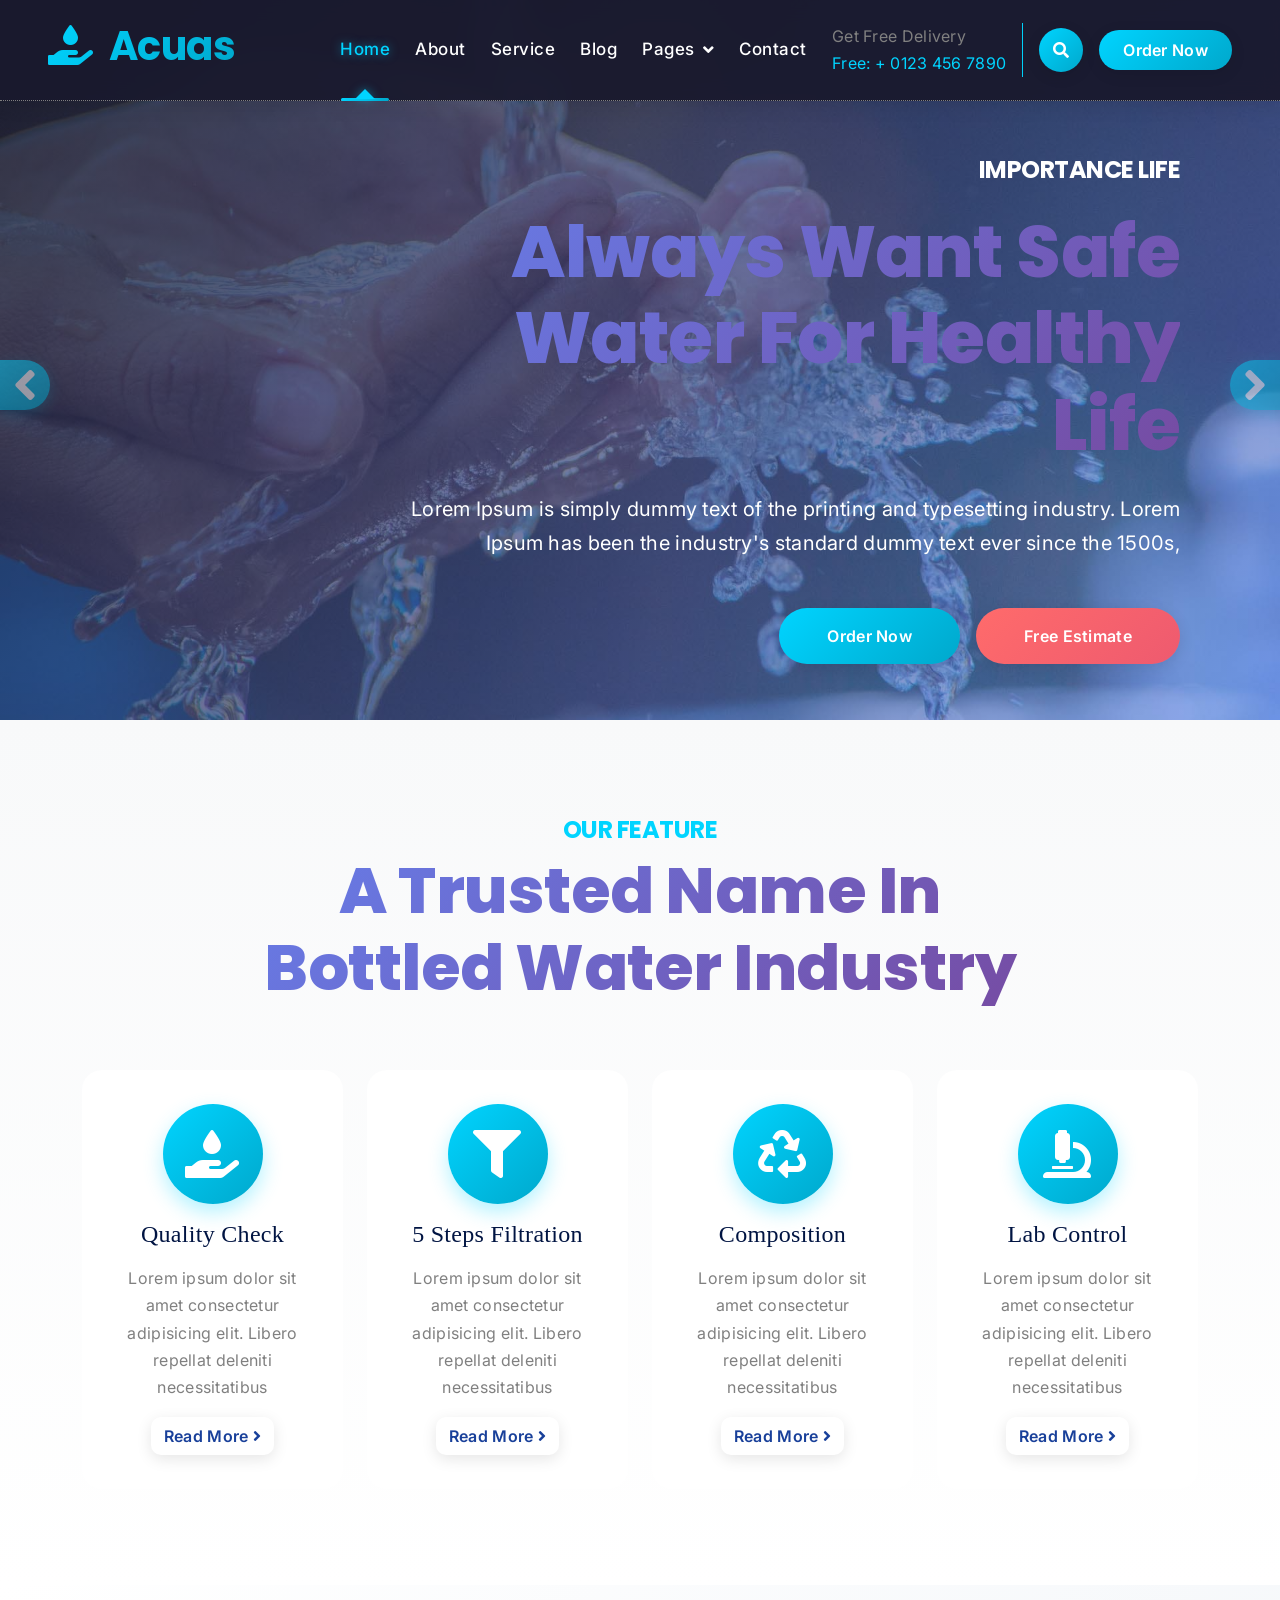
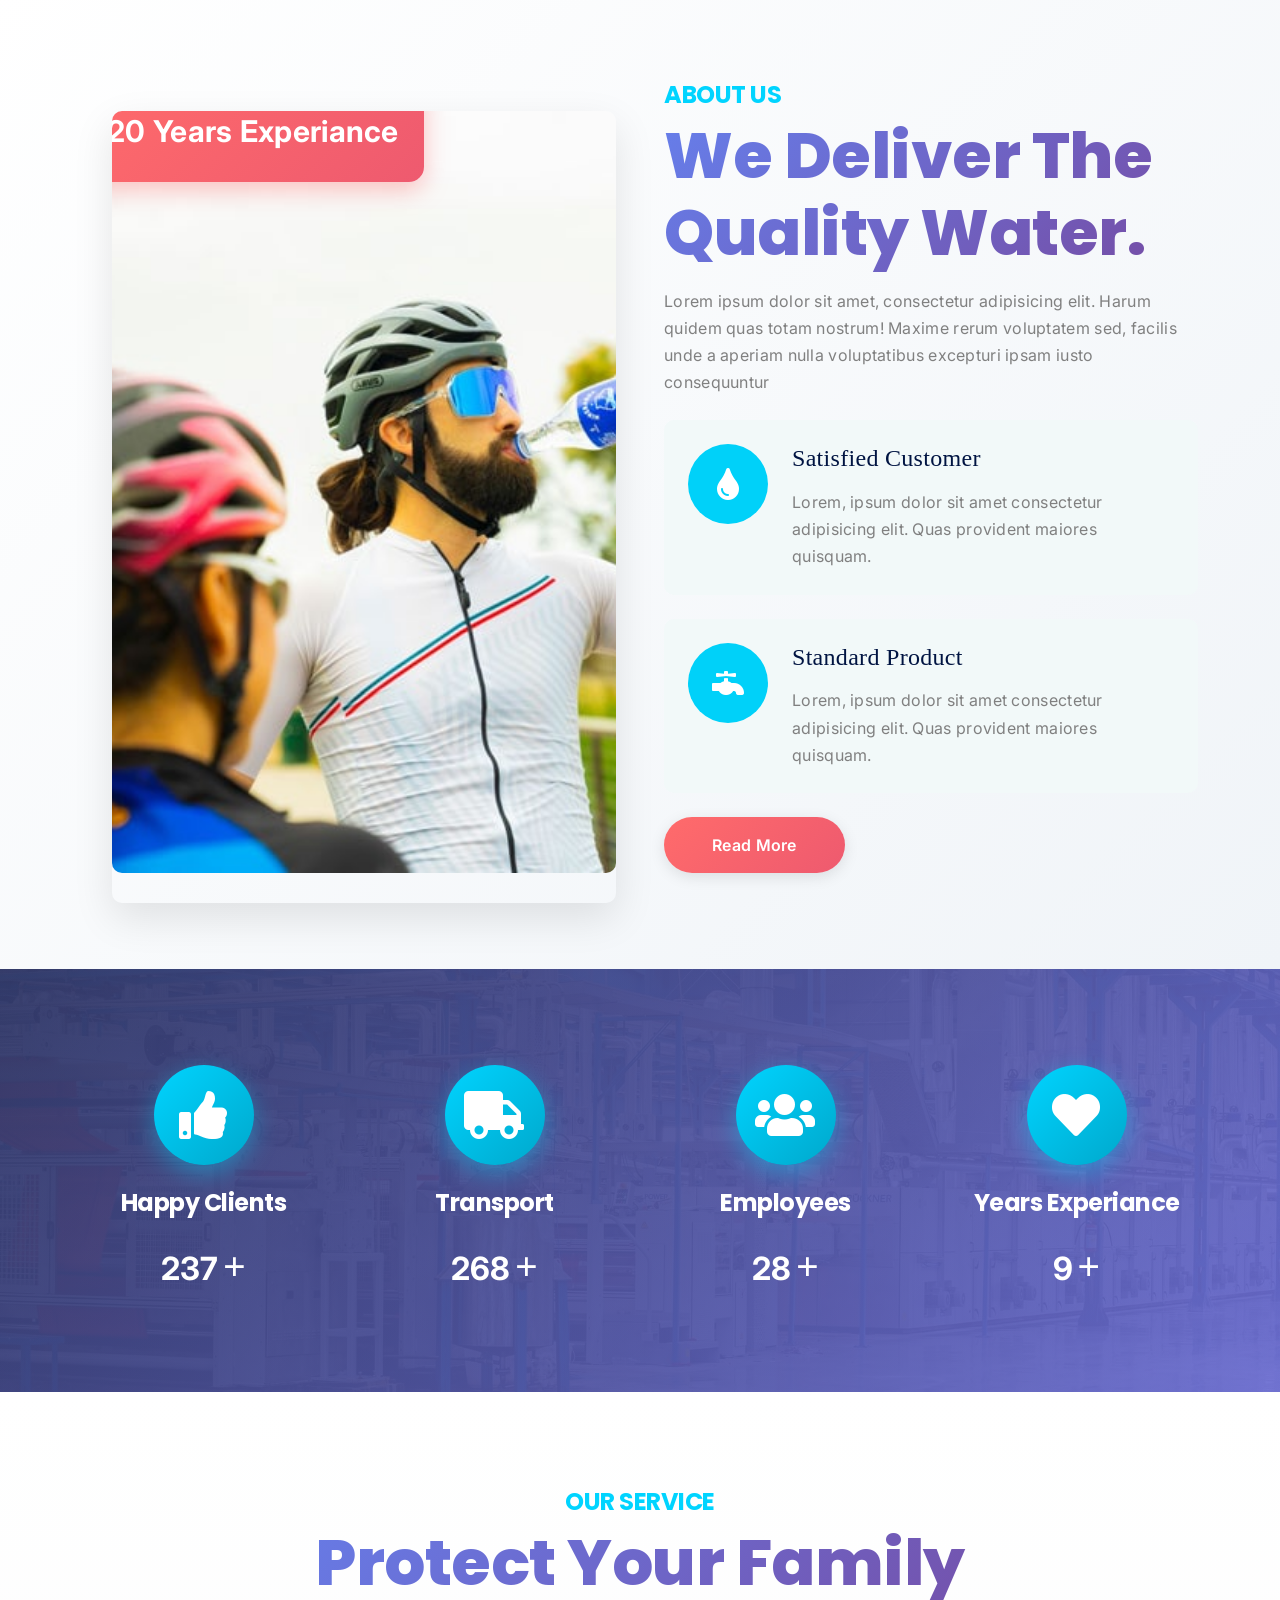
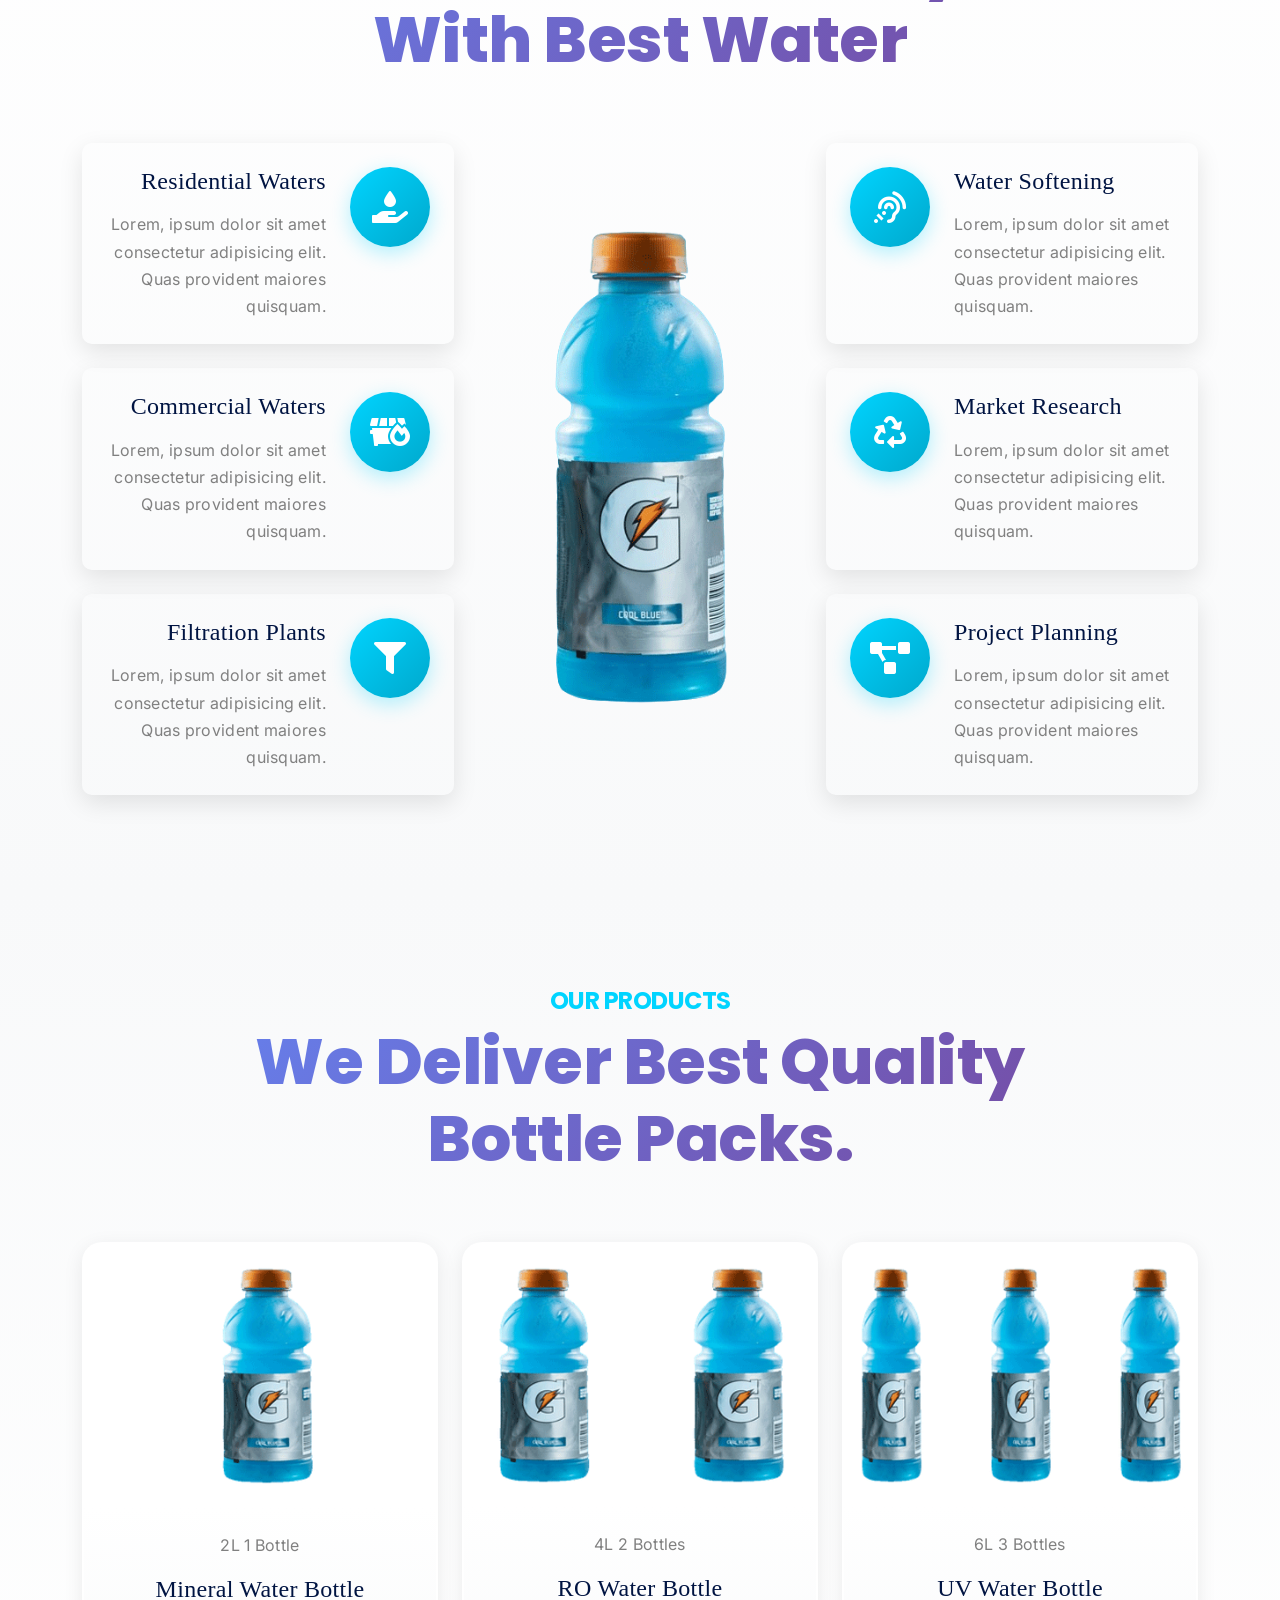
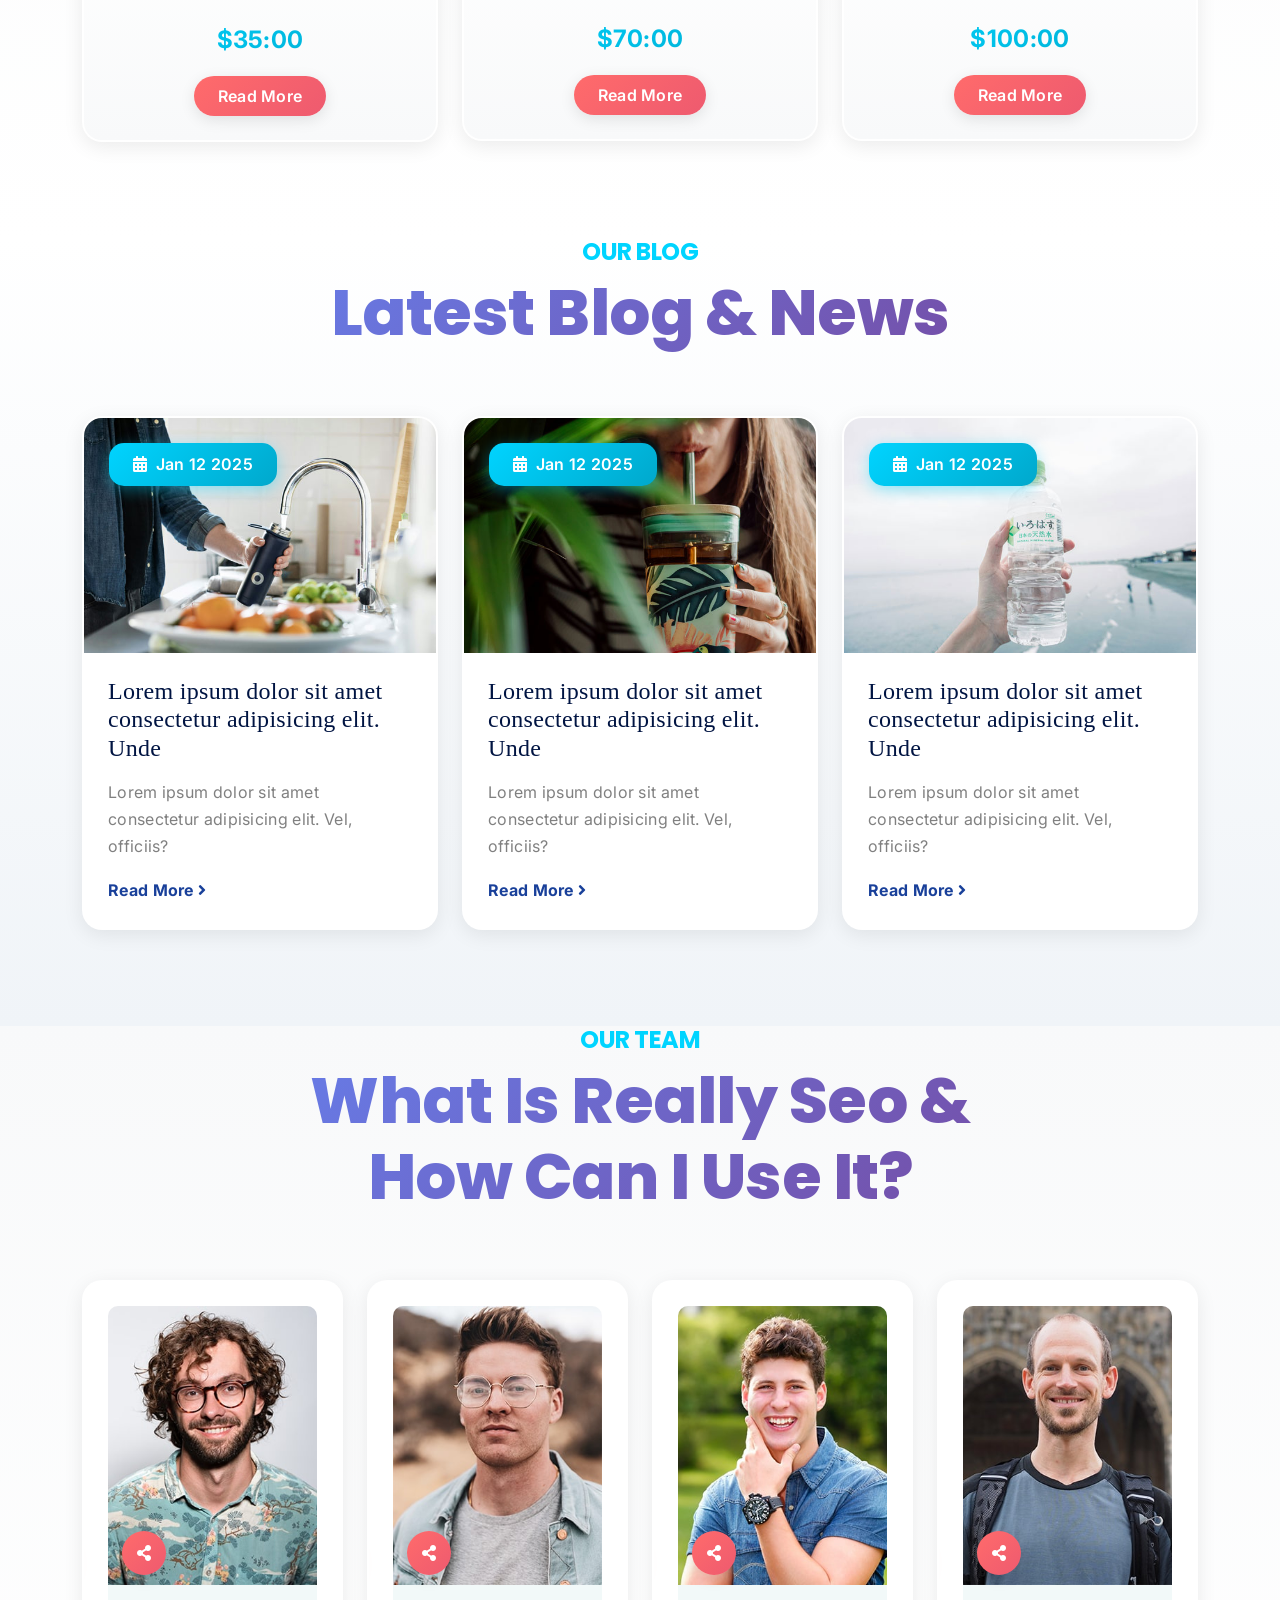
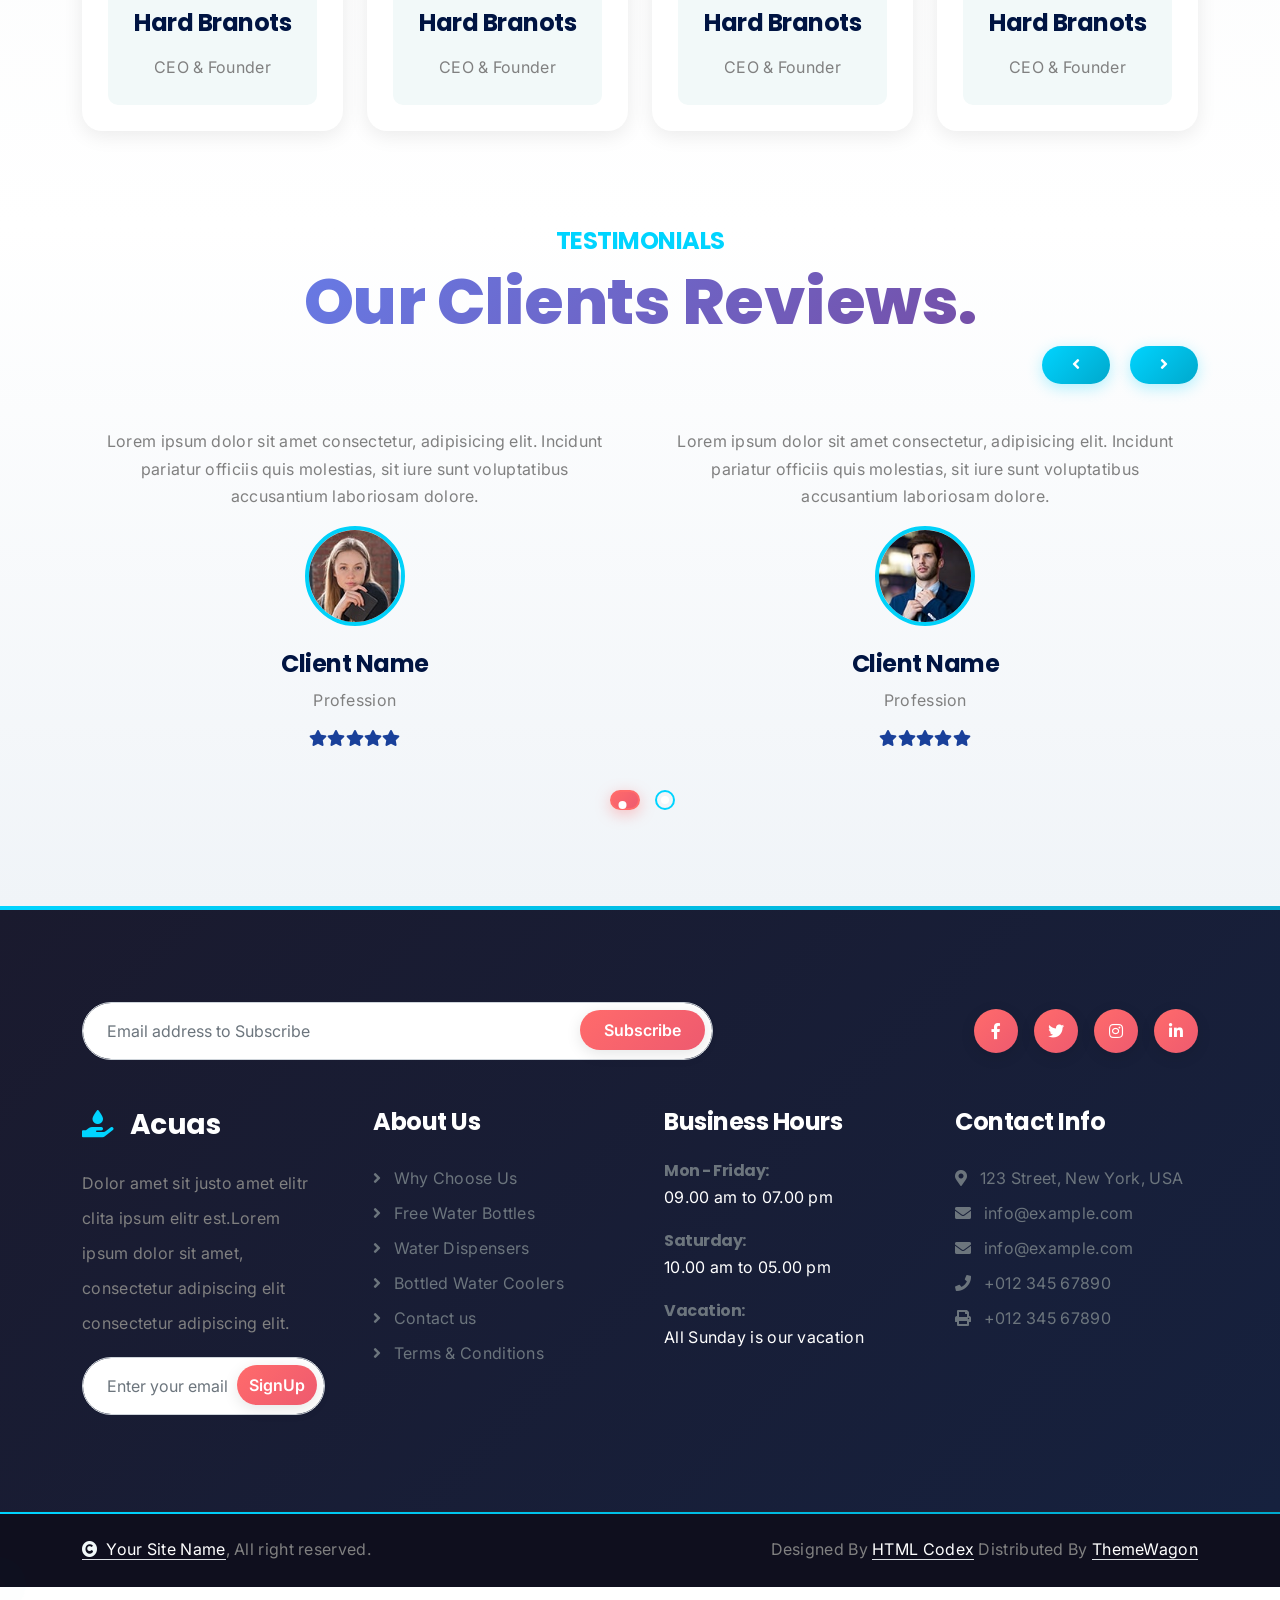
<file: index.html>
<!DOCTYPE html>
<html lang="en">

    <head>
        <meta charset="utf-8">
        <title>Acuas - Drinking Water Website Template</title>
        <meta content="width=device-width, initial-scale=1.0" name="viewport">
        <meta content="" name="keywords">
        <meta content="" name="description">

        <!-- Google Web Fonts -->
        <link rel="preconnect" href="https://fonts.googleapis.com">
        <link rel="preconnect" href="https://fonts.gstatic.com" crossorigin>
        <link href="https://fonts.googleapis.com/css2?family=Poppins:wght@300;400;500;600;700;800;900&family=Inter:wght@300;400;500;600;700;800&display=swap" rel="stylesheet"> 

        <!-- Icon Font Stylesheet -->
        <link rel="stylesheet" href="https://use.fontawesome.com/releases/v5.15.4/css/all.css"/>
        <link href="https://cdn.jsdelivr.net/npm/bootstrap-icons@1.4.1/font/bootstrap-icons.css" rel="stylesheet">

        <!-- Libraries Stylesheet -->
        <link href="lib/animate/animate.min.css" rel="stylesheet">
        <link href="lib/owlcarousel/assets/owl.carousel.min.css" rel="stylesheet">


        <!-- Customized Bootstrap Stylesheet -->
        <link href="css/bootstrap.min.css" rel="stylesheet">

        <!-- Template Stylesheet -->
        <link href="css/style.css" rel="stylesheet">
    </head>

    <body>

        <!-- Spinner Start -->
        <div id="spinner" class="show bg-white position-fixed translate-middle w-100 vh-100 top-50 start-50 d-flex align-items-center justify-content-center">
            <div class="spinner-border text-primary" style="width: 3rem; height: 3rem;" role="status">
                <span class="sr-only">Loading...</span>
            </div>
        </div>
        <!-- Spinner End -->

        <!-- Navbar & Hero Start -->
        <div class="container-fluid position-relative p-0">
            <nav class="navbar navbar-expand-lg navbar-light px-4 px-lg-5 py-3 py-lg-0">
                <a href="" class="navbar-brand p-0">
                    <h1 class="text-primary"><i class="fas fa-hand-holding-water me-3"></i>Acuas</h1>
                    <!-- <img src="img/logo.png" alt="Logo"> -->
                </a>
                <button class="navbar-toggler" type="button" data-bs-toggle="collapse" data-bs-target="#navbarCollapse">
                    <span class="fa fa-bars"></span>
                </button>
                <div class="collapse navbar-collapse" id="navbarCollapse">
                    <div class="navbar-nav ms-auto py-0">
                        <a href="index.html" class="nav-item nav-link active">Home</a>
                        <a href="about.html" class="nav-item nav-link">About</a>
                        <a href="service.html" class="nav-item nav-link">Service</a>
                        <a href="blog.html" class="nav-item nav-link">Blog</a>
                        <div class="nav-item dropdown">
                            <a href="#" class="nav-link dropdown-toggle" data-bs-toggle="dropdown">Pages</a>
                            <div class="dropdown-menu m-0">
                                <a href="feature.html" class="dropdown-item">Our Feature</a>
                                <a href="product.html" class="dropdown-item">Our Product</a>
                                <a href="team.html" class="dropdown-item">Our Team</a>
                                <a href="testimonial.html" class="dropdown-item">Testimonial</a>
                                <a href="404.html" class="dropdown-item">404 Page</a>
                            </div>
                        </div>
                        <a href="contact.html" class="nav-item nav-link">Contact</a>
                    </div>
                    <div class="d-none d-xl-flex me-3">
                        <div class="d-flex flex-column pe-3 border-end border-primary">
                            <span class="text-body">Get Free Delivery</span>
                            <a href="tel:+4733378901"><span class="text-primary">Free: + 0123 456 7890</span></a>
                        </div>
                    </div>
                    <button class="btn btn-primary btn-md-square d-flex flex-shrink-0 mb-3 mb-lg-0 rounded-circle me-3" data-bs-toggle="modal" data-bs-target="#searchModal"><i class="fas fa-search"></i></button>
                    <a href="" class="btn btn-primary rounded-pill d-inline-flex flex-shrink-0 py-2 px-4">Order Now</a>
                </div>
            </nav>

            <!-- Carousel Start -->
            <div class="carousel-header">
                <div id="carouselId" class="carousel slide" data-bs-ride="carousel">
                    <ol class="carousel-indicators">
                        <li data-bs-target="#carouselId" data-bs-slide-to="0" class="active"></li>
                        <li data-bs-target="#carouselId" data-bs-slide-to="1"></li>
                        <li data-bs-target="#carouselId" data-bs-slide-to="2"></li>
                    </ol>
                    <div class="carousel-inner" role="listbox">
                        <div class="carousel-item active">
                            <img src="img/carousel-1.jpg" class="img-fluid w-100" alt="Image">
                            <div class="carousel-caption-1">
                                <div class="carousel-caption-1-content" style="max-width: 900px;">
                                    <h4 class="text-white text-uppercase fw-bold mb-4 fadeInLeft animated" data-animation="fadeInLeft" data-delay="1s" style="animation-delay: 1s;" style="letter-spacing: 3px;">Importance life</h4>
                                    <h1 class="display-2 text-capitalize text-white mb-4 fadeInLeft animated" data-animation="fadeInLeft" data-delay="1.3s" style="animation-delay: 1.3s;">Always Want Safe Water For Healthy Life</h1>
                                    <p class="mb-5 fs-5 text-white fadeInLeft animated" data-animation="fadeInLeft" data-delay="1.5s" style="animation-delay: 1.5s;">Lorem Ipsum is simply dummy text of the printing and typesetting industry. Lorem Ipsum has been the industry's standard dummy text ever since the 1500s, 
                                    </p>
                                    <div class="carousel-caption-1-content-btn fadeInLeft animated" data-animation="fadeInLeft" data-delay="1.7s" style="animation-delay: 1.7s;">
                                        <a class="btn btn-primary rounded-pill flex-shrink-0 py-3 px-5 me-2" href="#">Order Now</a>
                                        <a class="btn btn-secondary rounded-pill flex-shrink-0 py-3 px-5 ms-2" href="#">Free Estimate</a>
                                    </div>
                                </div>
                            </div>
                        </div>
                        <div class="carousel-item">
                            <img src="img/carousel-2.jpg" class="img-fluid w-100" alt="Image">
                            <div class="carousel-caption-2">
                                <div class="carousel-caption-2-content" style="max-width: 900px;">
                                    <h4 class="text-white text-uppercase fw-bold mb-4 fadeInRight animated" data-animation="fadeInRight" data-delay="1s" style="animation-delay: 1s;" style="letter-spacing: 3px;">Importance life</h4>
                                    <h1 class="display-2 text-capitalize text-white mb-4 fadeInRight animated" data-animation="fadeInRight" data-delay="1.3s" style="animation-delay: 1.3s;">Always Want Safe Water For Healthy Life</h1>
                                    <p class="mb-5 fs-5 text-white fadeInRight animated" data-animation="fadeInRight" data-delay="1.5s" style="animation-delay: 1.5s;">Lorem Ipsum is simply dummy text of the printing and typesetting industry. Lorem Ipsum has been the industry's standard dummy text ever since the 1500s, 
                                    </p>
                                    <div class="carousel-caption-2-content-btn fadeInRight animated" data-animation="fadeInRight" data-delay="1.7s" style="animation-delay: 1.7s;">
                                        <a class="btn btn-primary rounded-pill flex-shrink-0 py-3 px-5 me-2" href="#">Order Now</a>
                                        <a class="btn btn-secondary rounded-pill flex-shrink-0 py-3 px-5 ms-2" href="#">Free Estimate</a>
                                    </div>
                                </div>
                            </div>
                        </div>
                    </div>
                    <button class="carousel-control-prev" type="button" data-bs-target="#carouselId" data-bs-slide="prev">
                        <span class="carousel-control-prev-icon btn btn-primary fadeInLeft animated" aria-hidden="true" data-animation="fadeInLeft" data-delay="1.1s" style="animation-delay: 1.3s;"> <i class="fa fa-angle-left fa-3x"></i></span>
                        <span class="visually-hidden">Previous</span>
                    </button>
                    <button class="carousel-control-next" type="button" data-bs-target="#carouselId" data-bs-slide="next">
                        <span class="carousel-control-next-icon btn btn-primary fadeInRight animated" aria-hidden="true" data-animation="fadeInLeft" data-delay="1.1s" style="animation-delay: 1.3s;"><i class="fa fa-angle-right fa-3x"></i></span>
                        <span class="visually-hidden">Next</span>
                    </button>
                </div>
            </div>
            <!-- Carousel End -->
        </div>
        <!-- Navbar & Hero End -->

        <!-- Modal Search Start -->
        <div class="modal fade" id="searchModal" tabindex="-1" aria-labelledby="exampleModalLabel" aria-hidden="true">
            <div class="modal-dialog modal-fullscreen">
                <div class="modal-content rounded-0">
                    <div class="modal-header">
                        <h4 class="modal-title mb-0" id="exampleModalLabel">Search by keyword</h4>
                        <button type="button" class="btn-close" data-bs-dismiss="modal" aria-label="Close"></button>
                    </div>
                    <div class="modal-body d-flex align-items-center">
                        <div class="input-group w-75 mx-auto d-flex">
                            <input type="search" class="form-control p-3" placeholder="keywords" aria-describedby="search-icon-1">
                            <span id="search-icon-1" class="input-group-text btn border p-3"><i class="fa fa-search text-white"></i></span>
                        </div>
                    </div>
                </div>
            </div>
        </div>
        <!-- Modal Search End -->

        <!-- feature Start -->
        <div class="container-fluid feature bg-light py-5">
            <div class="container py-5">
                <div class="text-center mx-auto pb-5 wow fadeInUp" data-wow-delay="0.2s" style="max-width: 800px;">
                    <h4 class="text-uppercase text-primary">Our Feature</h4>
                    <h1 class="display-3 text-capitalize mb-3">A Trusted Name In Bottled Water Industry</h1>
                </div>
                <div class="row g-4">
                    <div class=" col-md-6 col-lg-6 col-xl-3 wow fadeInUp" data-wow-delay="0.2s">
                        <div class="feature-item p-4">
                            <div class="feature-icon mb-3"><i class="fas fa-hand-holding-water text-white fa-3x"></i></div>
                            <a href="#" class="h4 mb-3">Quality Check</a>
                            <p class="mb-3">Lorem ipsum dolor sit amet consectetur adipisicing elit. Libero repellat deleniti necessitatibus</p>
                            <a href="#" class="btn text-secondary">Read More <i class="fa fa-angle-right"></i></a>
                        </div>
                    </div>
                    <div class="col-md-6 col-lg-6 col-xl-3 wow fadeInUp" data-wow-delay="0.4s">
                        <div class="feature-item p-4">
                            <div class="feature-icon mb-3"><i class="fas fa-filter text-white fa-3x"></i></div>
                            <a href="#" class="h4 mb-3">5 Steps Filtration</a>
                            <p class="mb-3">Lorem ipsum dolor sit amet consectetur adipisicing elit. Libero repellat deleniti necessitatibus</p>
                            <a href="#" class="btn text-secondary">Read More <i class="fa fa-angle-right"></i></a>
                        </div>
                    </div>
                    <div class="col-md-6 col-lg-6 col-xl-3 wow fadeInUp" data-wow-delay="0.6s">
                        <div class="feature-item p-4">
                            <div class="feature-icon mb-3"><i class="fas fa-recycle text-white fa-3x"></i></div>
                            <a href="#" class="h4 mb-3">Composition</a>
                            <p class="mb-3">Lorem ipsum dolor sit amet consectetur adipisicing elit. Libero repellat deleniti necessitatibus</p>
                            <a href="#" class="btn text-secondary">Read More <i class="fa fa-angle-right"></i></a>
                        </div>
                    </div>
                    <div class="col-md-6 col-lg-6 col-xl-3 wow fadeInUp" data-wow-delay="0.8s">
                        <div class="feature-item p-4">
                            <div class="feature-icon mb-3"><i class="fas fa-microscope text-white fa-3x"></i></div>
                            <a href="#" class="h4 mb-3">Lab Control</a>
                            <p class="mb-3">Lorem ipsum dolor sit amet consectetur adipisicing elit. Libero repellat deleniti necessitatibus</p>
                            <a href="#" class="btn text-secondary">Read More <i class="fa fa-angle-right"></i></a>
                        </div>
                    </div>
                </div>
            </div>
        </div>
        <!-- feature End -->


        <!-- About Start -->
        <div class="container-fluid about overflow-hidden py-5">
            <div class="container py-5">
                <div class="row g-5">
                    <div class="col-xl-6 wow fadeInLeft" data-wow-delay="0.2s">
                        <div class="about-img rounded h-100">
                            <img src="img/about.jpg" class="img-fluid rounded h-100 w-100" style="object-fit: cover;" alt="">
                            <div class="about-exp"><span>20 Years Experiance</span></div>
                        </div>
                    </div>
                    <div class="col-xl-6 wow fadeInRight" data-wow-delay="0.2s">
                        <div class="about-item">
                            <h4 class="text-primary text-uppercase">About Us</h4>
                            <h1 class="display-3 mb-3">We Deliver The Quality Water.</h1>
                            <p class="mb-4">Lorem ipsum dolor sit amet, consectetur adipisicing elit. Harum quidem quas totam nostrum! Maxime rerum voluptatem sed, facilis unde a aperiam nulla voluptatibus excepturi ipsam iusto consequuntur
                            </p>
                            <div class="bg-light rounded p-4 mb-4">
                                <div class="row">
                                    <div class="col-12">
                                        <div class="d-flex">
                                            <div class="pe-4">
                                                <div class="rounded-circle bg-primary d-flex align-items-center justify-content-center" style="width: 80px; height: 80px;"><i class="fas fa-tint text-white fa-2x"></i></div>
                                            </div>
                                            <div class="">
                                                <a href="#" class="h4 d-inline-block mb-3">Satisfied Customer</a>
                                                <p class="mb-0">Lorem, ipsum dolor sit amet consectetur adipisicing elit. Quas provident maiores quisquam.</p>
                                            </div>
                                        </div>
                                    </div>
                                </div>
                            </div>
                            <div class="bg-light rounded p-4 mb-4">
                                <div class="row">
                                    <div class="col-12">
                                        <div class="d-flex">
                                            <div class="pe-4">
                                                <div class="rounded-circle bg-primary d-flex align-items-center justify-content-center" style="width: 80px; height: 80px;"><i class="fas fa-faucet text-white fa-2x"></i></div>
                                            </div>
                                            <div class="">
                                                <a href="#" class="h4 d-inline-block mb-3">Standard Product</a>
                                                <p class="mb-0">Lorem, ipsum dolor sit amet consectetur adipisicing elit. Quas provident maiores quisquam.</p>
                                            </div>
                                        </div>
                                    </div>
                                </div>
                            </div>
                            <a href="#" class="btn btn-secondary rounded-pill py-3 px-5">Read More</a>
                        </div>
                    </div>
                </div>
            </div>
        </div>
        <!-- About End -->


        <!-- Fact Counter -->
        <div class="container-fluid counter py-5">
            <div class="container py-5">
                <div class="row g-5">
                    <div class="col-md-6 col-lg-6 col-xl-3 wow fadeInUp" data-wow-delay="0.2s">
                        <div class="counter-item">
                            <div class="counter-item-icon mx-auto">
                                <i class="fas fa-thumbs-up fa-3x text-white"></i>
                            </div>
                            <h4 class="text-white my-4">Happy Clients</h4>
                            <div class="counter-counting">
                                <span class="text-white fs-2 fw-bold" data-toggle="counter-up">456</span>
                                <span class="h1 fw-bold text-white">+</span>
                            </div>
                        </div>
                    </div>
                    <div class="col-md-6 col-lg-6 col-xl-3 wow fadeInUp" data-wow-delay="0.4s">
                        <div class="counter-item">
                            <div class="counter-item-icon mx-auto">
                                <i class="fas fa-truck fa-3x text-white"></i>
                            </div>
                            <h4 class="text-white my-4">Transport</h4>
                            <div class="counter-counting">
                                <span class="text-white fs-2 fw-bold" data-toggle="counter-up">513</span>
                                <span class="h1 fw-bold text-white">+</span>
                            </div>
                        </div>
                    </div>
                    <div class="col-md-6 col-lg-6 col-xl-3 wow fadeInUp" data-wow-delay="0.6s">
                        <div class="counter-item">
                            <div class="counter-item-icon mx-auto">
                                <i class="fas fa-users fa-3x text-white"></i>
                            </div>
                            <h4 class="text-white my-4">Employees</h4>
                            <div class="counter-counting">
                                <span class="text-white fs-2 fw-bold" data-toggle="counter-up">53</span>
                                <span class="h1 fw-bold text-white">+</span>
                            </div>
                        </div>
                    </div>
                    <div class="col-md-6 col-lg-6 col-xl-3 wow fadeInUp" data-wow-delay="0.8s">
                        <div class="counter-item">
                            <div class="counter-item-icon mx-auto">
                                <i class="fas fa-heart fa-3x text-white"></i>
                            </div>
                            <h4 class="text-white my-4">Years Experiance</h4>
                            <div class="counter-counting">
                                <span class="text-white fs-2 fw-bold" data-toggle="counter-up">17</span>
                                <span class="h1 fw-bold text-white">+</span>
                            </div>
                        </div>
                    </div>
                </div>
            </div>
        </div>
        <!-- Fact Counter -->

        <!-- Service Start -->
        <div class="container-fluid service bg-light overflow-hidden py-5">
            <div class="container py-5">
                <div class="text-center mx-auto pb-5 wow fadeInUp" data-wow-delay="0.2s" style="max-width: 800px;">
                    <h4 class="text-uppercase text-primary">Our Service</h4>
                    <h1 class="display-3 text-capitalize mb-3">Protect Your Family with Best Water</h1>
                </div>
                <div class="row gx-0 gy-4 align-items-center">
                    <div class="col-lg-6 col-xl-4 wow fadeInLeft" data-wow-delay="0.2s">
                        <div class="service-item rounded p-4 mb-4">
                            <div class="row">
                                <div class="col-12">
                                    <div class="d-flex">
                                        <div class="service-content text-end">
                                            <a href="#" class="h4 d-inline-block mb-3">Residential Waters</a>
                                            <p class="mb-0">Lorem, ipsum dolor sit amet consectetur adipisicing elit. Quas provident maiores quisquam.</p>
                                        </div>
                                        <div class="ps-4">
                                            <div class="service-btn"><i class="fas fa-hand-holding-water text-white fa-2x"></i></div>
                                        </div>
                                    </div>
                                </div>
                            </div>
                        </div>
                        <div class="service-item rounded p-4 mb-4">
                            <div class="row">
                                <div class="col-12">
                                    <div class="d-flex">
                                        <div class="service-content text-end">
                                            <a href="#" class="h4 d-inline-block mb-3">Commercial Waters</a>
                                            <p class="mb-0">Lorem, ipsum dolor sit amet consectetur adipisicing elit. Quas provident maiores quisquam.</p>
                                        </div>
                                        <div class="ps-4">
                                            <div class="service-btn"><i class="fas fa-dumpster-fire text-white fa-2x"></i></div>
                                        </div>
                                    </div>
                                </div>
                            </div>
                        </div>
                        <div class="service-item rounded p-4 mb-0">
                            <div class="row">
                                <div class="col-12">
                                    <div class="d-flex">
                                        <div class="service-content text-end">
                                            <a href="#" class="h4 d-inline-block mb-3">Filtration Plants</a>
                                            <p class="mb-0">Lorem, ipsum dolor sit amet consectetur adipisicing elit. Quas provident maiores quisquam.</p>
                                        </div>
                                        <div class="ps-4">
                                            <div class="service-btn"><i class="fas fa-filter text-white fa-2x"></i></div>
                                        </div>
                                    </div>
                                </div>
                            </div>
                        </div>
                    </div>
                    <div class="col-lg-6 col-xl-4 wow fadeInUp" data-wow-delay="0.3s">
                        <div class="bg-transparent">
                            <img src="img/water.png" class="img-fluid w-100" alt="">
                        </div>
                    </div>
                    <div class="col-lg-6 col-xl-4 wow fadeInRight" data-wow-delay="0.2s">
                        <div class="service-item rounded p-4 mb-4">
                            <div class="row">
                                <div class="col-12">
                                    <div class="d-flex">
                                        <div class="pe-4">
                                            <div class="service-btn"><i class="fas fa-assistive-listening-systems text-white fa-2x"></i></div>
                                        </div>
                                        <div class="service-content">
                                            <a href="#" class="h4 d-inline-block mb-3">Water Softening</a>
                                            <p class="mb-0">Lorem, ipsum dolor sit amet consectetur adipisicing elit. Quas provident maiores quisquam.</p>
                                        </div>
                                    </div>
                                </div>
                            </div>
                        </div>
                        <div class="service-item rounded p-4 mb-4">
                            <div class="row">
                                <div class="col-12">
                                    <div class="d-flex">
                                        <div class="pe-4">
                                            <div class="service-btn"><i class="fas fa-recycle text-white fa-2x"></i></div>
                                        </div>
                                        <div class="service-content">
                                            <a href="#" class="h4 d-inline-block mb-3">Market Research</a>
                                            <p class="mb-0">Lorem, ipsum dolor sit amet consectetur adipisicing elit. Quas provident maiores quisquam.</p>
                                        </div>
                                    </div>
                                </div>
                            </div>
                        </div>
                        <div class="service-item rounded p-4 mb-0">
                            <div class="row">
                                <div class="col-12">
                                    <div class="d-flex">
                                        <div class="pe-4">
                                            <div class="service-btn"><i class="fas fa-project-diagram text-white fa-2x"></i></div>
                                        </div>
                                        <div class="service-content">
                                            <a href="#" class="h4 d-inline-block mb-3">Project Planning</a>
                                            <p class="mb-0">Lorem, ipsum dolor sit amet consectetur adipisicing elit. Quas provident maiores quisquam.</p>
                                        </div>
                                    </div>
                                </div>
                            </div>
                        </div>
                    </div>
                </div>
            </div>
        </div>
        <!-- Service End -->


        <!-- Products Start -->
        <div class="container-fluid product py-5">
            <div class="container py-5">
                <div class="text-center mx-auto pb-5 wow fadeInUp" data-wow-delay="0.2s" style="max-width: 800px;">
                    <h4 class="text-uppercase text-primary">Our Products</h4>
                    <h1 class="display-3 text-capitalize mb-3">We Deliver Best Quality Bottle Packs.</h1>
                </div>
                <div class="row g-4 justify-content-center">
                    <div class="col-lg-6 col-xl-4 wow fadeInUp" data-wow-delay="0.2s">
                        <div class="product-item">
                            <img src="img/product-3.png" class="img-fluid w-100 rounded-top"  alt="Image">
                            <div class="product-content bg-light text-center rounded-bottom p-4">
                                <p>2L 1 Bottle</p>
                                <a href="#" class="h4 d-inline-block mb-3">Mineral Water Bottle</a>
                                <p class="fs-4 text-primary mb-3">$35:00</p>
                                <a href="#" class="btn btn-secondary rounded-pill py-2 px-4">Read More</a>
                            </div>
                        </div>
                    </div>
                    <div class="col-lg-6 col-xl-4 wow fadeInUp" data-wow-delay="0.4s">
                        <div class="product-item">
                            <img src="img/product-2.png" class="img-fluid w-100 rounded-top"  alt="Image">
                            <div class="product-content bg-light text-center rounded-bottom p-4">
                                <p>4L 2 Bottles</p>
                                <a href="#" class="h4 d-inline-block mb-3">RO Water Bottle</a>
                                <p class="fs-4 text-primary mb-3">$70:00</p>
                                <a href="#" class="btn btn-secondary rounded-pill py-2 px-4">Read More</a>
                            </div>
                        </div>
                    </div>
                    <div class="col-lg-6 col-xl-4 wow fadeInUp" data-wow-delay="0.6s">
                        <div class="product-item">
                            <img src="img/product-1.png" class="img-fluid w-100 rounded-top"  alt="Image">
                            <div class="product-content bg-light text-center rounded-bottom p-4">
                                <p>6L 3 Bottles</p>
                                <a href="#" class="h4 d-inline-block mb-3">UV Water Bottle</a>
                                <p class="fs-4 text-primary mb-3">$100:00</p>
                                <a href="#" class="btn btn-secondary rounded-pill py-2 px-4">Read More</a>
                            </div>
                        </div>
                    </div>
                </div>
            </div>
        </div>
        <!-- Products End -->


        <!-- Blog Start -->
        <div class="container-fluid blog pb-5">
            <div class="container pb-5">
                <div class="text-center mx-auto pb-5 wow fadeInUp" data-wow-delay="0.2s" style="max-width: 800px;">
                    <h4 class="text-uppercase text-primary">Our Blog</h4>
                    <h1 class="display-3 text-capitalize mb-3">Latest Blog & News</h1>
                </div>
                <div class="row g-4 justify-content-center">
                    <div class="col-lg-6 col-xl-4 wow fadeInUp" data-wow-delay="0.2s">
                        <div class="blog-item">
                            <div class="blog-img">
                                <img src="img/blog-1.jpg" class="img-fluid rounded-top w-100" alt="">
                                <div class="blog-date px-4 py-2"><i class="fa fa-calendar-alt me-1"></i> Jan 12 2025</div>
                            </div>
                            <div class="blog-content rounded-bottom p-4">
                                <a href="#" class="h4 d-inline-block mb-3">Lorem ipsum dolor sit amet consectetur adipisicing elit. Unde</a>
                                <p>Lorem ipsum dolor sit amet consectetur adipisicing elit. Vel, officiis?</p>
                                <a href="#" class="fw-bold text-secondary">Read More <i class="fa fa-angle-right"></i></a>
                            </div>
                        </div>
                    </div>
                    <div class="col-lg-6 col-xl-4 wow fadeInUp" data-wow-delay="0.4s">
                        <div class="blog-item">
                            <div class="blog-img">
                                <img src="img/blog-2.jpg" class="img-fluid rounded-top w-100" alt="">
                                <div class="blog-date px-4 py-2"><i class="fa fa-calendar-alt me-1"></i> Jan 12 2025</div>
                            </div>
                            <div class="blog-content rounded-bottom p-4">
                                <a href="#" class="h4 d-inline-block mb-3">Lorem ipsum dolor sit amet consectetur adipisicing elit. Unde</a>
                                <p>Lorem ipsum dolor sit amet consectetur adipisicing elit. Vel, officiis?</p>
                                <a href="#" class="fw-bold text-secondary">Read More <i class="fa fa-angle-right"></i></a>
                            </div>
                        </div>
                    </div>
                    <div class="col-lg-6 col-xl-4 wow fadeInUp" data-wow-delay="0.6s">
                        <div class="blog-item">
                            <div class="blog-img">
                                <img src="img/blog-3.jpg" class="img-fluid rounded-top w-100" alt="">
                                <div class="blog-date px-4 py-2"><i class="fa fa-calendar-alt me-1"></i> Jan 12 2025</div>
                            </div>
                            <div class="blog-content rounded-bottom p-4">
                                <a href="#" class="h4 d-inline-block mb-3">Lorem ipsum dolor sit amet consectetur adipisicing elit. Unde</a>
                                <p>Lorem ipsum dolor sit amet consectetur adipisicing elit. Vel, officiis?</p>
                                <a href="#" class="fw-bold text-secondary">Read More <i class="fa fa-angle-right"></i></a>
                            </div>
                        </div>
                    </div>
                </div>
            </div>
        </div>
        <!-- Blog End -->


        <!-- Team Start -->
        <div class="container-fluid team pb-5">
            <div class="container pb-5">
                <div class="text-center mx-auto pb-5 wow fadeInUp" data-wow-delay="0.2s" style="max-width: 800px;">
                    <h4 class="text-uppercase text-primary">Our Team</h4>
                    <h1 class="display-3 text-capitalize mb-3">What is Really seo & How Can I Use It?</h1>
                </div>
                <div class="row g-4">
                    <div class="col-md-6 col-lg-6 col-xl-3 wow fadeInUp" data-wow-delay="0.2s">
                        <div class="team-item p-4">
                            <div class="team-inner rounded">
                                <div class="team-img">
                                    <img src="img/team-1.jpg" class="img-fluid rounded-top w-100" alt="Image">
                                    <div class="team-share">
                                        <a class="btn btn-secondary btn-md-square rounded-pill text-white mx-1" href=""><i class="fas fa-share-alt"></i></a>
                                    </div>
                                    <div class="team-icon rounded-pill py-2 px-2">
                                        <a class="btn btn-secondary btn-sm-square rounded-pill mx-1" href=""><i class="fab fa-facebook-f"></i></a>
                                        <a class="btn btn-secondary btn-sm-square rounded-pill me-1" href=""><i class="fab fa-twitter"></i></a>
                                        <a class="btn btn-secondary btn-sm-square rounded-pill me-1" href=""><i class="fab fa-linkedin-in"></i></a>
                                        <a class="btn btn-secondary btn-sm-square rounded-pill me-1" href=""><i class="fab fa-instagram"></i></a>
                                    </div>
                                </div>
                                <div class="bg-light rounded-bottom text-center py-4">
                                    <h4 class="mb-3">Hard Branots</h4>
                                    <p class="mb-0">CEO & Founder</p>
                                </div>
                            </div>
                        </div>
                    </div>
                    <div class="col-md-6 col-lg-6 col-xl-3 wow fadeInUp" data-wow-delay="0.4s">
                        <div class="team-item p-4">
                            <div class="team-inner rounded">
                                <div class="team-img">
                                    <img src="img/team-2.jpg" class="img-fluid rounded-top w-100" alt="Image">
                                    <div class="team-share">
                                        <a class="btn btn-secondary btn-md-square rounded-pill text-white mx-1" href=""><i class="fas fa-share-alt"></i></a>
                                    </div>
                                    <div class="team-icon rounded-pill py-2 px-2">
                                        <a class="btn btn-secondary btn-sm-square rounded-pill mx-1" href=""><i class="fab fa-facebook-f"></i></a>
                                        <a class="btn btn-secondary btn-sm-square rounded-pill me-1" href=""><i class="fab fa-twitter"></i></a>
                                        <a class="btn btn-secondary btn-sm-square rounded-pill me-1" href=""><i class="fab fa-linkedin-in"></i></a>
                                        <a class="btn btn-secondary btn-sm-square rounded-pill me-1" href=""><i class="fab fa-instagram"></i></a>
                                    </div>
                                </div>
                                <div class="bg-light rounded-bottom text-center py-4">
                                    <h4 class="mb-3">Hard Branots</h4>
                                    <p class="mb-0">CEO & Founder</p>
                                </div>
                            </div>
                        </div>
                    </div>
                    <div class="col-md-6 col-lg-6 col-xl-3 wow fadeInUp" data-wow-delay="0.6s">
                        <div class="team-item p-4">
                            <div class="team-inner rounded">
                                <div class="team-img">
                                    <img src="img/team-3.jpg" class="img-fluid rounded-top w-100" alt="Image">
                                    <div class="team-share">
                                        <a class="btn btn-secondary btn-md-square rounded-pill text-white mx-1" href=""><i class="fas fa-share-alt"></i></a>
                                    </div>
                                    <div class="team-icon rounded-pill py-2 px-2">
                                        <a class="btn btn-secondary btn-sm-square rounded-pill mx-1" href=""><i class="fab fa-facebook-f"></i></a>
                                        <a class="btn btn-secondary btn-sm-square rounded-pill me-1" href=""><i class="fab fa-twitter"></i></a>
                                        <a class="btn btn-secondary btn-sm-square rounded-pill me-1" href=""><i class="fab fa-linkedin-in"></i></a>
                                        <a class="btn btn-secondary btn-sm-square rounded-pill me-1" href=""><i class="fab fa-instagram"></i></a>
                                    </div>
                                </div>
                                <div class="bg-light rounded-bottom text-center py-4">
                                    <h4 class="mb-3">Hard Branots</h4>
                                    <p class="mb-0">CEO & Founder</p>
                                </div>
                            </div>
                        </div>
                    </div>
                    <div class="col-md-6 col-lg-6 col-xl-3 wow fadeInUp" data-wow-delay="0.8s">
                        <div class="team-item p-4">
                            <div class="team-inner rounded">
                                <div class="team-img">
                                    <img src="img/team-4.jpg" class="img-fluid rounded-top w-100" alt="Image">
                                    <div class="team-share">
                                        <a class="btn btn-secondary btn-md-square rounded-pill text-white mx-1" href=""><i class="fas fa-share-alt"></i></a>
                                    </div>
                                    <div class="team-icon rounded-pill py-2 px-2">
                                        <a class="btn btn-secondary btn-sm-square rounded-pill mx-1" href=""><i class="fab fa-facebook-f"></i></a>
                                        <a class="btn btn-secondary btn-sm-square rounded-pill me-1" href=""><i class="fab fa-twitter"></i></a>
                                        <a class="btn btn-secondary btn-sm-square rounded-pill me-1" href=""><i class="fab fa-linkedin-in"></i></a>
                                        <a class="btn btn-secondary btn-sm-square rounded-pill me-1" href=""><i class="fab fa-instagram"></i></a>
                                    </div>
                                </div>
                                <div class="bg-light rounded-bottom text-center py-4">
                                    <h4 class="mb-3">Hard Branots</h4>
                                    <p class="mb-0">CEO & Founder</p>
                                </div>
                            </div>
                        </div>
                    </div>
                </div>
            </div>
        </div>
        <!-- Team End -->

        <!-- Testimonial Start -->
        <div class="container-fluid testimonial pb-5">
            <div class="container pb-5">
                <div class="text-center mx-auto pb-5 wow fadeInUp" data-wow-delay="0.2s" style="max-width: 800px;">
                    <h4 class="text-uppercase text-primary">Testimonials</h4>
                    <h1 class="display-3 text-capitalize mb-3">Our clients reviews.</h1>
                </div>
                <div class="owl-carousel testimonial-carousel wow fadeInUp" data-wow-delay="0.3s">
                    <div class="testimonial-item text-center p-4">
                        <p>Lorem ipsum dolor sit amet consectetur, adipisicing elit. Incidunt pariatur officiis quis molestias, sit iure sunt voluptatibus accusantium laboriosam dolore.
                        </p>
                        <div class="d-flex justify-content-center mb-4">
                            <img src="img/testimonial-1.jpg" class="img-fluid border border-4 border-primary" style="width: 100px; height: 100px; border-radius: 50px;" alt="">
                        </div>
                        <div class="d-block">
                            <h4 class="text-dark">Client Name</h4>
                            <p class="m-0 pb-3">Profession</p>
                            <div class="d-flex justify-content-center text-secondary">
                                <i class="fas fa-star"></i>
                                <i class="fas fa-star"></i>
                                <i class="fas fa-star"></i>
                                <i class="fas fa-star"></i>
                                <i class="fas fa-star"></i>
                            </div>
                        </div>
                    </div>
                    <div class="testimonial-item text-center p-4">
                        <p>Lorem ipsum dolor sit amet consectetur, adipisicing elit. Incidunt pariatur officiis quis molestias, sit iure sunt voluptatibus accusantium laboriosam dolore.
                        </p>
                        <div class="d-flex justify-content-center mb-4">
                            <img src="img/testimonial-2.jpg" class="img-fluid border border-4 border-primary" style="width: 100px; height: 100px; border-radius: 50px;" alt="">
                        </div>
                        <div class="d-block">
                            <h4 class="text-dark">Client Name</h4>
                            <p class="m-0 pb-3">Profession</p>
                            <div class="d-flex justify-content-center text-secondary">
                                <i class="fas fa-star"></i>
                                <i class="fas fa-star"></i>
                                <i class="fas fa-star"></i>
                                <i class="fas fa-star"></i>
                                <i class="fas fa-star"></i>
                            </div>
                        </div>
                    </div>
                    <div class="testimonial-item text-center p-4">
                        <p>Lorem ipsum dolor sit amet consectetur, adipisicing elit. Incidunt pariatur officiis quis molestias, sit iure sunt voluptatibus accusantium laboriosam dolore.
                        </p>
                        <div class="d-flex justify-content-center mb-4">
                            <img src="img/testimonial-3.jpg" class="img-fluid border border-4 border-primary" style="width: 100px; height: 100px; border-radius: 50px;" alt="">
                        </div>
                        <div class="d-block">
                            <h4 class="text-dark">Client Name</h4>
                            <p class="m-0 pb-3">Profession</p>
                            <div class="d-flex justify-content-center text-secondary">
                                <i class="fas fa-star"></i>
                                <i class="fas fa-star"></i>
                                <i class="fas fa-star"></i>
                                <i class="fas fa-star"></i>
                                <i class="fas fa-star"></i>
                            </div>
                        </div>
                    </div>
                    <div class="testimonial-item text-center p-4">
                        <p>Lorem ipsum dolor sit amet consectetur, adipisicing elit. Incidunt pariatur officiis quis molestias, sit iure sunt voluptatibus accusantium laboriosam dolore.
                        </p>
                        <div class="d-flex justify-content-center mb-4">
                            <img src="img/testimonial-3.jpg" class="img-fluid border border-4 border-primary" style="width: 100px; height: 100px; border-radius: 50px;" alt="">
                        </div>
                        <div class="d-block">
                            <h4 class="text-dark">Client Name</h4>
                            <p class="m-0 pb-3">Profession</p>
                            <div class="d-flex justify-content-center text-secondary">
                                <i class="fas fa-star"></i>
                                <i class="fas fa-star"></i>
                                <i class="fas fa-star"></i>
                                <i class="fas fa-star"></i>
                                <i class="fas fa-star"></i>
                            </div>
                        </div>
                    </div>
                </div>
            </div>
        </div>
        <!-- Testimonial End -->

        <!-- Footer Start -->
        <div class="container-fluid footer py-5 wow fadeIn" data-wow-delay="0.2s">
            <div class="container py-5">
                <div class="row g-5 mb-5 align-items-center">
                    <div class="col-lg-7">
                        <div class="position-relative mx-auto">
                            <input class="form-control rounded-pill w-100 py-3 ps-4 pe-5" type="text" placeholder="Email address to Subscribe">
                            <button type="button" class="btn btn-secondary rounded-pill position-absolute top-0 end-0 py-2 px-4 mt-2 me-2">Subscribe</button>
                        </div>
                    </div>
                    <div class="col-lg-5">
                        <div class="d-flex align-items-center justify-content-center justify-content-lg-end">
                            <a class="btn btn-secondary btn-md-square rounded-circle me-3" href=""><i class="fab fa-facebook-f"></i></a>
                            <a class="btn btn-secondary btn-md-square rounded-circle me-3" href=""><i class="fab fa-twitter"></i></a>
                            <a class="btn btn-secondary btn-md-square rounded-circle me-3" href=""><i class="fab fa-instagram"></i></a>
                            <a class="btn btn-secondary btn-md-square rounded-circle me-0" href=""><i class="fab fa-linkedin-in"></i></a>
                        </div>
                    </div>
                </div>
                <div class="row g-5">
                    <div class="col-md-6 col-lg-6 col-xl-3">
                        <div class="footer-item d-flex flex-column">
                            <div class="footer-item">
                                <h3 class="text-white mb-4"><i class="fas fa-hand-holding-water text-primary me-3"></i>Acuas</h3>
                                <p class="mb-3">Dolor amet sit justo amet elitr clita ipsum elitr est.Lorem ipsum dolor sit amet, consectetur adipiscing elit consectetur adipiscing elit.</p>
                            </div>
                            <div class="position-relative">
                                <input class="form-control rounded-pill w-100 py-3 ps-4 pe-5" type="text" placeholder="Enter your email">
                                <button type="button" class="btn btn-secondary rounded-pill position-absolute top-0 end-0 py-2 mt-2 me-2">SignUp</button>
                            </div>
                        </div>
                    </div>
                    <div class="col-md-6 col-lg-6 col-xl-3">
                        <div class="footer-item d-flex flex-column">
                            <h4 class="text-white mb-4">About Us</h4>
                            <a href="#"><i class="fas fa-angle-right me-2"></i> Why Choose Us</a>
                            <a href="#"><i class="fas fa-angle-right me-2"></i> Free Water Bottles</a>
                            <a href="#"><i class="fas fa-angle-right me-2"></i> Water Dispensers</a>
                            <a href="#"><i class="fas fa-angle-right me-2"></i> Bottled Water Coolers</a>
                            <a href="#"><i class="fas fa-angle-right me-2"></i> Contact us</a>
                            <a href="#"><i class="fas fa-angle-right me-2"></i> Terms & Conditions</a>
                        </div>
                    </div>
                    <div class="col-md-6 col-lg-6 col-xl-3">
                        <div class="footer-item d-flex flex-column">
                            <h4 class="text-white mb-4">Business Hours</h4>
                            <div class="mb-3">
                                <h6 class="text-muted mb-0">Mon - Friday:</h6>
                                <p class="text-white mb-0">09.00 am to 07.00 pm</p>
                            </div>
                            <div class="mb-3">
                                <h6 class="text-muted mb-0">Saturday:</h6>
                                <p class="text-white mb-0">10.00 am to 05.00 pm</p>
                            </div>
                            <div class="mb-3">
                                <h6 class="text-muted mb-0">Vacation:</h6>
                                <p class="text-white mb-0">All Sunday is our vacation</p>
                            </div>
                        </div>
                    </div>
                    <div class="col-md-6 col-lg-6 col-xl-3">
                        <div class="footer-item d-flex flex-column">
                            <h4 class="text-white mb-4">Contact Info</h4>
                            <a href="#"><i class="fa fa-map-marker-alt me-2"></i> 123 Street, New York, USA</a>
                            <a href="mailto:info@example.com"><i class="fas fa-envelope me-2"></i> info@example.com</a>
                            <a href="mailto:info@example.com"><i class="fas fa-envelope me-2"></i> info@example.com</a>
                            <a href="tel:+012 345 67890"><i class="fas fa-phone me-2"></i> +012 345 67890</a>
                            <a href="tel:+012 345 67890" class="mb-3"><i class="fas fa-print me-2"></i> +012 345 67890</a>
                        </div>
                    </div>
                </div>
            </div>
        </div>
        <!-- Footer End -->
        
        <!-- Copyright Start -->
        <div class="container-fluid copyright py-4">
            <div class="container">
                <div class="row g-4 align-items-center">
                    <div class="col-md-6 text-center text-md-start mb-md-0">
                        <span class="text-body"><a href="#" class="border-bottom text-white"><i class="fas fa-copyright text-light me-2"></i>Your Site Name</a>, All right reserved.</span>
                    </div>
                    <div class="col-md-6 text-center text-md-end text-body">
                        <!--/*** This template is free as long as you keep the below author’s credit link/attribution link/backlink. ***/-->
                        <!--/*** If you'd like to use the template without the below author’s credit link/attribution link/backlink, ***/-->
                        <!--/*** you can purchase the Credit Removal License from "https://htmlcodex.com/credit-removal". ***/-->
                        Designed By <a class="border-bottom text-white" href="https://htmlcodex.com">HTML Codex</a> Distributed By <a class="border-bottom text-white" href="https://themewagon.com">ThemeWagon</a>
                    </div>
                </div>
            </div>
        </div>
        <!-- Copyright End -->


        <!-- Back to Top -->
        <a href="#" class="btn btn-secondary btn-lg-square rounded-circle back-to-top"><i class="fa fa-arrow-up"></i></a>   

        
    <!-- JavaScript Libraries -->
    <script src="https://ajax.googleapis.com/ajax/libs/jquery/3.6.4/jquery.min.js"></script>
    <script src="https://cdn.jsdelivr.net/npm/bootstrap@5.0.0/dist/js/bootstrap.bundle.min.js"></script>
    <script src="lib/wow/wow.min.js"></script>
    <script src="lib/easing/easing.min.js"></script>
    <script src="lib/waypoints/waypoints.min.js"></script>
    <script src="lib/counterup/counterup.min.js"></script>
    <script src="lib/owlcarousel/owl.carousel.min.js"></script>
    

    <!-- Template Javascript -->
    <script src="js/main.js"></script>
    </body>

</html>
</file>
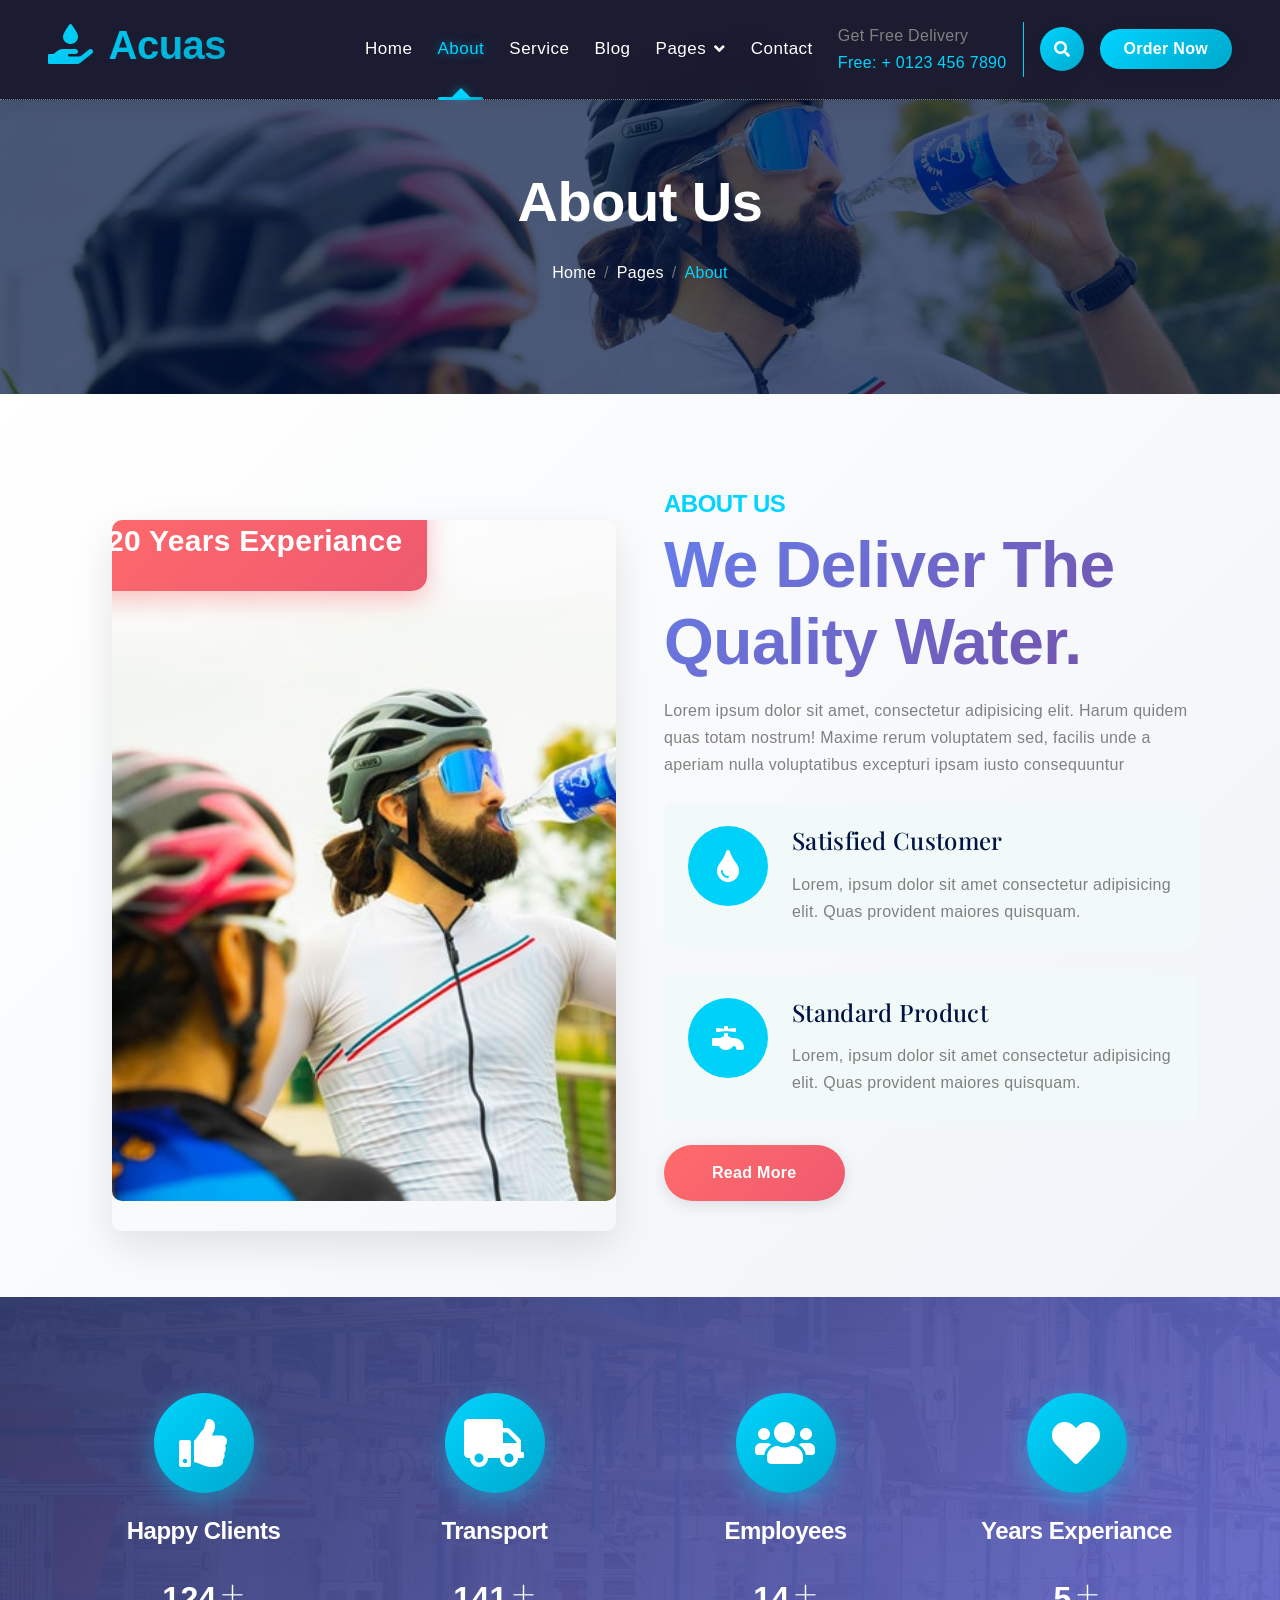
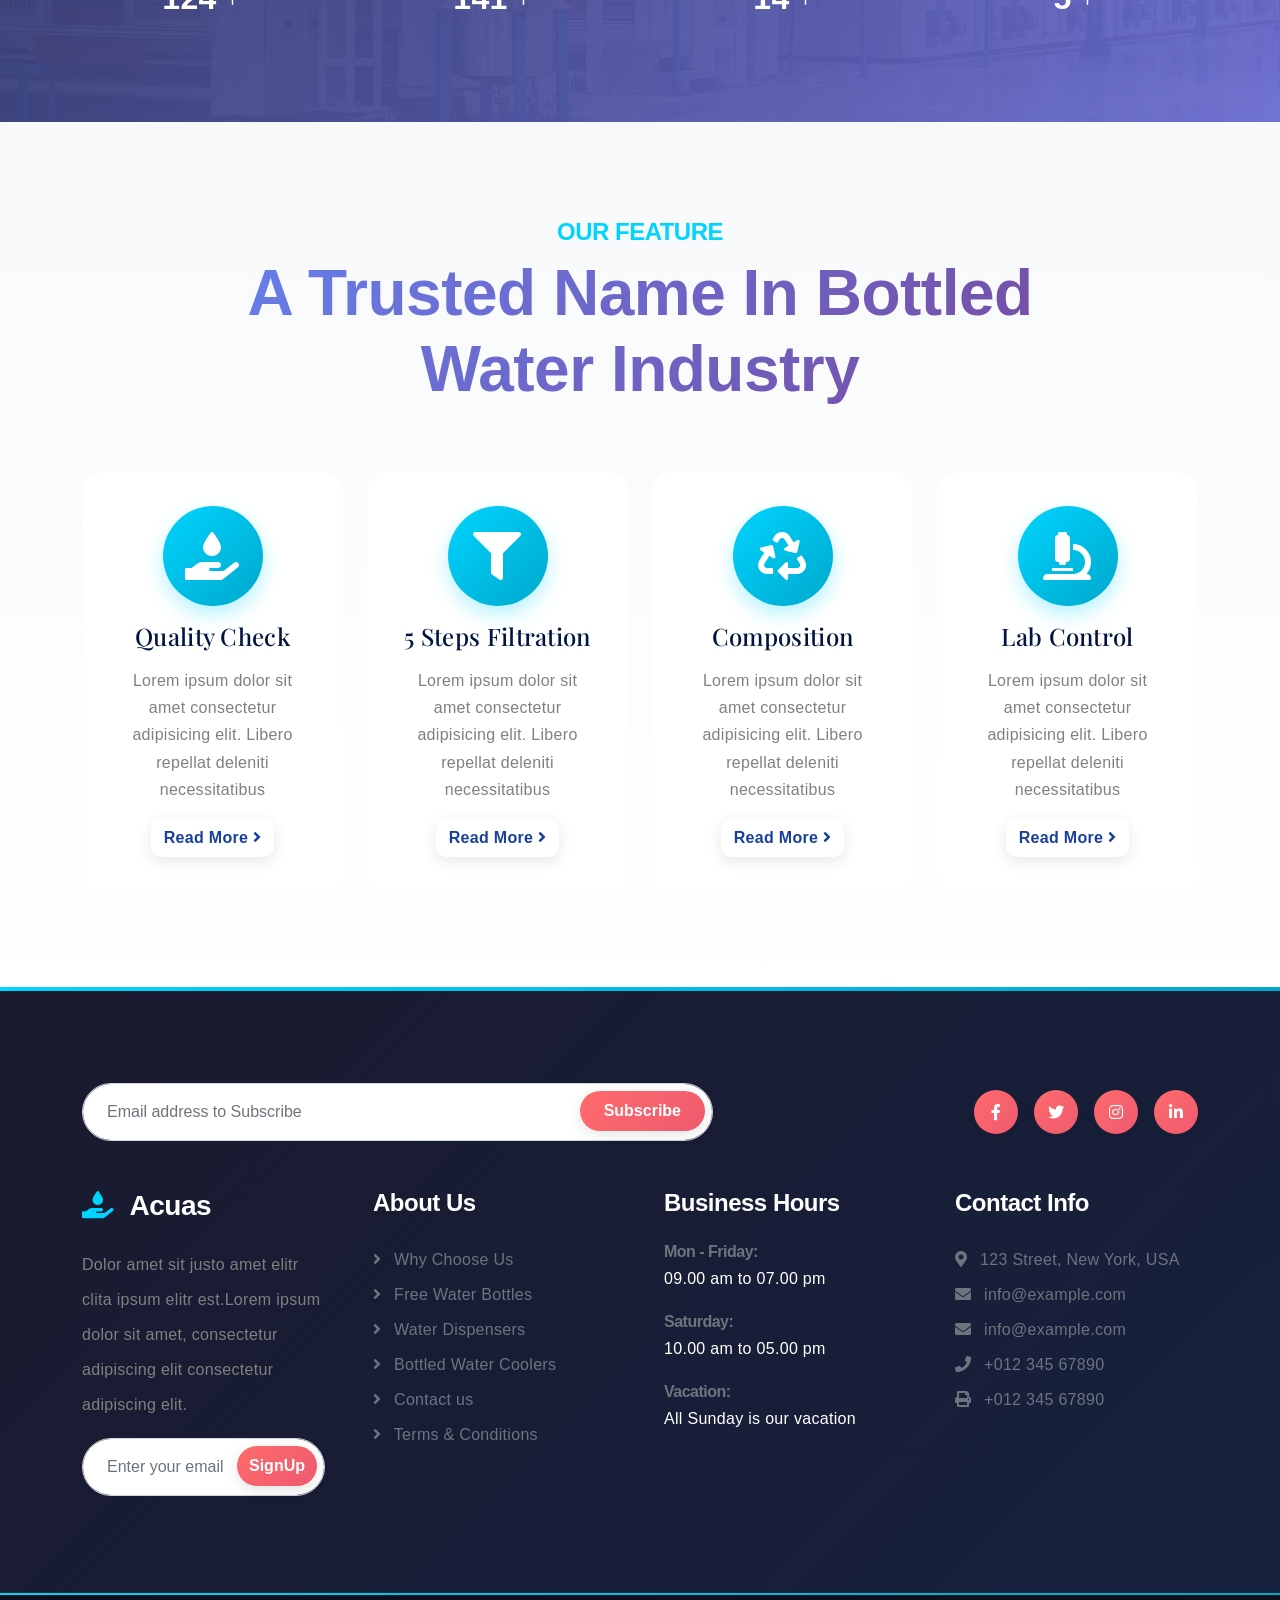
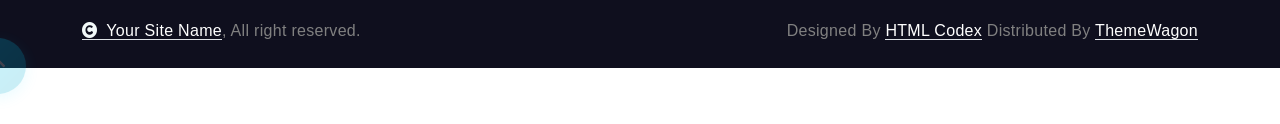
<file: about.html>
<!DOCTYPE html>
<html lang="en">

    <head>
        <meta charset="utf-8">
        <title>Acuas - Drinking Water Website Template</title>
        <meta content="width=device-width, initial-scale=1.0" name="viewport">
        <meta content="" name="keywords">
        <meta content="" name="description">

        <!-- Google Web Fonts -->
        <link rel="preconnect" href="https://fonts.googleapis.com">
        <link rel="preconnect" href="https://fonts.gstatic.com" crossorigin>
        <link href="https://fonts.googleapis.com/css2?family=Open+Sans:ital,wdth,wght@0,75..100,300..800;1,75..100,300..800&family=Playfair+Display:ital,wght@0,400..900;1,400..900&display=swap" rel="stylesheet"> 

        <!-- Icon Font Stylesheet -->
        <link rel="stylesheet" href="https://use.fontawesome.com/releases/v5.15.4/css/all.css"/>
        <link href="https://cdn.jsdelivr.net/npm/bootstrap-icons@1.4.1/font/bootstrap-icons.css" rel="stylesheet">

        <!-- Libraries Stylesheet -->
        <link href="lib/animate/animate.min.css" rel="stylesheet">
        <link href="lib/owlcarousel/assets/owl.carousel.min.css" rel="stylesheet">


        <!-- Customized Bootstrap Stylesheet -->
        <link href="css/bootstrap.min.css" rel="stylesheet">

        <!-- Template Stylesheet -->
        <link href="css/style.css" rel="stylesheet">
    </head>

    <body>

        <!-- Spinner Start -->
        <div id="spinner" class="show bg-white position-fixed translate-middle w-100 vh-100 top-50 start-50 d-flex align-items-center justify-content-center">
            <div class="spinner-border text-primary" style="width: 3rem; height: 3rem;" role="status">
                <span class="sr-only">Loading...</span>
            </div>
        </div>
        <!-- Spinner End -->

        <!-- Navbar & Hero Start -->
        <div class="container-fluid position-relative p-0">
            <nav class="navbar navbar-expand-lg navbar-light px-4 px-lg-5 py-3 py-lg-0">
                <a href="" class="navbar-brand p-0">
                    <h1 class="text-primary"><i class="fas fa-hand-holding-water me-3"></i>Acuas</h1>
                    <!-- <img src="img/logo.png" alt="Logo"> -->
                </a>
                <button class="navbar-toggler" type="button" data-bs-toggle="collapse" data-bs-target="#navbarCollapse">
                    <span class="fa fa-bars"></span>
                </button>
                <div class="collapse navbar-collapse" id="navbarCollapse">
                    <div class="navbar-nav ms-auto py-0">
                        <a href="index.html" class="nav-item nav-link">Home</a>
                        <a href="about.html" class="nav-item nav-link active">About</a>
                        <a href="service.html" class="nav-item nav-link">Service</a>
                        <a href="blog.html" class="nav-item nav-link">Blog</a>
                        <div class="nav-item dropdown">
                            <a href="#" class="nav-link dropdown-toggle" data-bs-toggle="dropdown">Pages</a>
                            <div class="dropdown-menu m-0">
                                <a href="feature.html" class="dropdown-item">Our Feature</a>
                                <a href="product.html" class="dropdown-item">Our Product</a>
                                <a href="team.html" class="dropdown-item">Our Team</a>
                                <a href="testimonial.html" class="dropdown-item">Testimonial</a>
                                <a href="404.html" class="dropdown-item">404 Page</a>
                            </div>
                        </div>
                        <a href="contact.html" class="nav-item nav-link">Contact</a>
                    </div>
                    <div class="d-none d-xl-flex me-3">
                        <div class="d-flex flex-column pe-3 border-end border-primary">
                            <span class="text-body">Get Free Delivery</span>
                            <a href="tel:+4733378901"><span class="text-primary">Free: + 0123 456 7890</span></a>
                        </div>
                    </div>
                    <button class="btn btn-primary btn-md-square d-flex flex-shrink-0 mb-3 mb-lg-0 rounded-circle me-3" data-bs-toggle="modal" data-bs-target="#searchModal"><i class="fas fa-search"></i></button>
                    <a href="" class="btn btn-primary rounded-pill d-inline-flex flex-shrink-0 py-2 px-4">Order Now</a>
                </div>
            </nav>

            <!-- Header Start -->
            <div class="container-fluid bg-breadcrumb">
                <div class="container text-center py-5" style="max-width: 900px;">
                    <h4 class="text-white display-4 mb-4 wow fadeInDown" data-wow-delay="0.1s">About Us</h4>
                    <ol class="breadcrumb d-flex justify-content-center mb-0 wow fadeInDown" data-wow-delay="0.3s">
                        <li class="breadcrumb-item"><a href="index.html">Home</a></li>
                        <li class="breadcrumb-item"><a href="#">Pages</a></li>
                        <li class="breadcrumb-item active text-primary">About</li>
                    </ol>    
                </div>
            </div>
            <!-- Header End -->
        </div>
        <!-- Navbar & Hero End -->

        <!-- Modal Search Start -->
        <div class="modal fade" id="searchModal" tabindex="-1" aria-labelledby="exampleModalLabel" aria-hidden="true">
            <div class="modal-dialog modal-fullscreen">
                <div class="modal-content rounded-0">
                    <div class="modal-header">
                        <h4 class="modal-title mb-0" id="exampleModalLabel">Search by keyword</h4>
                        <button type="button" class="btn-close" data-bs-dismiss="modal" aria-label="Close"></button>
                    </div>
                    <div class="modal-body d-flex align-items-center">
                        <div class="input-group w-75 mx-auto d-flex">
                            <input type="search" class="form-control p-3" placeholder="keywords" aria-describedby="search-icon-1">
                            <span id="search-icon-1" class="input-group-text btn border p-3"><i class="fa fa-search text-white"></i></span>
                        </div>
                    </div>
                </div>
            </div>
        </div>
        <!-- Modal Search End -->

        <!-- About Start -->
        <div class="container-fluid about py-5">
            <div class="container py-5">
                <div class="row g-5">
                    <div class="col-xl-6 wow fadeInLeft" data-wow-delay="0.2s">
                        <div class="about-img rounded h-100">
                            <img src="img/about.jpg" class="img-fluid rounded h-100 w-100" style="object-fit: cover;" alt="">
                            <div class="about-exp"><span>20 Years Experiance</span></div>
                        </div>
                    </div>
                    <div class="col-xl-6 wow fadeInRight" data-wow-delay="0.2s">
                        <div class="about-item">
                            <h4 class="text-primary text-uppercase">About Us</h4>
                            <h1 class="display-3 mb-3">We Deliver The Quality Water.</h1>
                            <p class="mb-4">Lorem ipsum dolor sit amet, consectetur adipisicing elit. Harum quidem quas totam nostrum! Maxime rerum voluptatem sed, facilis unde a aperiam nulla voluptatibus excepturi ipsam iusto consequuntur
                            </p>
                            <div class="bg-light rounded p-4 mb-4">
                                <div class="row">
                                    <div class="col-12">
                                        <div class="d-flex">
                                            <div class="pe-4">
                                                <div class="rounded-circle bg-primary d-flex align-items-center justify-content-center" style="width: 80px; height: 80px;"><i class="fas fa-tint text-white fa-2x"></i></div>
                                            </div>
                                            <div class="">
                                                <a href="#" class="h4 d-inline-block mb-3">Satisfied Customer</a>
                                                <p class="mb-0">Lorem, ipsum dolor sit amet consectetur adipisicing elit. Quas provident maiores quisquam.</p>
                                            </div>
                                        </div>
                                    </div>
                                </div>
                            </div>
                            <div class="bg-light rounded p-4 mb-4">
                                <div class="row">
                                    <div class="col-12">
                                        <div class="d-flex">
                                            <div class="pe-4">
                                                <div class="rounded-circle bg-primary d-flex align-items-center justify-content-center" style="width: 80px; height: 80px;"><i class="fas fa-faucet text-white fa-2x"></i></div>
                                            </div>
                                            <div class="">
                                                <a href="#" class="h4 d-inline-block mb-3">Standard Product</a>
                                                <p class="mb-0">Lorem, ipsum dolor sit amet consectetur adipisicing elit. Quas provident maiores quisquam.</p>
                                            </div>
                                        </div>
                                    </div>
                                </div>
                            </div>
                            <a href="#" class="btn btn-secondary rounded-pill py-3 px-5">Read More</a>
                        </div>
                    </div>
                </div>
            </div>
        </div>
        <!-- About End -->

        <!-- Fact Counter -->
        <div class="container-fluid counter py-5">
            <div class="container py-5">
                <div class="row g-5">
                    <div class="col-md-6 col-lg-6 col-xl-3 wow fadeInUp" data-wow-delay="0.2s">
                        <div class="counter-item">
                            <div class="counter-item-icon mx-auto">
                                <i class="fas fa-thumbs-up fa-3x text-white"></i>
                            </div>
                            <h4 class="text-white my-4">Happy Clients</h4>
                            <div class="counter-counting">
                                <span class="text-white fs-2 fw-bold" data-toggle="counter-up">456</span>
                                <span class="h1 fw-bold text-white">+</span>
                            </div>
                        </div>
                    </div>
                    <div class="col-md-6 col-lg-6 col-xl-3 wow fadeInUp" data-wow-delay="0.4s">
                        <div class="counter-item">
                            <div class="counter-item-icon mx-auto">
                                <i class="fas fa-truck fa-3x text-white"></i>
                            </div>
                            <h4 class="text-white my-4">Transport</h4>
                            <div class="counter-counting">
                                <span class="text-white fs-2 fw-bold" data-toggle="counter-up">513</span>
                                <span class="h1 fw-bold text-white">+</span>
                            </div>
                        </div>
                    </div>
                    <div class="col-md-6 col-lg-6 col-xl-3 wow fadeInUp" data-wow-delay="0.6s">
                        <div class="counter-item">
                            <div class="counter-item-icon mx-auto">
                                <i class="fas fa-users fa-3x text-white"></i>
                            </div>
                            <h4 class="text-white my-4">Employees</h4>
                            <div class="counter-counting">
                                <span class="text-white fs-2 fw-bold" data-toggle="counter-up">53</span>
                                <span class="h1 fw-bold text-white">+</span>
                            </div>
                        </div>
                    </div>
                    <div class="col-md-6 col-lg-6 col-xl-3 wow fadeInUp" data-wow-delay="0.8s">
                        <div class="counter-item">
                            <div class="counter-item-icon mx-auto">
                                <i class="fas fa-heart fa-3x text-white"></i>
                            </div>
                            <h4 class="text-white my-4">Years Experiance</h4>
                            <div class="counter-counting">
                                <span class="text-white fs-2 fw-bold" data-toggle="counter-up">17</span>
                                <span class="h1 fw-bold text-white">+</span>
                            </div>
                        </div>
                    </div>
                </div>
            </div>
        </div>
        <!-- Fact Counter -->

        <!-- feature Start -->
        <div class="container-fluid feature bg-light py-5">
            <div class="container py-5">
                <div class="text-center mx-auto pb-5 wow fadeInUp" data-wow-delay="0.2s" style="max-width: 800px;">
                    <h4 class="text-uppercase text-primary">Our Feature</h4>
                    <h1 class="display-3 text-capitalize mb-3">A Trusted Name In Bottled Water Industry</h1>
                </div>
                <div class="row g-4">
                    <div class=" col-md-6 col-lg-6 col-xl-3 wow fadeInUp" data-wow-delay="0.2s">
                        <div class="feature-item p-4">
                            <div class="feature-icon mb-3"><i class="fas fa-hand-holding-water text-white fa-3x"></i></div>
                            <a href="#" class="h4 mb-3">Quality Check</a>
                            <p class="mb-3">Lorem ipsum dolor sit amet consectetur adipisicing elit. Libero repellat deleniti necessitatibus</p>
                            <a href="#" class="btn text-secondary">Read More <i class="fa fa-angle-right"></i></a>
                        </div>
                    </div>
                    <div class="col-md-6 col-lg-6 col-xl-3 wow fadeInUp" data-wow-delay="0.4s">
                        <div class="feature-item p-4">
                            <div class="feature-icon mb-3"><i class="fas fa-filter text-white fa-3x"></i></div>
                            <a href="#" class="h4 mb-3">5 Steps Filtration</a>
                            <p class="mb-3">Lorem ipsum dolor sit amet consectetur adipisicing elit. Libero repellat deleniti necessitatibus</p>
                            <a href="#" class="btn text-secondary">Read More <i class="fa fa-angle-right"></i></a>
                        </div>
                    </div>
                    <div class="col-md-6 col-lg-6 col-xl-3 wow fadeInUp" data-wow-delay="0.6s">
                        <div class="feature-item p-4">
                            <div class="feature-icon mb-3"><i class="fas fa-recycle text-white fa-3x"></i></div>
                            <a href="#" class="h4 mb-3">Composition</a>
                            <p class="mb-3">Lorem ipsum dolor sit amet consectetur adipisicing elit. Libero repellat deleniti necessitatibus</p>
                            <a href="#" class="btn text-secondary">Read More <i class="fa fa-angle-right"></i></a>
                        </div>
                    </div>
                    <div class="col-md-6 col-lg-6 col-xl-3 wow fadeInUp" data-wow-delay="0.8s">
                        <div class="feature-item p-4">
                            <div class="feature-icon mb-3"><i class="fas fa-microscope text-white fa-3x"></i></div>
                            <a href="#" class="h4 mb-3">Lab Control</a>
                            <p class="mb-3">Lorem ipsum dolor sit amet consectetur adipisicing elit. Libero repellat deleniti necessitatibus</p>
                            <a href="#" class="btn text-secondary">Read More <i class="fa fa-angle-right"></i></a>
                        </div>
                    </div>
                </div>
            </div>
        </div>
        <!-- feature End -->

        <!-- Footer Start -->
        <div class="container-fluid footer py-5 wow fadeIn" data-wow-delay="0.2s">
            <div class="container py-5">
                <div class="row g-5 mb-5 align-items-center">
                    <div class="col-lg-7">
                        <div class="position-relative mx-auto">
                            <input class="form-control rounded-pill w-100 py-3 ps-4 pe-5" type="text" placeholder="Email address to Subscribe">
                            <button type="button" class="btn btn-secondary rounded-pill position-absolute top-0 end-0 py-2 px-4 mt-2 me-2">Subscribe</button>
                        </div>
                    </div>
                    <div class="col-lg-5">
                        <div class="d-flex align-items-center justify-content-center justify-content-lg-end">
                            <a class="btn btn-secondary btn-md-square rounded-circle me-3" href=""><i class="fab fa-facebook-f"></i></a>
                            <a class="btn btn-secondary btn-md-square rounded-circle me-3" href=""><i class="fab fa-twitter"></i></a>
                            <a class="btn btn-secondary btn-md-square rounded-circle me-3" href=""><i class="fab fa-instagram"></i></a>
                            <a class="btn btn-secondary btn-md-square rounded-circle me-0" href=""><i class="fab fa-linkedin-in"></i></a>
                        </div>
                    </div>
                </div>
                <div class="row g-5">
                    <div class="col-md-6 col-lg-6 col-xl-3">
                        <div class="footer-item d-flex flex-column">
                            <div class="footer-item">
                                <h3 class="text-white mb-4"><i class="fas fa-hand-holding-water text-primary me-3"></i>Acuas</h3>
                                <p class="mb-3">Dolor amet sit justo amet elitr clita ipsum elitr est.Lorem ipsum dolor sit amet, consectetur adipiscing elit consectetur adipiscing elit.</p>
                            </div>
                            <div class="position-relative">
                                <input class="form-control rounded-pill w-100 py-3 ps-4 pe-5" type="text" placeholder="Enter your email">
                                <button type="button" class="btn btn-secondary rounded-pill position-absolute top-0 end-0 py-2 mt-2 me-2">SignUp</button>
                            </div>
                        </div>
                    </div>
                    <div class="col-md-6 col-lg-6 col-xl-3">
                        <div class="footer-item d-flex flex-column">
                            <h4 class="text-white mb-4">About Us</h4>
                            <a href="#"><i class="fas fa-angle-right me-2"></i> Why Choose Us</a>
                            <a href="#"><i class="fas fa-angle-right me-2"></i> Free Water Bottles</a>
                            <a href="#"><i class="fas fa-angle-right me-2"></i> Water Dispensers</a>
                            <a href="#"><i class="fas fa-angle-right me-2"></i> Bottled Water Coolers</a>
                            <a href="#"><i class="fas fa-angle-right me-2"></i> Contact us</a>
                            <a href="#"><i class="fas fa-angle-right me-2"></i> Terms & Conditions</a>
                        </div>
                    </div>
                    <div class="col-md-6 col-lg-6 col-xl-3">
                        <div class="footer-item d-flex flex-column">
                            <h4 class="text-white mb-4">Business Hours</h4>
                            <div class="mb-3">
                                <h6 class="text-muted mb-0">Mon - Friday:</h6>
                                <p class="text-white mb-0">09.00 am to 07.00 pm</p>
                            </div>
                            <div class="mb-3">
                                <h6 class="text-muted mb-0">Saturday:</h6>
                                <p class="text-white mb-0">10.00 am to 05.00 pm</p>
                            </div>
                            <div class="mb-3">
                                <h6 class="text-muted mb-0">Vacation:</h6>
                                <p class="text-white mb-0">All Sunday is our vacation</p>
                            </div>
                        </div>
                    </div>
                    <div class="col-md-6 col-lg-6 col-xl-3">
                        <div class="footer-item d-flex flex-column">
                            <h4 class="text-white mb-4">Contact Info</h4>
                            <a href="#"><i class="fa fa-map-marker-alt me-2"></i> 123 Street, New York, USA</a>
                            <a href="mailto:info@example.com"><i class="fas fa-envelope me-2"></i> info@example.com</a>
                            <a href="mailto:info@example.com"><i class="fas fa-envelope me-2"></i> info@example.com</a>
                            <a href="tel:+012 345 67890"><i class="fas fa-phone me-2"></i> +012 345 67890</a>
                            <a href="tel:+012 345 67890" class="mb-3"><i class="fas fa-print me-2"></i> +012 345 67890</a>
                        </div>
                    </div>
                </div>
            </div>
        </div>
        <!-- Footer End -->

        
        <!-- Copyright Start -->
        <div class="container-fluid copyright py-4">
            <div class="container">
                <div class="row g-4 align-items-center">
                    <div class="col-md-6 text-center text-md-start mb-md-0">
                        <span class="text-body"><a href="#" class="border-bottom text-white"><i class="fas fa-copyright text-light me-2"></i>Your Site Name</a>, All right reserved.</span>
                    </div>
                    <div class="col-md-6 text-center text-md-end text-body">
                        <!--/*** This template is free as long as you keep the below author’s credit link/attribution link/backlink. ***/-->
                        <!--/*** If you'd like to use the template without the below author’s credit link/attribution link/backlink, ***/-->
                        <!--/*** you can purchase the Credit Removal License from "https://htmlcodex.com/credit-removal". ***/-->
                        Designed By <a class="border-bottom text-white" href="https://htmlcodex.com">HTML Codex</a> Distributed By <a class="border-bottom text-white" href="https://themewagon.com">ThemeWagon</a>
                    </div>
                </div>
            </div>
        </div>
        <!-- Copyright End -->


        <!-- Back to Top -->
        <a href="#" class="btn btn-secondary btn-lg-square rounded-circle back-to-top"><i class="fa fa-arrow-up"></i></a>   

        
    <!-- JavaScript Libraries -->
    <script src="https://ajax.googleapis.com/ajax/libs/jquery/3.6.4/jquery.min.js"></script>
    <script src="https://cdn.jsdelivr.net/npm/bootstrap@5.0.0/dist/js/bootstrap.bundle.min.js"></script>
    <script src="lib/wow/wow.min.js"></script>
    <script src="lib/easing/easing.min.js"></script>
    <script src="lib/waypoints/waypoints.min.js"></script>
    <script src="lib/counterup/counterup.min.js"></script>
    <script src="lib/owlcarousel/owl.carousel.min.js"></script>
    

    <!-- Template Javascript -->
    <script src="js/main.js"></script>
    </body>

</html>
</file>
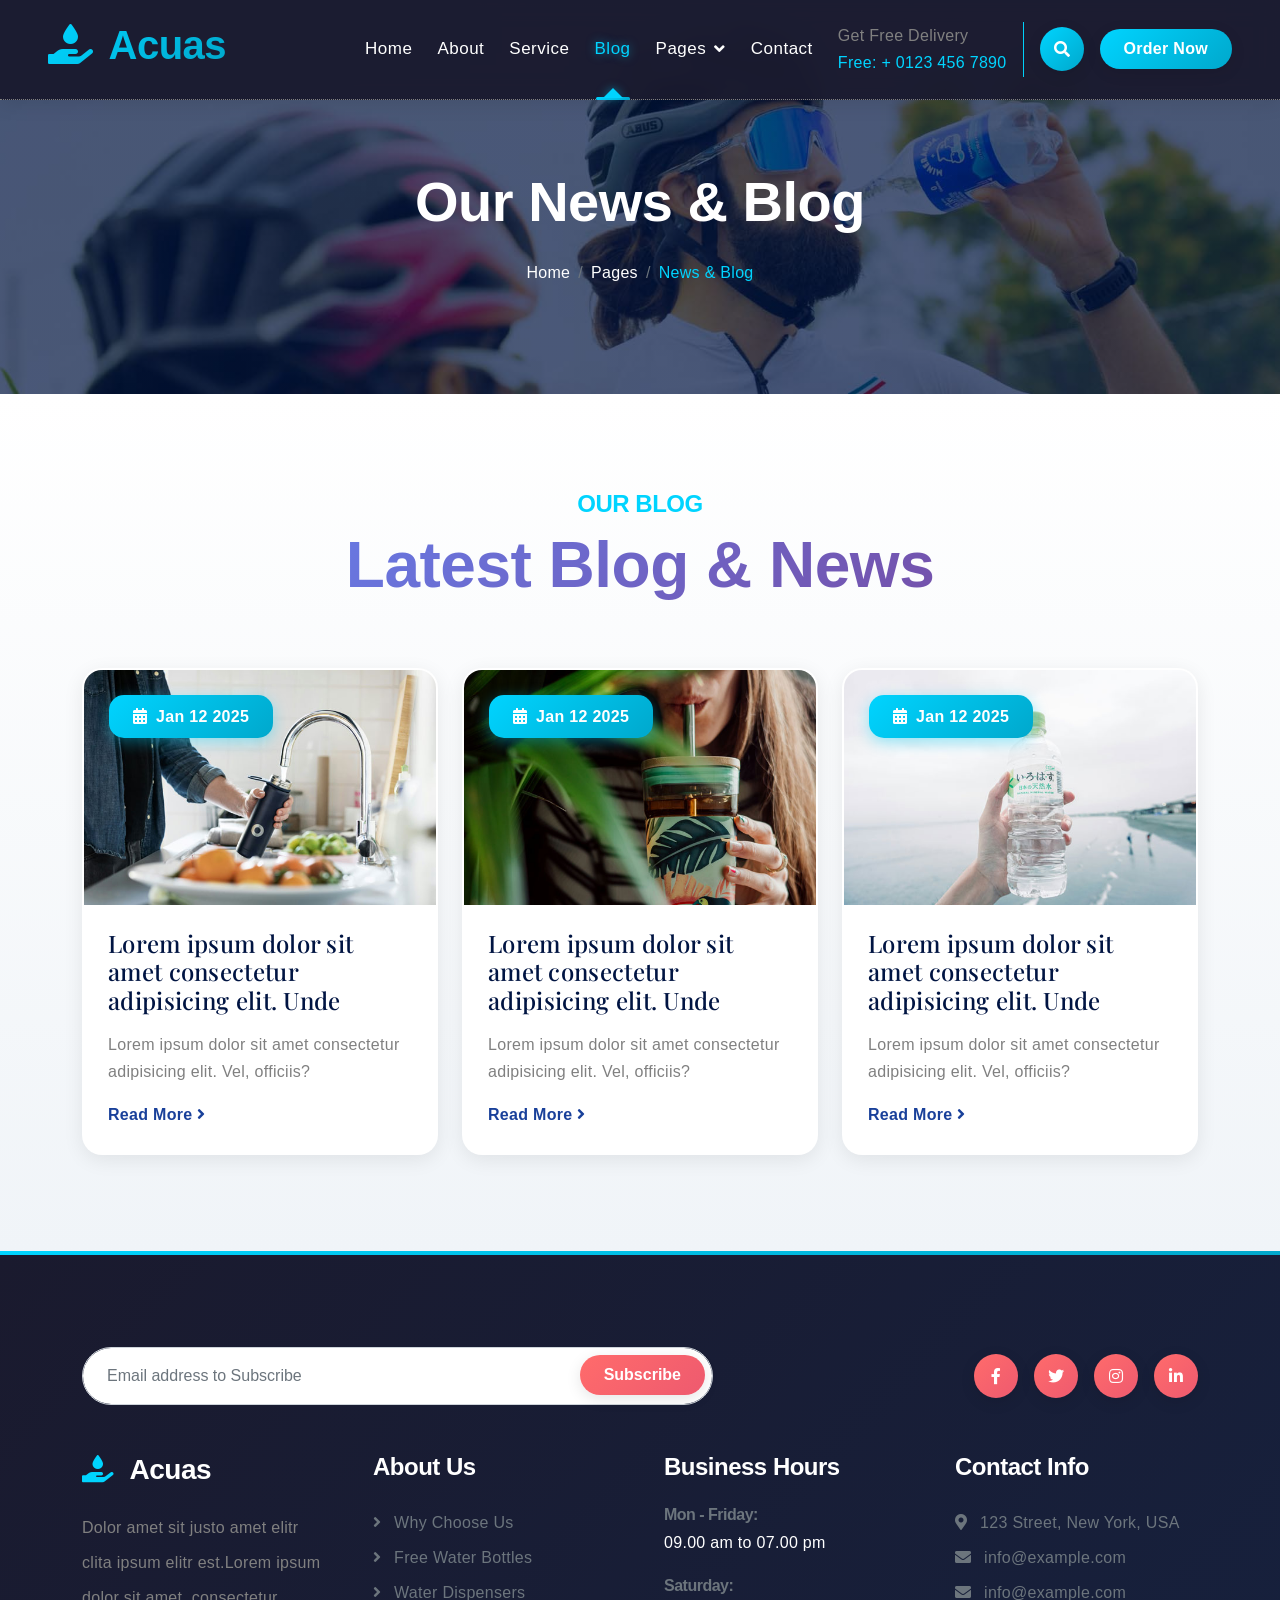
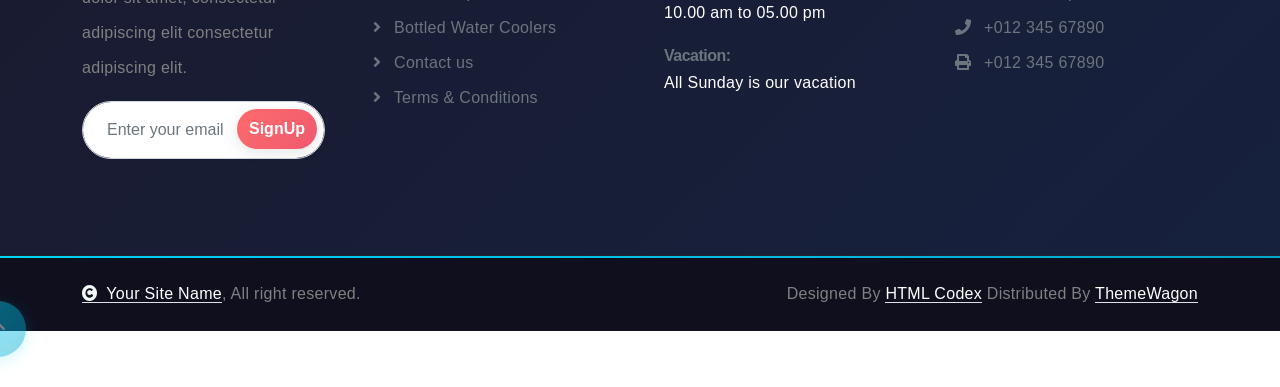
<file: blog.html>
<!DOCTYPE html>
<html lang="en">

    <head>
        <meta charset="utf-8">
        <title>Acuas - Drinking Water Website Template</title>
        <meta content="width=device-width, initial-scale=1.0" name="viewport">
        <meta content="" name="keywords">
        <meta content="" name="description">

        <!-- Google Web Fonts -->
        <link rel="preconnect" href="https://fonts.googleapis.com">
        <link rel="preconnect" href="https://fonts.gstatic.com" crossorigin>
        <link href="https://fonts.googleapis.com/css2?family=Open+Sans:ital,wdth,wght@0,75..100,300..800;1,75..100,300..800&family=Playfair+Display:ital,wght@0,400..900;1,400..900&display=swap" rel="stylesheet"> 

        <!-- Icon Font Stylesheet -->
        <link rel="stylesheet" href="https://use.fontawesome.com/releases/v5.15.4/css/all.css"/>
        <link href="https://cdn.jsdelivr.net/npm/bootstrap-icons@1.4.1/font/bootstrap-icons.css" rel="stylesheet">

        <!-- Libraries Stylesheet -->
        <link href="lib/animate/animate.min.css" rel="stylesheet">
        <link href="lib/owlcarousel/assets/owl.carousel.min.css" rel="stylesheet">


        <!-- Customized Bootstrap Stylesheet -->
        <link href="css/bootstrap.min.css" rel="stylesheet">

        <!-- Template Stylesheet -->
        <link href="css/style.css" rel="stylesheet">
    </head>

    <body>

        <!-- Spinner Start -->
        <div id="spinner" class="show bg-white position-fixed translate-middle w-100 vh-100 top-50 start-50 d-flex align-items-center justify-content-center">
            <div class="spinner-border text-primary" style="width: 3rem; height: 3rem;" role="status">
                <span class="sr-only">Loading...</span>
            </div>
        </div>
        <!-- Spinner End -->

        <!-- Navbar & Hero Start -->
        <div class="container-fluid position-relative p-0">
            <nav class="navbar navbar-expand-lg navbar-light px-4 px-lg-5 py-3 py-lg-0">
                <a href="" class="navbar-brand p-0">
                    <h1 class="text-primary"><i class="fas fa-hand-holding-water me-3"></i>Acuas</h1>
                    <!-- <img src="img/logo.png" alt="Logo"> -->
                </a>
                <button class="navbar-toggler" type="button" data-bs-toggle="collapse" data-bs-target="#navbarCollapse">
                    <span class="fa fa-bars"></span>
                </button>
                <div class="collapse navbar-collapse" id="navbarCollapse">
                    <div class="navbar-nav ms-auto py-0">
                        <a href="index.html" class="nav-item nav-link">Home</a>
                        <a href="about.html" class="nav-item nav-link">About</a>
                        <a href="service.html" class="nav-item nav-link">Service</a>
                        <a href="blog.html" class="nav-item nav-link active">Blog</a>
                        <div class="nav-item dropdown">
                            <a href="#" class="nav-link dropdown-toggle" data-bs-toggle="dropdown">Pages</a>
                            <div class="dropdown-menu m-0">
                                <a href="feature.html" class="dropdown-item">Our Feature</a>
                                <a href="product.html" class="dropdown-item">Our Product</a>
                                <a href="team.html" class="dropdown-item">Our Team</a>
                                <a href="testimonial.html" class="dropdown-item">Testimonial</a>
                                <a href="404.html" class="dropdown-item">404 Page</a>
                            </div>
                        </div>
                        <a href="contact.html" class="nav-item nav-link">Contact</a>
                    </div>
                    <div class="d-none d-xl-flex me-3">
                        <div class="d-flex flex-column pe-3 border-end border-primary">
                            <span class="text-body">Get Free Delivery</span>
                            <a href="tel:+4733378901"><span class="text-primary">Free: + 0123 456 7890</span></a>
                        </div>
                    </div>
                    <button class="btn btn-primary btn-md-square d-flex flex-shrink-0 mb-3 mb-lg-0 rounded-circle me-3" data-bs-toggle="modal" data-bs-target="#searchModal"><i class="fas fa-search"></i></button>
                    <a href="" class="btn btn-primary rounded-pill d-inline-flex flex-shrink-0 py-2 px-4">Order Now</a>
                </div>
            </nav>

            <!-- Header Start -->
            <div class="container-fluid bg-breadcrumb">
                <div class="container text-center py-5" style="max-width: 900px;">
                    <h4 class="text-white display-4 mb-4 wow fadeInDown" data-wow-delay="0.1s">Our News & Blog</h4>
                    <ol class="breadcrumb d-flex justify-content-center mb-0 wow fadeInDown" data-wow-delay="0.3s">
                        <li class="breadcrumb-item"><a href="index.html">Home</a></li>
                        <li class="breadcrumb-item"><a href="#">Pages</a></li>
                        <li class="breadcrumb-item active text-primary">News & Blog</li>
                    </ol>    
                </div>
            </div>
            <!-- Header End -->
        </div>
        <!-- Navbar & Hero End -->

        <!-- Modal Search Start -->
        <div class="modal fade" id="searchModal" tabindex="-1" aria-labelledby="exampleModalLabel" aria-hidden="true">
            <div class="modal-dialog modal-fullscreen">
                <div class="modal-content rounded-0">
                    <div class="modal-header">
                        <h4 class="modal-title mb-0" id="exampleModalLabel">Search by keyword</h4>
                        <button type="button" class="btn-close" data-bs-dismiss="modal" aria-label="Close"></button>
                    </div>
                    <div class="modal-body d-flex align-items-center">
                        <div class="input-group w-75 mx-auto d-flex">
                            <input type="search" class="form-control p-3" placeholder="keywords" aria-describedby="search-icon-1">
                            <span id="search-icon-1" class="input-group-text btn border p-3"><i class="fa fa-search text-white"></i></span>
                        </div>
                    </div>
                </div>
            </div>
        </div>
        <!-- Modal Search End -->

        <!-- Blog Start -->
        <div class="container-fluid blog py-5">
            <div class="container py-5">
                <div class="text-center mx-auto pb-5 wow fadeInUp" data-wow-delay="0.2s" style="max-width: 800px;">
                    <h4 class="text-uppercase text-primary">Our Blog</h4>
                    <h1 class="display-3 text-capitalize mb-3">Latest Blog & News</h1>
                </div>
                <div class="row g-4 justify-content-center">
                    <div class="col-lg-6 col-xl-4 wow fadeInUp" data-wow-delay="0.2s">
                        <div class="blog-item">
                            <div class="blog-img">
                                <img src="img/blog-1.jpg" class="img-fluid rounded-top w-100" alt="">
                                <div class="blog-date px-4 py-2"><i class="fa fa-calendar-alt me-1"></i> Jan 12 2025</div>
                            </div>
                            <div class="blog-content rounded-bottom p-4">
                                <a href="#" class="h4 d-inline-block mb-3">Lorem ipsum dolor sit amet consectetur adipisicing elit. Unde</a>
                                <p>Lorem ipsum dolor sit amet consectetur adipisicing elit. Vel, officiis?</p>
                                <a href="#" class="fw-bold text-secondary">Read More <i class="fa fa-angle-right"></i></a>
                            </div>
                        </div>
                    </div>
                    <div class="col-lg-6 col-xl-4 wow fadeInUp" data-wow-delay="0.4s">
                        <div class="blog-item">
                            <div class="blog-img">
                                <img src="img/blog-2.jpg" class="img-fluid rounded-top w-100" alt="">
                                <div class="blog-date px-4 py-2"><i class="fa fa-calendar-alt me-1"></i> Jan 12 2025</div>
                            </div>
                            <div class="blog-content rounded-bottom p-4">
                                <a href="#" class="h4 d-inline-block mb-3">Lorem ipsum dolor sit amet consectetur adipisicing elit. Unde</a>
                                <p>Lorem ipsum dolor sit amet consectetur adipisicing elit. Vel, officiis?</p>
                                <a href="#" class="fw-bold text-secondary">Read More <i class="fa fa-angle-right"></i></a>
                            </div>
                        </div>
                    </div>
                    <div class="col-lg-6 col-xl-4 wow fadeInUp" data-wow-delay="0.6s">
                        <div class="blog-item">
                            <div class="blog-img">
                                <img src="img/blog-3.jpg" class="img-fluid rounded-top w-100" alt="">
                                <div class="blog-date px-4 py-2"><i class="fa fa-calendar-alt me-1"></i> Jan 12 2025</div>
                            </div>
                            <div class="blog-content rounded-bottom p-4">
                                <a href="#" class="h4 d-inline-block mb-3">Lorem ipsum dolor sit amet consectetur adipisicing elit. Unde</a>
                                <p>Lorem ipsum dolor sit amet consectetur adipisicing elit. Vel, officiis?</p>
                                <a href="#" class="fw-bold text-secondary">Read More <i class="fa fa-angle-right"></i></a>
                            </div>
                        </div>
                    </div>
                </div>
            </div>
        </div>
        <!-- Blog End -->

        <!-- Footer Start -->
        <div class="container-fluid footer py-5 wow fadeIn" data-wow-delay="0.2s">
            <div class="container py-5">
                <div class="row g-5 mb-5 align-items-center">
                    <div class="col-lg-7">
                        <div class="position-relative mx-auto">
                            <input class="form-control rounded-pill w-100 py-3 ps-4 pe-5" type="text" placeholder="Email address to Subscribe">
                            <button type="button" class="btn btn-secondary rounded-pill position-absolute top-0 end-0 py-2 px-4 mt-2 me-2">Subscribe</button>
                        </div>
                    </div>
                    <div class="col-lg-5">
                        <div class="d-flex align-items-center justify-content-center justify-content-lg-end">
                            <a class="btn btn-secondary btn-md-square rounded-circle me-3" href=""><i class="fab fa-facebook-f"></i></a>
                            <a class="btn btn-secondary btn-md-square rounded-circle me-3" href=""><i class="fab fa-twitter"></i></a>
                            <a class="btn btn-secondary btn-md-square rounded-circle me-3" href=""><i class="fab fa-instagram"></i></a>
                            <a class="btn btn-secondary btn-md-square rounded-circle me-0" href=""><i class="fab fa-linkedin-in"></i></a>
                        </div>
                    </div>
                </div>
                <div class="row g-5">
                    <div class="col-md-6 col-lg-6 col-xl-3">
                        <div class="footer-item d-flex flex-column">
                            <div class="footer-item">
                                <h3 class="text-white mb-4"><i class="fas fa-hand-holding-water text-primary me-3"></i>Acuas</h3>
                                <p class="mb-3">Dolor amet sit justo amet elitr clita ipsum elitr est.Lorem ipsum dolor sit amet, consectetur adipiscing elit consectetur adipiscing elit.</p>
                            </div>
                            <div class="position-relative">
                                <input class="form-control rounded-pill w-100 py-3 ps-4 pe-5" type="text" placeholder="Enter your email">
                                <button type="button" class="btn btn-secondary rounded-pill position-absolute top-0 end-0 py-2 mt-2 me-2">SignUp</button>
                            </div>
                        </div>
                    </div>
                    <div class="col-md-6 col-lg-6 col-xl-3">
                        <div class="footer-item d-flex flex-column">
                            <h4 class="text-white mb-4">About Us</h4>
                            <a href="#"><i class="fas fa-angle-right me-2"></i> Why Choose Us</a>
                            <a href="#"><i class="fas fa-angle-right me-2"></i> Free Water Bottles</a>
                            <a href="#"><i class="fas fa-angle-right me-2"></i> Water Dispensers</a>
                            <a href="#"><i class="fas fa-angle-right me-2"></i> Bottled Water Coolers</a>
                            <a href="#"><i class="fas fa-angle-right me-2"></i> Contact us</a>
                            <a href="#"><i class="fas fa-angle-right me-2"></i> Terms & Conditions</a>
                        </div>
                    </div>
                    <div class="col-md-6 col-lg-6 col-xl-3">
                        <div class="footer-item d-flex flex-column">
                            <h4 class="text-white mb-4">Business Hours</h4>
                            <div class="mb-3">
                                <h6 class="text-muted mb-0">Mon - Friday:</h6>
                                <p class="text-white mb-0">09.00 am to 07.00 pm</p>
                            </div>
                            <div class="mb-3">
                                <h6 class="text-muted mb-0">Saturday:</h6>
                                <p class="text-white mb-0">10.00 am to 05.00 pm</p>
                            </div>
                            <div class="mb-3">
                                <h6 class="text-muted mb-0">Vacation:</h6>
                                <p class="text-white mb-0">All Sunday is our vacation</p>
                            </div>
                        </div>
                    </div>
                    <div class="col-md-6 col-lg-6 col-xl-3">
                        <div class="footer-item d-flex flex-column">
                            <h4 class="text-white mb-4">Contact Info</h4>
                            <a href="#"><i class="fa fa-map-marker-alt me-2"></i> 123 Street, New York, USA</a>
                            <a href="mailto:info@example.com"><i class="fas fa-envelope me-2"></i> info@example.com</a>
                            <a href="mailto:info@example.com"><i class="fas fa-envelope me-2"></i> info@example.com</a>
                            <a href="tel:+012 345 67890"><i class="fas fa-phone me-2"></i> +012 345 67890</a>
                            <a href="tel:+012 345 67890" class="mb-3"><i class="fas fa-print me-2"></i> +012 345 67890</a>
                        </div>
                    </div>
                </div>
            </div>
        </div>
        <!-- Footer End -->

        
        <!-- Copyright Start -->
        <div class="container-fluid copyright py-4">
            <div class="container">
                <div class="row g-4 align-items-center">
                    <div class="col-md-6 text-center text-md-start mb-md-0">
                        <span class="text-body"><a href="#" class="border-bottom text-white"><i class="fas fa-copyright text-light me-2"></i>Your Site Name</a>, All right reserved.</span>
                    </div>
                    <div class="col-md-6 text-center text-md-end text-body">
                        <!--/*** This template is free as long as you keep the below author’s credit link/attribution link/backlink. ***/-->
                        <!--/*** If you'd like to use the template without the below author’s credit link/attribution link/backlink, ***/-->
                        <!--/*** you can purchase the Credit Removal License from "https://htmlcodex.com/credit-removal". ***/-->
                        Designed By <a class="border-bottom text-white" href="https://htmlcodex.com">HTML Codex</a> Distributed By <a class="border-bottom text-white" href="https://themewagon.com">ThemeWagon</a>
                    </div>
                </div>
            </div>
        </div>
        <!-- Copyright End -->


        <!-- Back to Top -->
        <a href="#" class="btn btn-secondary btn-lg-square rounded-circle back-to-top"><i class="fa fa-arrow-up"></i></a>   

        
    <!-- JavaScript Libraries -->
    <script src="https://ajax.googleapis.com/ajax/libs/jquery/3.6.4/jquery.min.js"></script>
    <script src="https://cdn.jsdelivr.net/npm/bootstrap@5.0.0/dist/js/bootstrap.bundle.min.js"></script>
    <script src="lib/wow/wow.min.js"></script>
    <script src="lib/easing/easing.min.js"></script>
    <script src="lib/waypoints/waypoints.min.js"></script>
    <script src="lib/counterup/counterup.min.js"></script>
    <script src="lib/owlcarousel/owl.carousel.min.js"></script>
    

    <!-- Template Javascript -->
    <script src="js/main.js"></script>
    </body>

</html>
</file>
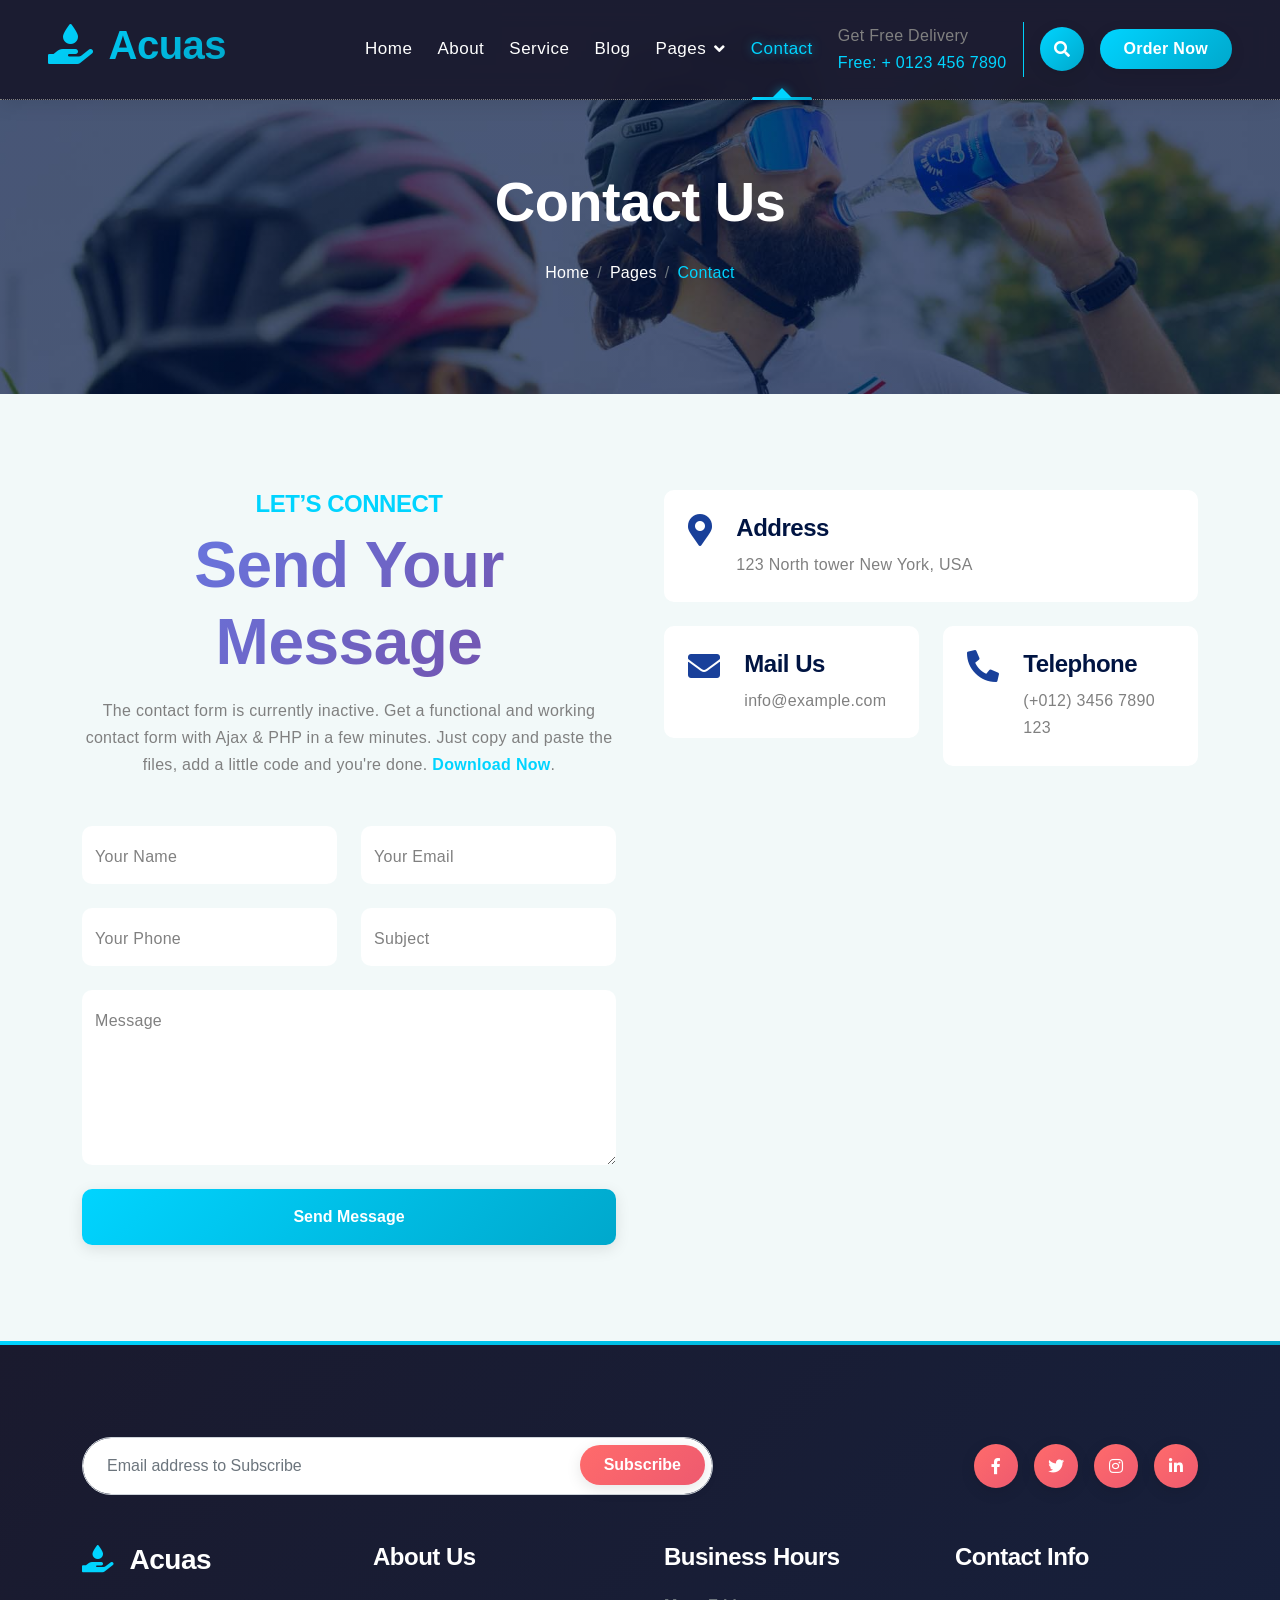
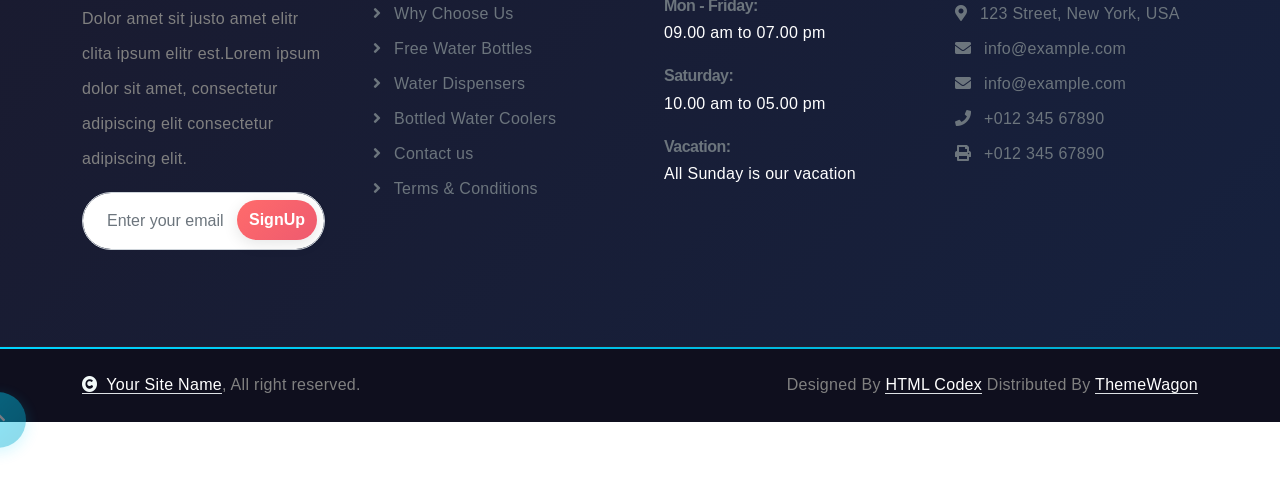
<file: contact.html>
<!DOCTYPE html>
<html lang="en">

    <head>
        <meta charset="utf-8">
        <title>Acuas - Drinking Water Website Template</title>
        <meta content="width=device-width, initial-scale=1.0" name="viewport">
        <meta content="" name="keywords">
        <meta content="" name="description">

        <!-- Google Web Fonts -->
        <link rel="preconnect" href="https://fonts.googleapis.com">
        <link rel="preconnect" href="https://fonts.gstatic.com" crossorigin>
        <link href="https://fonts.googleapis.com/css2?family=Open+Sans:ital,wdth,wght@0,75..100,300..800;1,75..100,300..800&family=Playfair+Display:ital,wght@0,400..900;1,400..900&display=swap" rel="stylesheet"> 

        <!-- Icon Font Stylesheet -->
        <link rel="stylesheet" href="https://use.fontawesome.com/releases/v5.15.4/css/all.css"/>
        <link href="https://cdn.jsdelivr.net/npm/bootstrap-icons@1.4.1/font/bootstrap-icons.css" rel="stylesheet">

        <!-- Libraries Stylesheet -->
        <link href="lib/animate/animate.min.css" rel="stylesheet">
        <link href="lib/owlcarousel/assets/owl.carousel.min.css" rel="stylesheet">


        <!-- Customized Bootstrap Stylesheet -->
        <link href="css/bootstrap.min.css" rel="stylesheet">

        <!-- Template Stylesheet -->
        <link href="css/style.css" rel="stylesheet">
    </head>

    <body>

        <!-- Spinner Start -->
        <div id="spinner" class="show bg-white position-fixed translate-middle w-100 vh-100 top-50 start-50 d-flex align-items-center justify-content-center">
            <div class="spinner-border text-primary" style="width: 3rem; height: 3rem;" role="status">
                <span class="sr-only">Loading...</span>
            </div>
        </div>
        <!-- Spinner End -->

        <!-- Navbar & Hero Start -->
        <div class="container-fluid position-relative p-0">
            <nav class="navbar navbar-expand-lg navbar-light px-4 px-lg-5 py-3 py-lg-0">
                <a href="" class="navbar-brand p-0">
                    <h1 class="text-primary"><i class="fas fa-hand-holding-water me-3"></i>Acuas</h1>
                    <!-- <img src="img/logo.png" alt="Logo"> -->
                </a>
                <button class="navbar-toggler" type="button" data-bs-toggle="collapse" data-bs-target="#navbarCollapse">
                    <span class="fa fa-bars"></span>
                </button>
                <div class="collapse navbar-collapse" id="navbarCollapse">
                    <div class="navbar-nav ms-auto py-0">
                        <a href="index.html" class="nav-item nav-link">Home</a>
                        <a href="about.html" class="nav-item nav-link">About</a>
                        <a href="service.html" class="nav-item nav-link">Service</a>
                        <a href="blog.html" class="nav-item nav-link">Blog</a>
                        <div class="nav-item dropdown">
                            <a href="#" class="nav-link dropdown-toggle" data-bs-toggle="dropdown">Pages</a>
                            <div class="dropdown-menu m-0">
                                <a href="feature.html" class="dropdown-item">Our Feature</a>
                                <a href="product.html" class="dropdown-item">Our Product</a>
                                <a href="team.html" class="dropdown-item">Our Team</a>
                                <a href="testimonial.html" class="dropdown-item">Testimonial</a>
                                <a href="404.html" class="dropdown-item">404 Page</a>
                            </div>
                        </div>
                        <a href="contact.html" class="nav-item nav-link active">Contact</a>
                    </div>
                    <div class="d-none d-xl-flex me-3">
                        <div class="d-flex flex-column pe-3 border-end border-primary">
                            <span class="text-body">Get Free Delivery</span>
                            <a href="tel:+4733378901"><span class="text-primary">Free: + 0123 456 7890</span></a>
                        </div>
                    </div>
                    <button class="btn btn-primary btn-md-square d-flex flex-shrink-0 mb-3 mb-lg-0 rounded-circle me-3" data-bs-toggle="modal" data-bs-target="#searchModal"><i class="fas fa-search"></i></button>
                    <a href="" class="btn btn-primary rounded-pill d-inline-flex flex-shrink-0 py-2 px-4">Order Now</a>
                </div>
            </nav>

            <!-- Header Start -->
            <div class="container-fluid bg-breadcrumb">
                <div class="container text-center py-5" style="max-width: 900px;">
                    <h4 class="text-white display-4 mb-4 wow fadeInDown" data-wow-delay="0.1s">Contact Us</h4>
                    <ol class="breadcrumb d-flex justify-content-center mb-0 wow fadeInDown" data-wow-delay="0.3s">
                        <li class="breadcrumb-item"><a href="index.html">Home</a></li>
                        <li class="breadcrumb-item"><a href="#">Pages</a></li>
                        <li class="breadcrumb-item active text-primary">Contact</li>
                    </ol>    
                </div>
            </div>
            <!-- Header End -->
        </div>
        <!-- Navbar & Hero End -->

        <!-- Modal Search Start -->
        <div class="modal fade" id="searchModal" tabindex="-1" aria-labelledby="exampleModalLabel" aria-hidden="true">
            <div class="modal-dialog modal-fullscreen">
                <div class="modal-content rounded-0">
                    <div class="modal-header">
                        <h4 class="modal-title mb-0" id="exampleModalLabel">Search by keyword</h4>
                        <button type="button" class="btn-close" data-bs-dismiss="modal" aria-label="Close"></button>
                    </div>
                    <div class="modal-body d-flex align-items-center">
                        <div class="input-group w-75 mx-auto d-flex">
                            <input type="search" class="form-control p-3" placeholder="keywords" aria-describedby="search-icon-1">
                            <span id="search-icon-1" class="input-group-text btn border p-3"><i class="fa fa-search text-white"></i></span>
                        </div>
                    </div>
                </div>
            </div>
        </div>
        <!-- Modal Search End -->

        <!-- Contact Start -->
        <div class="container-fluid contact bg-light py-5">
            <div class="container py-5">
                <div class="row g-5">
                    <div class="col-lg-6 h-100 wow fadeInUp" data-wow-delay="0.2s">
                        <div class="text-center mx-auto pb-5" style="max-width: 800px;">
                            <h4 class="text-uppercase text-primary">Let’s Connect</h4>
                            <h1 class="display-3 text-capitalize mb-3">Send Your Message</h1>
                            <p class="mb-0">The contact form is currently inactive. Get a functional and working contact form with Ajax & PHP in a few minutes. Just copy and paste the files, add a little code and you're done. <a class="text-primary fw-bold" href="https://htmlcodex.com/contact-form">Download Now</a>.</p>
                        </div>
                        <form>
                            <div class="row g-4">
                                <div class="col-lg-12 col-xl-6">
                                    <div class="form-floating">
                                        <input type="text" class="form-control border-0" id="name" placeholder="Your Name">
                                        <label for="name">Your Name</label>
                                    </div>
                                </div>
                                <div class="col-lg-12 col-xl-6">
                                    <div class="form-floating">
                                        <input type="email" class="form-control border-0" id="email" placeholder="Your Email">
                                        <label for="email">Your Email</label>
                                    </div>
                                </div>
                                <div class="col-lg-12 col-xl-6">
                                    <div class="form-floating">
                                        <input type="phone" class="form-control border-0" id="phone" placeholder="Phone">
                                        <label for="phone">Your Phone</label>
                                    </div>
                                </div>
                                <div class="col-lg-12 col-xl-6">
                                    <div class="form-floating">
                                        <input type="text" class="form-control border-0" id="subject" placeholder="Subject">
                                        <label for="subject">Subject</label>
                                    </div>
                                </div>
                                <div class="col-12">
                                    <div class="form-floating">
                                        <textarea class="form-control border-0" placeholder="Leave a message here" id="message" style="height: 175px"></textarea>
                                        <label for="message">Message</label>
                                    </div>
                                </div>
                                <div class="col-12">
                                    <button class="btn btn-primary w-100 py-3">Send Message</button>
                                </div>
                            </div>
                        </form>
                    </div>
                    <div class="col-lg-6 wow fadeInUp" data-wow-delay="0.4s">
                        <div class="row g-4">
                            <div class="col-12">
                                <div class="d-inline-flex rounded bg-white w-100 p-4">
                                    <i class="fas fa-map-marker-alt fa-2x text-secondary me-4"></i>
                                    <div>
                                        <h4>Address</h4>
                                        <p class="mb-0">123 North tower New York, USA</p>
                                    </div>
                                </div>
                            </div>
                            <div class="col-lg-12 col-xl-6">
                                <div class="d-inline-flex rounded bg-white w-100 p-4">
                                    <i class="fas fa-envelope fa-2x text-secondary me-4"></i>
                                    <div>
                                        <h4>Mail Us</h4>
                                        <p class="mb-0">info@example.com</p>
                                    </div>
                                </div>
                            </div>
                            <div class="col-lg-12 col-xl-6">
                                <div class="d-inline-flex rounded bg-white w-100 p-4">
                                    <i class="fa fa-phone-alt fa-2x text-secondary me-4"></i>
                                    <div>
                                        <h4>Telephone</h4>
                                        <p class="mb-0">(+012) 3456 7890 123</p>
                                    </div>
                                </div>
                            </div>
                            <div class="col-12">
                                <div class="h-100 overflow-hidden">
                                    <iframe class="w-100 rounded" style="height: 400px;" src="https://www.google.com/maps/embed?pb=!1m18!1m12!1m3!1d387191.33750346623!2d-73.97968099999999!3d40.6974881!2m3!1f0!2f0!3f0!3m2!1i1024!2i768!4f13.1!3m3!1m2!1s0x89c24fa5d33f083b%3A0xc80b8f06e177fe62!2sNew%20York%2C%20NY%2C%20USA!5e0!3m2!1sen!2sbd!4v1694259649153!5m2!1sen!2sbd" 
                                    loading="lazy" referrerpolicy="no-referrer-when-downgrade"></iframe>
                                </div>
                            </div>
                        </div>
                    </div>
                </div>
            </div>
        </div>
        <!-- Contact End -->

        <!-- Footer Start -->
        <div class="container-fluid footer py-5 wow fadeIn" data-wow-delay="0.2s">
            <div class="container py-5">
                <div class="row g-5 mb-5 align-items-center">
                    <div class="col-lg-7">
                        <div class="position-relative mx-auto">
                            <input class="form-control rounded-pill w-100 py-3 ps-4 pe-5" type="text" placeholder="Email address to Subscribe">
                            <button type="button" class="btn btn-secondary rounded-pill position-absolute top-0 end-0 py-2 px-4 mt-2 me-2">Subscribe</button>
                        </div>
                    </div>
                    <div class="col-lg-5">
                        <div class="d-flex align-items-center justify-content-center justify-content-lg-end">
                            <a class="btn btn-secondary btn-md-square rounded-circle me-3" href=""><i class="fab fa-facebook-f"></i></a>
                            <a class="btn btn-secondary btn-md-square rounded-circle me-3" href=""><i class="fab fa-twitter"></i></a>
                            <a class="btn btn-secondary btn-md-square rounded-circle me-3" href=""><i class="fab fa-instagram"></i></a>
                            <a class="btn btn-secondary btn-md-square rounded-circle me-0" href=""><i class="fab fa-linkedin-in"></i></a>
                        </div>
                    </div>
                </div>
                <div class="row g-5">
                    <div class="col-md-6 col-lg-6 col-xl-3">
                        <div class="footer-item d-flex flex-column">
                            <div class="footer-item">
                                <h3 class="text-white mb-4"><i class="fas fa-hand-holding-water text-primary me-3"></i>Acuas</h3>
                                <p class="mb-3">Dolor amet sit justo amet elitr clita ipsum elitr est.Lorem ipsum dolor sit amet, consectetur adipiscing elit consectetur adipiscing elit.</p>
                            </div>
                            <div class="position-relative">
                                <input class="form-control rounded-pill w-100 py-3 ps-4 pe-5" type="text" placeholder="Enter your email">
                                <button type="button" class="btn btn-secondary rounded-pill position-absolute top-0 end-0 py-2 mt-2 me-2">SignUp</button>
                            </div>
                        </div>
                    </div>
                    <div class="col-md-6 col-lg-6 col-xl-3">
                        <div class="footer-item d-flex flex-column">
                            <h4 class="text-white mb-4">About Us</h4>
                            <a href="#"><i class="fas fa-angle-right me-2"></i> Why Choose Us</a>
                            <a href="#"><i class="fas fa-angle-right me-2"></i> Free Water Bottles</a>
                            <a href="#"><i class="fas fa-angle-right me-2"></i> Water Dispensers</a>
                            <a href="#"><i class="fas fa-angle-right me-2"></i> Bottled Water Coolers</a>
                            <a href="#"><i class="fas fa-angle-right me-2"></i> Contact us</a>
                            <a href="#"><i class="fas fa-angle-right me-2"></i> Terms & Conditions</a>
                        </div>
                    </div>
                    <div class="col-md-6 col-lg-6 col-xl-3">
                        <div class="footer-item d-flex flex-column">
                            <h4 class="text-white mb-4">Business Hours</h4>
                            <div class="mb-3">
                                <h6 class="text-muted mb-0">Mon - Friday:</h6>
                                <p class="text-white mb-0">09.00 am to 07.00 pm</p>
                            </div>
                            <div class="mb-3">
                                <h6 class="text-muted mb-0">Saturday:</h6>
                                <p class="text-white mb-0">10.00 am to 05.00 pm</p>
                            </div>
                            <div class="mb-3">
                                <h6 class="text-muted mb-0">Vacation:</h6>
                                <p class="text-white mb-0">All Sunday is our vacation</p>
                            </div>
                        </div>
                    </div>
                    <div class="col-md-6 col-lg-6 col-xl-3">
                        <div class="footer-item d-flex flex-column">
                            <h4 class="text-white mb-4">Contact Info</h4>
                            <a href="#"><i class="fa fa-map-marker-alt me-2"></i> 123 Street, New York, USA</a>
                            <a href="mailto:info@example.com"><i class="fas fa-envelope me-2"></i> info@example.com</a>
                            <a href="mailto:info@example.com"><i class="fas fa-envelope me-2"></i> info@example.com</a>
                            <a href="tel:+012 345 67890"><i class="fas fa-phone me-2"></i> +012 345 67890</a>
                            <a href="tel:+012 345 67890" class="mb-3"><i class="fas fa-print me-2"></i> +012 345 67890</a>
                        </div>
                    </div>
                </div>
            </div>
        </div>
        <!-- Footer End -->

        
        <!-- Copyright Start -->
        <div class="container-fluid copyright py-4">
            <div class="container">
                <div class="row g-4 align-items-center">
                    <div class="col-md-6 text-center text-md-start mb-md-0">
                        <span class="text-body"><a href="#" class="border-bottom text-white"><i class="fas fa-copyright text-light me-2"></i>Your Site Name</a>, All right reserved.</span>
                    </div>
                    <div class="col-md-6 text-center text-md-end text-body">
                        <!--/*** This template is free as long as you keep the below author’s credit link/attribution link/backlink. ***/-->
                        <!--/*** If you'd like to use the template without the below author’s credit link/attribution link/backlink, ***/-->
                        <!--/*** you can purchase the Credit Removal License from "https://htmlcodex.com/credit-removal". ***/-->
                        Designed By <a class="border-bottom text-white" href="https://htmlcodex.com">HTML Codex</a> Distributed By <a class="border-bottom text-white" href="https://themewagon.com">ThemeWagon</a>
                    </div>
                </div>
            </div>
        </div>
        <!-- Copyright End -->


        <!-- Back to Top -->
        <a href="#" class="btn btn-secondary btn-lg-square rounded-circle back-to-top"><i class="fa fa-arrow-up"></i></a>   

        
    <!-- JavaScript Libraries -->
    <script src="https://ajax.googleapis.com/ajax/libs/jquery/3.6.4/jquery.min.js"></script>
    <script src="https://cdn.jsdelivr.net/npm/bootstrap@5.0.0/dist/js/bootstrap.bundle.min.js"></script>
    <script src="lib/wow/wow.min.js"></script>
    <script src="lib/easing/easing.min.js"></script>
    <script src="lib/waypoints/waypoints.min.js"></script>
    <script src="lib/counterup/counterup.min.js"></script>
    <script src="lib/owlcarousel/owl.carousel.min.js"></script>
    

    <!-- Template Javascript -->
    <script src="js/main.js"></script>
    </body>

</html>
</file>
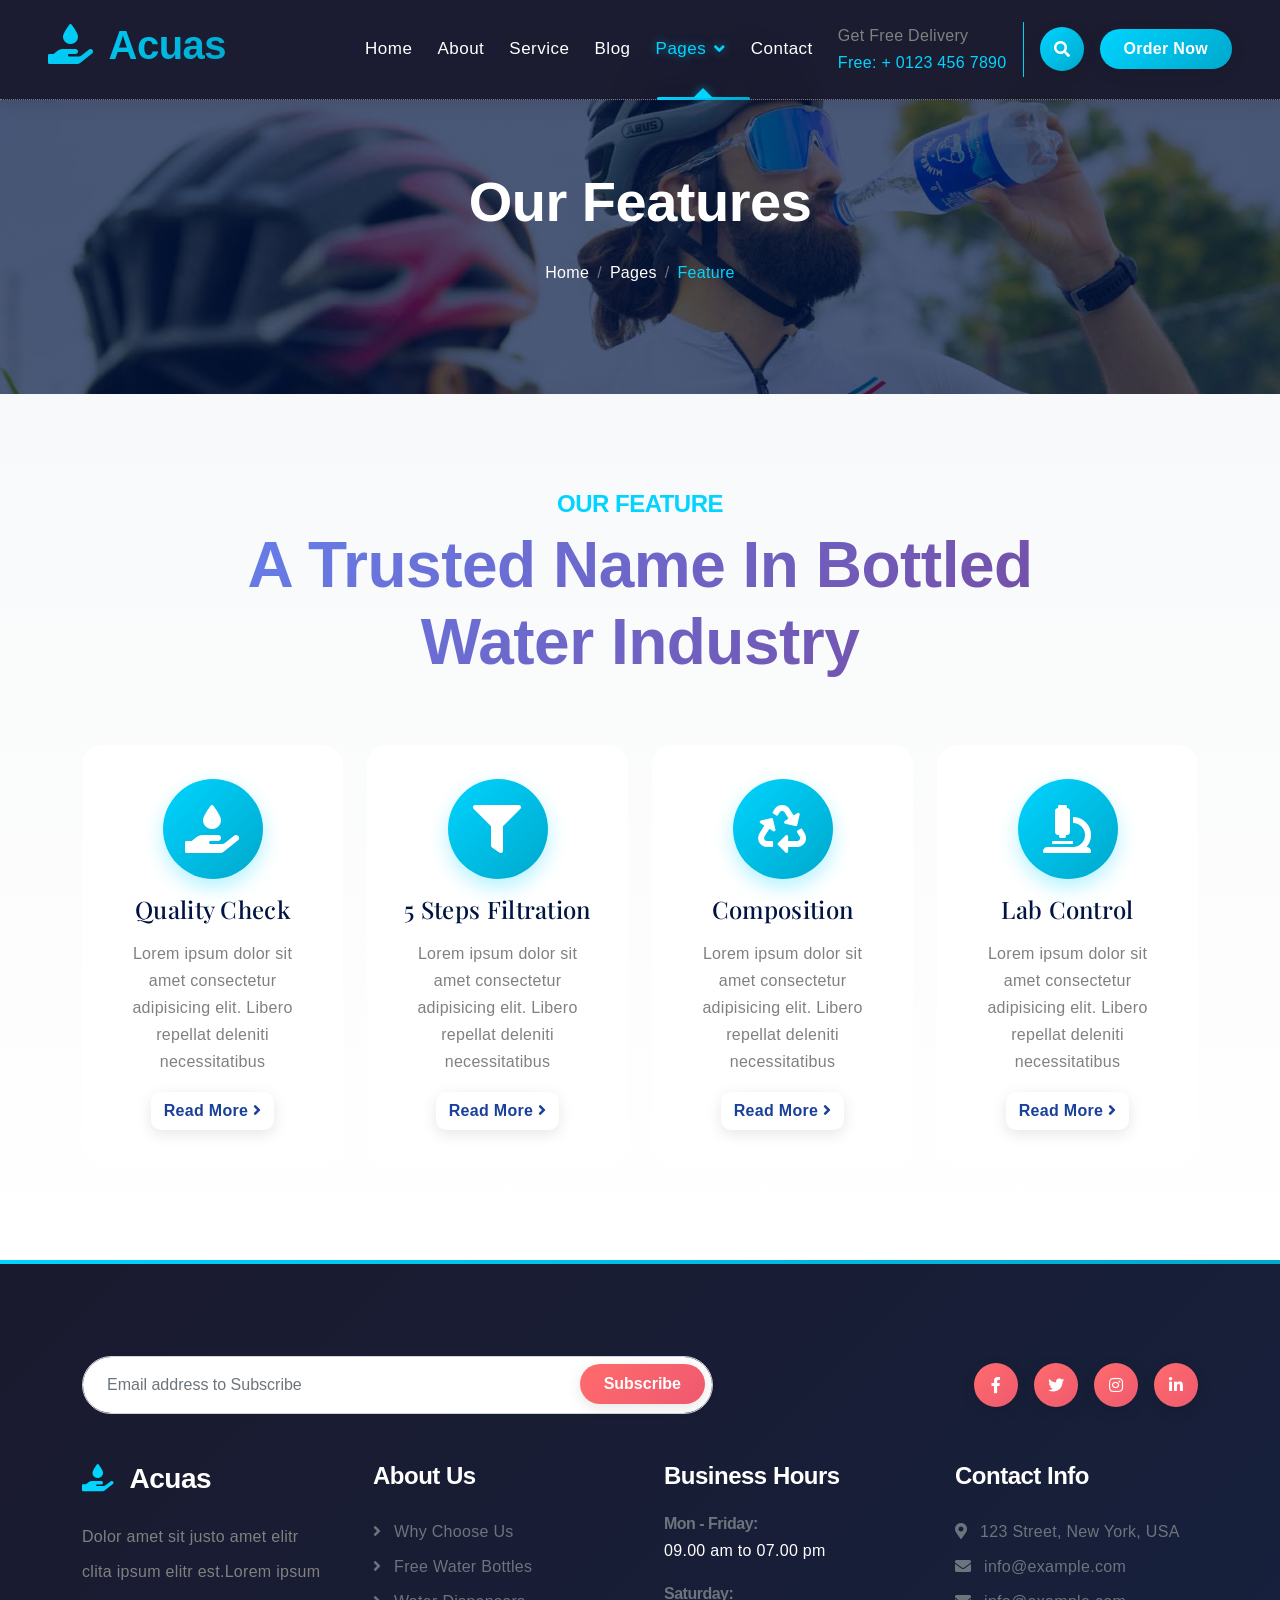
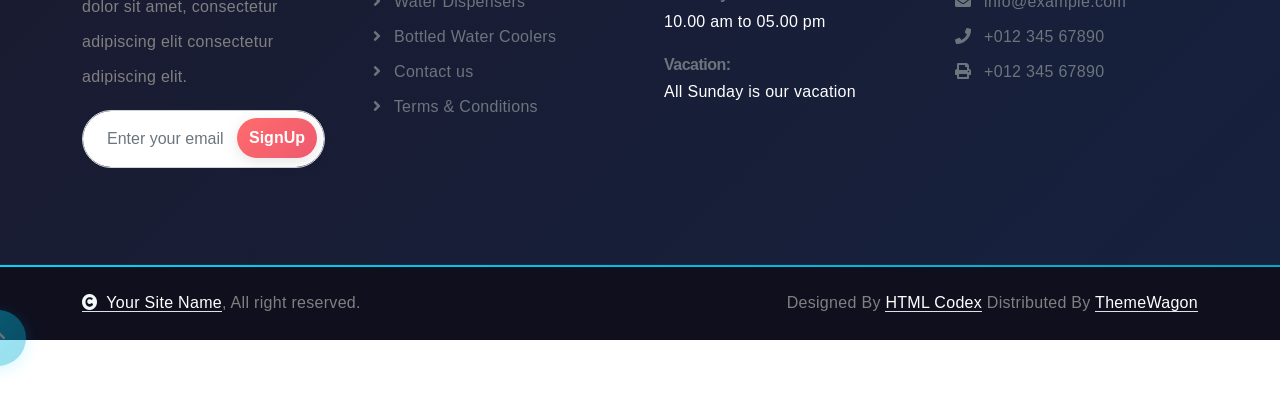
<file: feature.html>
<!DOCTYPE html>
<html lang="en">

    <head>
        <meta charset="utf-8">
        <title>Acuas - Drinking Water Website Template</title>
        <meta content="width=device-width, initial-scale=1.0" name="viewport">
        <meta content="" name="keywords">
        <meta content="" name="description">

        <!-- Google Web Fonts -->
        <link rel="preconnect" href="https://fonts.googleapis.com">
        <link rel="preconnect" href="https://fonts.gstatic.com" crossorigin>
        <link href="https://fonts.googleapis.com/css2?family=Open+Sans:ital,wdth,wght@0,75..100,300..800;1,75..100,300..800&family=Playfair+Display:ital,wght@0,400..900;1,400..900&display=swap" rel="stylesheet"> 

        <!-- Icon Font Stylesheet -->
        <link rel="stylesheet" href="https://use.fontawesome.com/releases/v5.15.4/css/all.css"/>
        <link href="https://cdn.jsdelivr.net/npm/bootstrap-icons@1.4.1/font/bootstrap-icons.css" rel="stylesheet">

        <!-- Libraries Stylesheet -->
        <link href="lib/animate/animate.min.css" rel="stylesheet">
        <link href="lib/owlcarousel/assets/owl.carousel.min.css" rel="stylesheet">


        <!-- Customized Bootstrap Stylesheet -->
        <link href="css/bootstrap.min.css" rel="stylesheet">

        <!-- Template Stylesheet -->
        <link href="css/style.css" rel="stylesheet">
    </head>

    <body>

        <!-- Spinner Start -->
        <div id="spinner" class="show bg-white position-fixed translate-middle w-100 vh-100 top-50 start-50 d-flex align-items-center justify-content-center">
            <div class="spinner-border text-primary" style="width: 3rem; height: 3rem;" role="status">
                <span class="sr-only">Loading...</span>
            </div>
        </div>
        <!-- Spinner End -->

        <!-- Navbar & Hero Start -->
        <div class="container-fluid position-relative p-0">
            <nav class="navbar navbar-expand-lg navbar-light px-4 px-lg-5 py-3 py-lg-0">
                <a href="" class="navbar-brand p-0">
                    <h1 class="text-primary"><i class="fas fa-hand-holding-water me-3"></i>Acuas</h1>
                    <!-- <img src="img/logo.png" alt="Logo"> -->
                </a>
                <button class="navbar-toggler" type="button" data-bs-toggle="collapse" data-bs-target="#navbarCollapse">
                    <span class="fa fa-bars"></span>
                </button>
                <div class="collapse navbar-collapse" id="navbarCollapse">
                    <div class="navbar-nav ms-auto py-0">
                        <a href="index.html" class="nav-item nav-link">Home</a>
                        <a href="about.html" class="nav-item nav-link">About</a>
                        <a href="service.html" class="nav-item nav-link">Service</a>
                        <a href="blog.html" class="nav-item nav-link">Blog</a>
                        <div class="nav-item dropdown active">
                            <a href="#" class="nav-link dropdown-toggle active" data-bs-toggle="dropdown">Pages</a>
                            <div class="dropdown-menu m-0">
                                <a href="feature.html" class="dropdown-item active">Our Feature</a>
                                <a href="product.html" class="dropdown-item">Our Product</a>
                                <a href="team.html" class="dropdown-item">Our Team</a>
                                <a href="testimonial.html" class="dropdown-item">Testimonial</a>
                                <a href="404.html" class="dropdown-item">404 Page</a>
                            </div>
                        </div>
                        <a href="contact.html" class="nav-item nav-link">Contact</a>
                    </div>
                    <div class="d-none d-xl-flex me-3">
                        <div class="d-flex flex-column pe-3 border-end border-primary">
                            <span class="text-body">Get Free Delivery</span>
                            <a href="tel:+4733378901"><span class="text-primary">Free: + 0123 456 7890</span></a>
                        </div>
                    </div>
                    <button class="btn btn-primary btn-md-square d-flex flex-shrink-0 mb-3 mb-lg-0 rounded-circle me-3" data-bs-toggle="modal" data-bs-target="#searchModal"><i class="fas fa-search"></i></button>
                    <a href="" class="btn btn-primary rounded-pill d-inline-flex flex-shrink-0 py-2 px-4">Order Now</a>
                </div>
            </nav>

            <!-- Header Start -->
            <div class="container-fluid bg-breadcrumb">
                <div class="container text-center py-5" style="max-width: 900px;">
                    <h4 class="text-white display-4 mb-4 wow fadeInDown" data-wow-delay="0.1s">Our Features</h4>
                    <ol class="breadcrumb d-flex justify-content-center mb-0 wow fadeInDown" data-wow-delay="0.3s">
                        <li class="breadcrumb-item"><a href="index.html">Home</a></li>
                        <li class="breadcrumb-item"><a href="#">Pages</a></li>
                        <li class="breadcrumb-item active text-primary">Feature</li>
                    </ol>    
                </div>
            </div>
            <!-- Header End -->
        </div>
        <!-- Navbar & Hero End -->

        <!-- Modal Search Start -->
        <div class="modal fade" id="searchModal" tabindex="-1" aria-labelledby="exampleModalLabel" aria-hidden="true">
            <div class="modal-dialog modal-fullscreen">
                <div class="modal-content rounded-0">
                    <div class="modal-header">
                        <h4 class="modal-title mb-0" id="exampleModalLabel">Search by keyword</h4>
                        <button type="button" class="btn-close" data-bs-dismiss="modal" aria-label="Close"></button>
                    </div>
                    <div class="modal-body d-flex align-items-center">
                        <div class="input-group w-75 mx-auto d-flex">
                            <input type="search" class="form-control p-3" placeholder="keywords" aria-describedby="search-icon-1">
                            <span id="search-icon-1" class="input-group-text btn border p-3"><i class="fa fa-search text-white"></i></span>
                        </div>
                    </div>
                </div>
            </div>
        </div>
        <!-- Modal Search End -->

        <!-- feature Start -->
        <div class="container-fluid feature bg-light py-5">
            <div class="container py-5">
                <div class="text-center mx-auto pb-5 wow fadeInUp" data-wow-delay="0.2s" style="max-width: 800px;">
                    <h4 class="text-uppercase text-primary">Our Feature</h4>
                    <h1 class="display-3 text-capitalize mb-3">A Trusted Name In Bottled Water Industry</h1>
                </div>
                <div class="row g-4">
                    <div class=" col-md-6 col-lg-6 col-xl-3 wow fadeInUp" data-wow-delay="0.2s">
                        <div class="feature-item p-4">
                            <div class="feature-icon mb-3"><i class="fas fa-hand-holding-water text-white fa-3x"></i></div>
                            <a href="#" class="h4 mb-3">Quality Check</a>
                            <p class="mb-3">Lorem ipsum dolor sit amet consectetur adipisicing elit. Libero repellat deleniti necessitatibus</p>
                            <a href="#" class="btn text-secondary">Read More <i class="fa fa-angle-right"></i></a>
                        </div>
                    </div>
                    <div class="col-md-6 col-lg-6 col-xl-3 wow fadeInUp" data-wow-delay="0.4s">
                        <div class="feature-item p-4">
                            <div class="feature-icon mb-3"><i class="fas fa-filter text-white fa-3x"></i></div>
                            <a href="#" class="h4 mb-3">5 Steps Filtration</a>
                            <p class="mb-3">Lorem ipsum dolor sit amet consectetur adipisicing elit. Libero repellat deleniti necessitatibus</p>
                            <a href="#" class="btn text-secondary">Read More <i class="fa fa-angle-right"></i></a>
                        </div>
                    </div>
                    <div class="col-md-6 col-lg-6 col-xl-3 wow fadeInUp" data-wow-delay="0.6s">
                        <div class="feature-item p-4">
                            <div class="feature-icon mb-3"><i class="fas fa-recycle text-white fa-3x"></i></div>
                            <a href="#" class="h4 mb-3">Composition</a>
                            <p class="mb-3">Lorem ipsum dolor sit amet consectetur adipisicing elit. Libero repellat deleniti necessitatibus</p>
                            <a href="#" class="btn text-secondary">Read More <i class="fa fa-angle-right"></i></a>
                        </div>
                    </div>
                    <div class="col-md-6 col-lg-6 col-xl-3 wow fadeInUp" data-wow-delay="0.8s">
                        <div class="feature-item p-4">
                            <div class="feature-icon mb-3"><i class="fas fa-microscope text-white fa-3x"></i></div>
                            <a href="#" class="h4 mb-3">Lab Control</a>
                            <p class="mb-3">Lorem ipsum dolor sit amet consectetur adipisicing elit. Libero repellat deleniti necessitatibus</p>
                            <a href="#" class="btn text-secondary">Read More <i class="fa fa-angle-right"></i></a>
                        </div>
                    </div>
                </div>
            </div>
        </div>
        <!-- feature End -->

        <!-- Footer Start -->
        <div class="container-fluid footer py-5 wow fadeIn" data-wow-delay="0.2s">
            <div class="container py-5">
                <div class="row g-5 mb-5 align-items-center">
                    <div class="col-lg-7">
                        <div class="position-relative mx-auto">
                            <input class="form-control rounded-pill w-100 py-3 ps-4 pe-5" type="text" placeholder="Email address to Subscribe">
                            <button type="button" class="btn btn-secondary rounded-pill position-absolute top-0 end-0 py-2 px-4 mt-2 me-2">Subscribe</button>
                        </div>
                    </div>
                    <div class="col-lg-5">
                        <div class="d-flex align-items-center justify-content-center justify-content-lg-end">
                            <a class="btn btn-secondary btn-md-square rounded-circle me-3" href=""><i class="fab fa-facebook-f"></i></a>
                            <a class="btn btn-secondary btn-md-square rounded-circle me-3" href=""><i class="fab fa-twitter"></i></a>
                            <a class="btn btn-secondary btn-md-square rounded-circle me-3" href=""><i class="fab fa-instagram"></i></a>
                            <a class="btn btn-secondary btn-md-square rounded-circle me-0" href=""><i class="fab fa-linkedin-in"></i></a>
                        </div>
                    </div>
                </div>
                <div class="row g-5">
                    <div class="col-md-6 col-lg-6 col-xl-3">
                        <div class="footer-item d-flex flex-column">
                            <div class="footer-item">
                                <h3 class="text-white mb-4"><i class="fas fa-hand-holding-water text-primary me-3"></i>Acuas</h3>
                                <p class="mb-3">Dolor amet sit justo amet elitr clita ipsum elitr est.Lorem ipsum dolor sit amet, consectetur adipiscing elit consectetur adipiscing elit.</p>
                            </div>
                            <div class="position-relative">
                                <input class="form-control rounded-pill w-100 py-3 ps-4 pe-5" type="text" placeholder="Enter your email">
                                <button type="button" class="btn btn-secondary rounded-pill position-absolute top-0 end-0 py-2 mt-2 me-2">SignUp</button>
                            </div>
                        </div>
                    </div>
                    <div class="col-md-6 col-lg-6 col-xl-3">
                        <div class="footer-item d-flex flex-column">
                            <h4 class="text-white mb-4">About Us</h4>
                            <a href="#"><i class="fas fa-angle-right me-2"></i> Why Choose Us</a>
                            <a href="#"><i class="fas fa-angle-right me-2"></i> Free Water Bottles</a>
                            <a href="#"><i class="fas fa-angle-right me-2"></i> Water Dispensers</a>
                            <a href="#"><i class="fas fa-angle-right me-2"></i> Bottled Water Coolers</a>
                            <a href="#"><i class="fas fa-angle-right me-2"></i> Contact us</a>
                            <a href="#"><i class="fas fa-angle-right me-2"></i> Terms & Conditions</a>
                        </div>
                    </div>
                    <div class="col-md-6 col-lg-6 col-xl-3">
                        <div class="footer-item d-flex flex-column">
                            <h4 class="text-white mb-4">Business Hours</h4>
                            <div class="mb-3">
                                <h6 class="text-muted mb-0">Mon - Friday:</h6>
                                <p class="text-white mb-0">09.00 am to 07.00 pm</p>
                            </div>
                            <div class="mb-3">
                                <h6 class="text-muted mb-0">Saturday:</h6>
                                <p class="text-white mb-0">10.00 am to 05.00 pm</p>
                            </div>
                            <div class="mb-3">
                                <h6 class="text-muted mb-0">Vacation:</h6>
                                <p class="text-white mb-0">All Sunday is our vacation</p>
                            </div>
                        </div>
                    </div>
                    <div class="col-md-6 col-lg-6 col-xl-3">
                        <div class="footer-item d-flex flex-column">
                            <h4 class="text-white mb-4">Contact Info</h4>
                            <a href="#"><i class="fa fa-map-marker-alt me-2"></i> 123 Street, New York, USA</a>
                            <a href="mailto:info@example.com"><i class="fas fa-envelope me-2"></i> info@example.com</a>
                            <a href="mailto:info@example.com"><i class="fas fa-envelope me-2"></i> info@example.com</a>
                            <a href="tel:+012 345 67890"><i class="fas fa-phone me-2"></i> +012 345 67890</a>
                            <a href="tel:+012 345 67890" class="mb-3"><i class="fas fa-print me-2"></i> +012 345 67890</a>
                        </div>
                    </div>
                </div>
            </div>
        </div>
        <!-- Footer End -->

        
        <!-- Copyright Start -->
        <div class="container-fluid copyright py-4">
            <div class="container">
                <div class="row g-4 align-items-center">
                    <div class="col-md-6 text-center text-md-start mb-md-0">
                        <span class="text-body"><a href="#" class="border-bottom text-white"><i class="fas fa-copyright text-light me-2"></i>Your Site Name</a>, All right reserved.</span>
                    </div>
                    <div class="col-md-6 text-center text-md-end text-body">
                        <!--/*** This template is free as long as you keep the below author’s credit link/attribution link/backlink. ***/-->
                        <!--/*** If you'd like to use the template without the below author’s credit link/attribution link/backlink, ***/-->
                        <!--/*** you can purchase the Credit Removal License from "https://htmlcodex.com/credit-removal". ***/-->
                        Designed By <a class="border-bottom text-white" href="https://htmlcodex.com">HTML Codex</a> Distributed By <a class="border-bottom text-white" href="https://themewagon.com">ThemeWagon</a>
                    </div>
                </div>
            </div>
        </div>
        <!-- Copyright End -->


        <!-- Back to Top -->
        <a href="#" class="btn btn-secondary btn-lg-square rounded-circle back-to-top"><i class="fa fa-arrow-up"></i></a>   

        
    <!-- JavaScript Libraries -->
    <script src="https://ajax.googleapis.com/ajax/libs/jquery/3.6.4/jquery.min.js"></script>
    <script src="https://cdn.jsdelivr.net/npm/bootstrap@5.0.0/dist/js/bootstrap.bundle.min.js"></script>
    <script src="lib/wow/wow.min.js"></script>
    <script src="lib/easing/easing.min.js"></script>
    <script src="lib/waypoints/waypoints.min.js"></script>
    <script src="lib/counterup/counterup.min.js"></script>
    <script src="lib/owlcarousel/owl.carousel.min.js"></script>
    

    <!-- Template Javascript -->
    <script src="js/main.js"></script>
    </body>

</html>
</file>
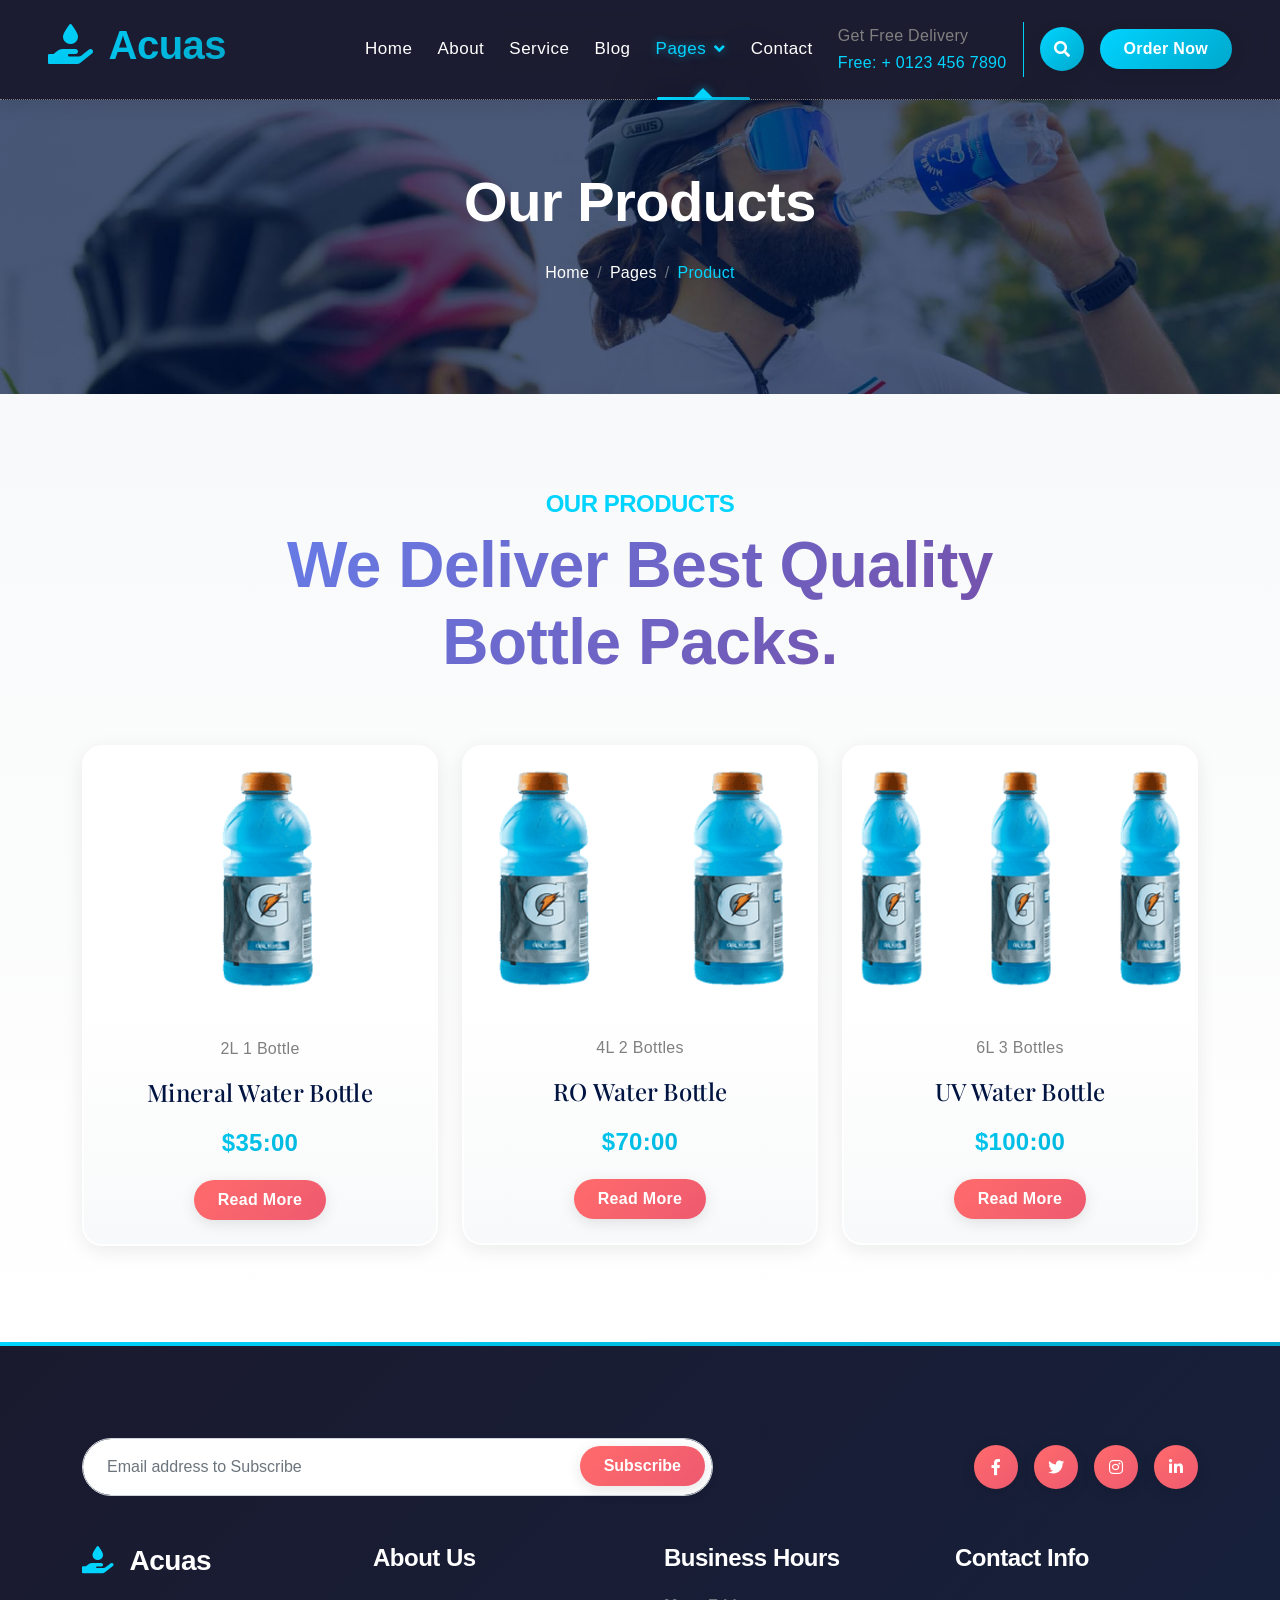
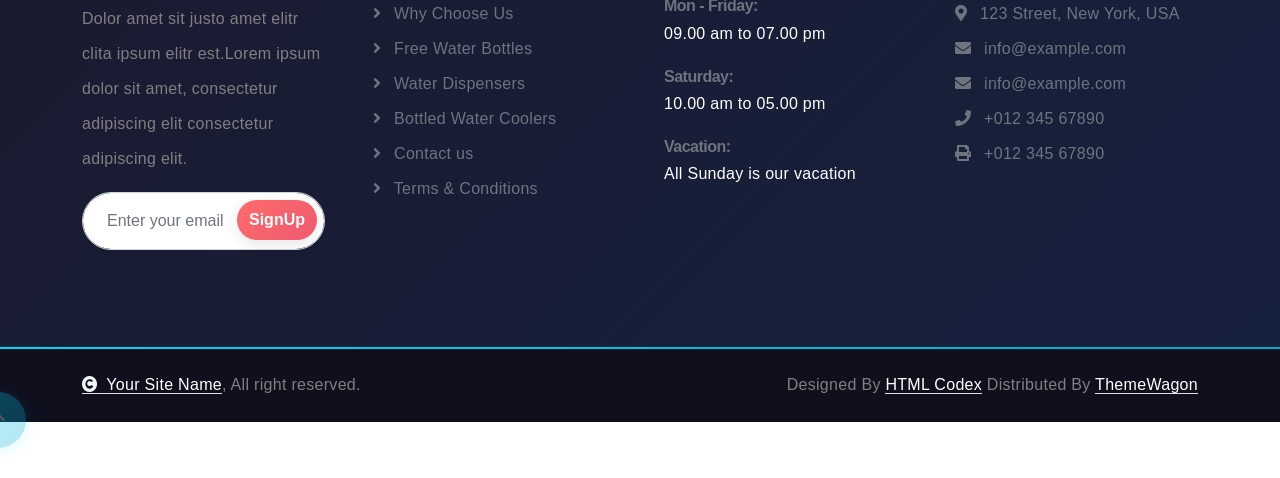
<file: product.html>
<!DOCTYPE html>
<html lang="en">

    <head>
        <meta charset="utf-8">
        <title>Acuas - Drinking Water Website Template</title>
        <meta content="width=device-width, initial-scale=1.0" name="viewport">
        <meta content="" name="keywords">
        <meta content="" name="description">

        <!-- Google Web Fonts -->
        <link rel="preconnect" href="https://fonts.googleapis.com">
        <link rel="preconnect" href="https://fonts.gstatic.com" crossorigin>
        <link href="https://fonts.googleapis.com/css2?family=Open+Sans:ital,wdth,wght@0,75..100,300..800;1,75..100,300..800&family=Playfair+Display:ital,wght@0,400..900;1,400..900&display=swap" rel="stylesheet"> 

        <!-- Icon Font Stylesheet -->
        <link rel="stylesheet" href="https://use.fontawesome.com/releases/v5.15.4/css/all.css"/>
        <link href="https://cdn.jsdelivr.net/npm/bootstrap-icons@1.4.1/font/bootstrap-icons.css" rel="stylesheet">

        <!-- Libraries Stylesheet -->
        <link href="lib/animate/animate.min.css" rel="stylesheet">
        <link href="lib/owlcarousel/assets/owl.carousel.min.css" rel="stylesheet">


        <!-- Customized Bootstrap Stylesheet -->
        <link href="css/bootstrap.min.css" rel="stylesheet">

        <!-- Template Stylesheet -->
        <link href="css/style.css" rel="stylesheet">
    </head>

    <body>

        <!-- Spinner Start -->
        <div id="spinner" class="show bg-white position-fixed translate-middle w-100 vh-100 top-50 start-50 d-flex align-items-center justify-content-center">
            <div class="spinner-border text-primary" style="width: 3rem; height: 3rem;" role="status">
                <span class="sr-only">Loading...</span>
            </div>
        </div>
        <!-- Spinner End -->

        <!-- Navbar & Hero Start -->
        <div class="container-fluid position-relative p-0">
            <nav class="navbar navbar-expand-lg navbar-light px-4 px-lg-5 py-3 py-lg-0">
                <a href="" class="navbar-brand p-0">
                    <h1 class="text-primary"><i class="fas fa-hand-holding-water me-3"></i>Acuas</h1>
                    <!-- <img src="img/logo.png" alt="Logo"> -->
                </a>
                <button class="navbar-toggler" type="button" data-bs-toggle="collapse" data-bs-target="#navbarCollapse">
                    <span class="fa fa-bars"></span>
                </button>
                <div class="collapse navbar-collapse" id="navbarCollapse">
                    <div class="navbar-nav ms-auto py-0">
                        <a href="index.html" class="nav-item nav-link">Home</a>
                        <a href="about.html" class="nav-item nav-link">About</a>
                        <a href="service.html" class="nav-item nav-link">Service</a>
                        <a href="blog.html" class="nav-item nav-link">Blog</a>
                        <div class="nav-item dropdown active">
                            <a href="#" class="nav-link dropdown-toggle active" data-bs-toggle="dropdown">Pages</a>
                            <div class="dropdown-menu m-0">
                                <a href="feature.html" class="dropdown-item">Our Feature</a>
                                <a href="product.html" class="dropdown-item active">Our Product</a>
                                <a href="team.html" class="dropdown-item">Our Team</a>
                                <a href="testimonial.html" class="dropdown-item">Testimonial</a>
                                <a href="404.html" class="dropdown-item">404 Page</a>
                            </div>
                        </div>
                        <a href="contact.html" class="nav-item nav-link">Contact</a>
                    </div>
                    <div class="d-none d-xl-flex me-3">
                        <div class="d-flex flex-column pe-3 border-end border-primary">
                            <span class="text-body">Get Free Delivery</span>
                            <a href="tel:+4733378901"><span class="text-primary">Free: + 0123 456 7890</span></a>
                        </div>
                    </div>
                    <button class="btn btn-primary btn-md-square d-flex flex-shrink-0 mb-3 mb-lg-0 rounded-circle me-3" data-bs-toggle="modal" data-bs-target="#searchModal"><i class="fas fa-search"></i></button>
                    <a href="" class="btn btn-primary rounded-pill d-inline-flex flex-shrink-0 py-2 px-4">Order Now</a>
                </div>
            </nav>

            <!-- Header Start -->
            <div class="container-fluid bg-breadcrumb">
                <div class="container text-center py-5" style="max-width: 900px;">
                    <h4 class="text-white display-4 mb-4 wow fadeInDown" data-wow-delay="0.1s">Our Products</h4>
                    <ol class="breadcrumb d-flex justify-content-center mb-0 wow fadeInDown" data-wow-delay="0.3s">
                        <li class="breadcrumb-item"><a href="index.html">Home</a></li>
                        <li class="breadcrumb-item"><a href="#">Pages</a></li>
                        <li class="breadcrumb-item active text-primary">Product</li>
                    </ol>    
                </div>
            </div>
            <!-- Header End -->
        </div>
        <!-- Navbar & Hero End -->

        <!-- Modal Search Start -->
        <div class="modal fade" id="searchModal" tabindex="-1" aria-labelledby="exampleModalLabel" aria-hidden="true">
            <div class="modal-dialog modal-fullscreen">
                <div class="modal-content rounded-0">
                    <div class="modal-header">
                        <h4 class="modal-title mb-0" id="exampleModalLabel">Search by keyword</h4>
                        <button type="button" class="btn-close" data-bs-dismiss="modal" aria-label="Close"></button>
                    </div>
                    <div class="modal-body d-flex align-items-center">
                        <div class="input-group w-75 mx-auto d-flex">
                            <input type="search" class="form-control p-3" placeholder="keywords" aria-describedby="search-icon-1">
                            <span id="search-icon-1" class="input-group-text btn border p-3"><i class="fa fa-search text-white"></i></span>
                        </div>
                    </div>
                </div>
            </div>
        </div>
        <!-- Modal Search End -->

        <!-- Products Start -->
        <div class="container-fluid product py-5">
            <div class="container py-5">
                <div class="text-center mx-auto pb-5 wow fadeInUp" data-wow-delay="0.2s" style="max-width: 800px;">
                    <h4 class="text-uppercase text-primary">Our Products</h4>
                    <h1 class="display-3 text-capitalize mb-3">We Deliver Best Quality Bottle Packs.</h1>
                </div>
                <div class="row g-4 justify-content-center">
                    <div class="col-lg-6 col-xl-4 wow fadeInUp" data-wow-delay="0.2s">
                        <div class="product-item">
                            <img src="img/product-3.png" class="img-fluid w-100 rounded-top"  alt="Image">
                            <div class="product-content bg-light text-center rounded-bottom p-4">
                                <p>2L 1 Bottle</p>
                                <a href="#" class="h4 d-inline-block mb-3">Mineral Water Bottle</a>
                                <p class="fs-4 text-primary mb-3">$35:00</p>
                                <a href="#" class="btn btn-secondary rounded-pill py-2 px-4">Read More</a>
                            </div>
                        </div>
                    </div>
                    <div class="col-lg-6 col-xl-4 wow fadeInUp" data-wow-delay="0.4s">
                        <div class="product-item">
                            <img src="img/product-2.png" class="img-fluid w-100 rounded-top"  alt="Image">
                            <div class="product-content bg-light text-center rounded-bottom p-4">
                                <p>4L 2 Bottles</p>
                                <a href="#" class="h4 d-inline-block mb-3">RO Water Bottle</a>
                                <p class="fs-4 text-primary mb-3">$70:00</p>
                                <a href="#" class="btn btn-secondary rounded-pill py-2 px-4">Read More</a>
                            </div>
                        </div>
                    </div>
                    <div class="col-lg-6 col-xl-4 wow fadeInUp" data-wow-delay="0.6s">
                        <div class="product-item">
                            <img src="img/product-1.png" class="img-fluid w-100 rounded-top"  alt="Image">
                            <div class="product-content bg-light text-center rounded-bottom p-4">
                                <p>6L 3 Bottles</p>
                                <a href="#" class="h4 d-inline-block mb-3">UV Water Bottle</a>
                                <p class="fs-4 text-primary mb-3">$100:00</p>
                                <a href="#" class="btn btn-secondary rounded-pill py-2 px-4">Read More</a>
                            </div>
                        </div>
                    </div>
                </div>
            </div>
        </div>
        <!-- Products End -->

        <!-- Footer Start -->
        <div class="container-fluid footer py-5 wow fadeIn" data-wow-delay="0.2s">
            <div class="container py-5">
                <div class="row g-5 mb-5 align-items-center">
                    <div class="col-lg-7">
                        <div class="position-relative mx-auto">
                            <input class="form-control rounded-pill w-100 py-3 ps-4 pe-5" type="text" placeholder="Email address to Subscribe">
                            <button type="button" class="btn btn-secondary rounded-pill position-absolute top-0 end-0 py-2 px-4 mt-2 me-2">Subscribe</button>
                        </div>
                    </div>
                    <div class="col-lg-5">
                        <div class="d-flex align-items-center justify-content-center justify-content-lg-end">
                            <a class="btn btn-secondary btn-md-square rounded-circle me-3" href=""><i class="fab fa-facebook-f"></i></a>
                            <a class="btn btn-secondary btn-md-square rounded-circle me-3" href=""><i class="fab fa-twitter"></i></a>
                            <a class="btn btn-secondary btn-md-square rounded-circle me-3" href=""><i class="fab fa-instagram"></i></a>
                            <a class="btn btn-secondary btn-md-square rounded-circle me-0" href=""><i class="fab fa-linkedin-in"></i></a>
                        </div>
                    </div>
                </div>
                <div class="row g-5">
                    <div class="col-md-6 col-lg-6 col-xl-3">
                        <div class="footer-item d-flex flex-column">
                            <div class="footer-item">
                                <h3 class="text-white mb-4"><i class="fas fa-hand-holding-water text-primary me-3"></i>Acuas</h3>
                                <p class="mb-3">Dolor amet sit justo amet elitr clita ipsum elitr est.Lorem ipsum dolor sit amet, consectetur adipiscing elit consectetur adipiscing elit.</p>
                            </div>
                            <div class="position-relative">
                                <input class="form-control rounded-pill w-100 py-3 ps-4 pe-5" type="text" placeholder="Enter your email">
                                <button type="button" class="btn btn-secondary rounded-pill position-absolute top-0 end-0 py-2 mt-2 me-2">SignUp</button>
                            </div>
                        </div>
                    </div>
                    <div class="col-md-6 col-lg-6 col-xl-3">
                        <div class="footer-item d-flex flex-column">
                            <h4 class="text-white mb-4">About Us</h4>
                            <a href="#"><i class="fas fa-angle-right me-2"></i> Why Choose Us</a>
                            <a href="#"><i class="fas fa-angle-right me-2"></i> Free Water Bottles</a>
                            <a href="#"><i class="fas fa-angle-right me-2"></i> Water Dispensers</a>
                            <a href="#"><i class="fas fa-angle-right me-2"></i> Bottled Water Coolers</a>
                            <a href="#"><i class="fas fa-angle-right me-2"></i> Contact us</a>
                            <a href="#"><i class="fas fa-angle-right me-2"></i> Terms & Conditions</a>
                        </div>
                    </div>
                    <div class="col-md-6 col-lg-6 col-xl-3">
                        <div class="footer-item d-flex flex-column">
                            <h4 class="text-white mb-4">Business Hours</h4>
                            <div class="mb-3">
                                <h6 class="text-muted mb-0">Mon - Friday:</h6>
                                <p class="text-white mb-0">09.00 am to 07.00 pm</p>
                            </div>
                            <div class="mb-3">
                                <h6 class="text-muted mb-0">Saturday:</h6>
                                <p class="text-white mb-0">10.00 am to 05.00 pm</p>
                            </div>
                            <div class="mb-3">
                                <h6 class="text-muted mb-0">Vacation:</h6>
                                <p class="text-white mb-0">All Sunday is our vacation</p>
                            </div>
                        </div>
                    </div>
                    <div class="col-md-6 col-lg-6 col-xl-3">
                        <div class="footer-item d-flex flex-column">
                            <h4 class="text-white mb-4">Contact Info</h4>
                            <a href="#"><i class="fa fa-map-marker-alt me-2"></i> 123 Street, New York, USA</a>
                            <a href="mailto:info@example.com"><i class="fas fa-envelope me-2"></i> info@example.com</a>
                            <a href="mailto:info@example.com"><i class="fas fa-envelope me-2"></i> info@example.com</a>
                            <a href="tel:+012 345 67890"><i class="fas fa-phone me-2"></i> +012 345 67890</a>
                            <a href="tel:+012 345 67890" class="mb-3"><i class="fas fa-print me-2"></i> +012 345 67890</a>
                        </div>
                    </div>
                </div>
            </div>
        </div>
        <!-- Footer End -->

        
        <!-- Copyright Start -->
        <div class="container-fluid copyright py-4">
            <div class="container">
                <div class="row g-4 align-items-center">
                    <div class="col-md-6 text-center text-md-start mb-md-0">
                        <span class="text-body"><a href="#" class="border-bottom text-white"><i class="fas fa-copyright text-light me-2"></i>Your Site Name</a>, All right reserved.</span>
                    </div>
                    <div class="col-md-6 text-center text-md-end text-body">
                        <!--/*** This template is free as long as you keep the below author’s credit link/attribution link/backlink. ***/-->
                        <!--/*** If you'd like to use the template without the below author’s credit link/attribution link/backlink, ***/-->
                        <!--/*** you can purchase the Credit Removal License from "https://htmlcodex.com/credit-removal". ***/-->
                        Designed By <a class="border-bottom text-white" href="https://htmlcodex.com">HTML Codex</a> Distributed By <a class="border-bottom text-white" href="https://themewagon.com">ThemeWagon</a>
                    </div>
                </div>
            </div>
        </div>
        <!-- Copyright End -->


        <!-- Back to Top -->
        <a href="#" class="btn btn-secondary btn-lg-square rounded-circle back-to-top"><i class="fa fa-arrow-up"></i></a>   

        
    <!-- JavaScript Libraries -->
    <script src="https://ajax.googleapis.com/ajax/libs/jquery/3.6.4/jquery.min.js"></script>
    <script src="https://cdn.jsdelivr.net/npm/bootstrap@5.0.0/dist/js/bootstrap.bundle.min.js"></script>
    <script src="lib/wow/wow.min.js"></script>
    <script src="lib/easing/easing.min.js"></script>
    <script src="lib/waypoints/waypoints.min.js"></script>
    <script src="lib/counterup/counterup.min.js"></script>
    <script src="lib/owlcarousel/owl.carousel.min.js"></script>
    

    <!-- Template Javascript -->
    <script src="js/main.js"></script>
    </body>

</html>
</file>
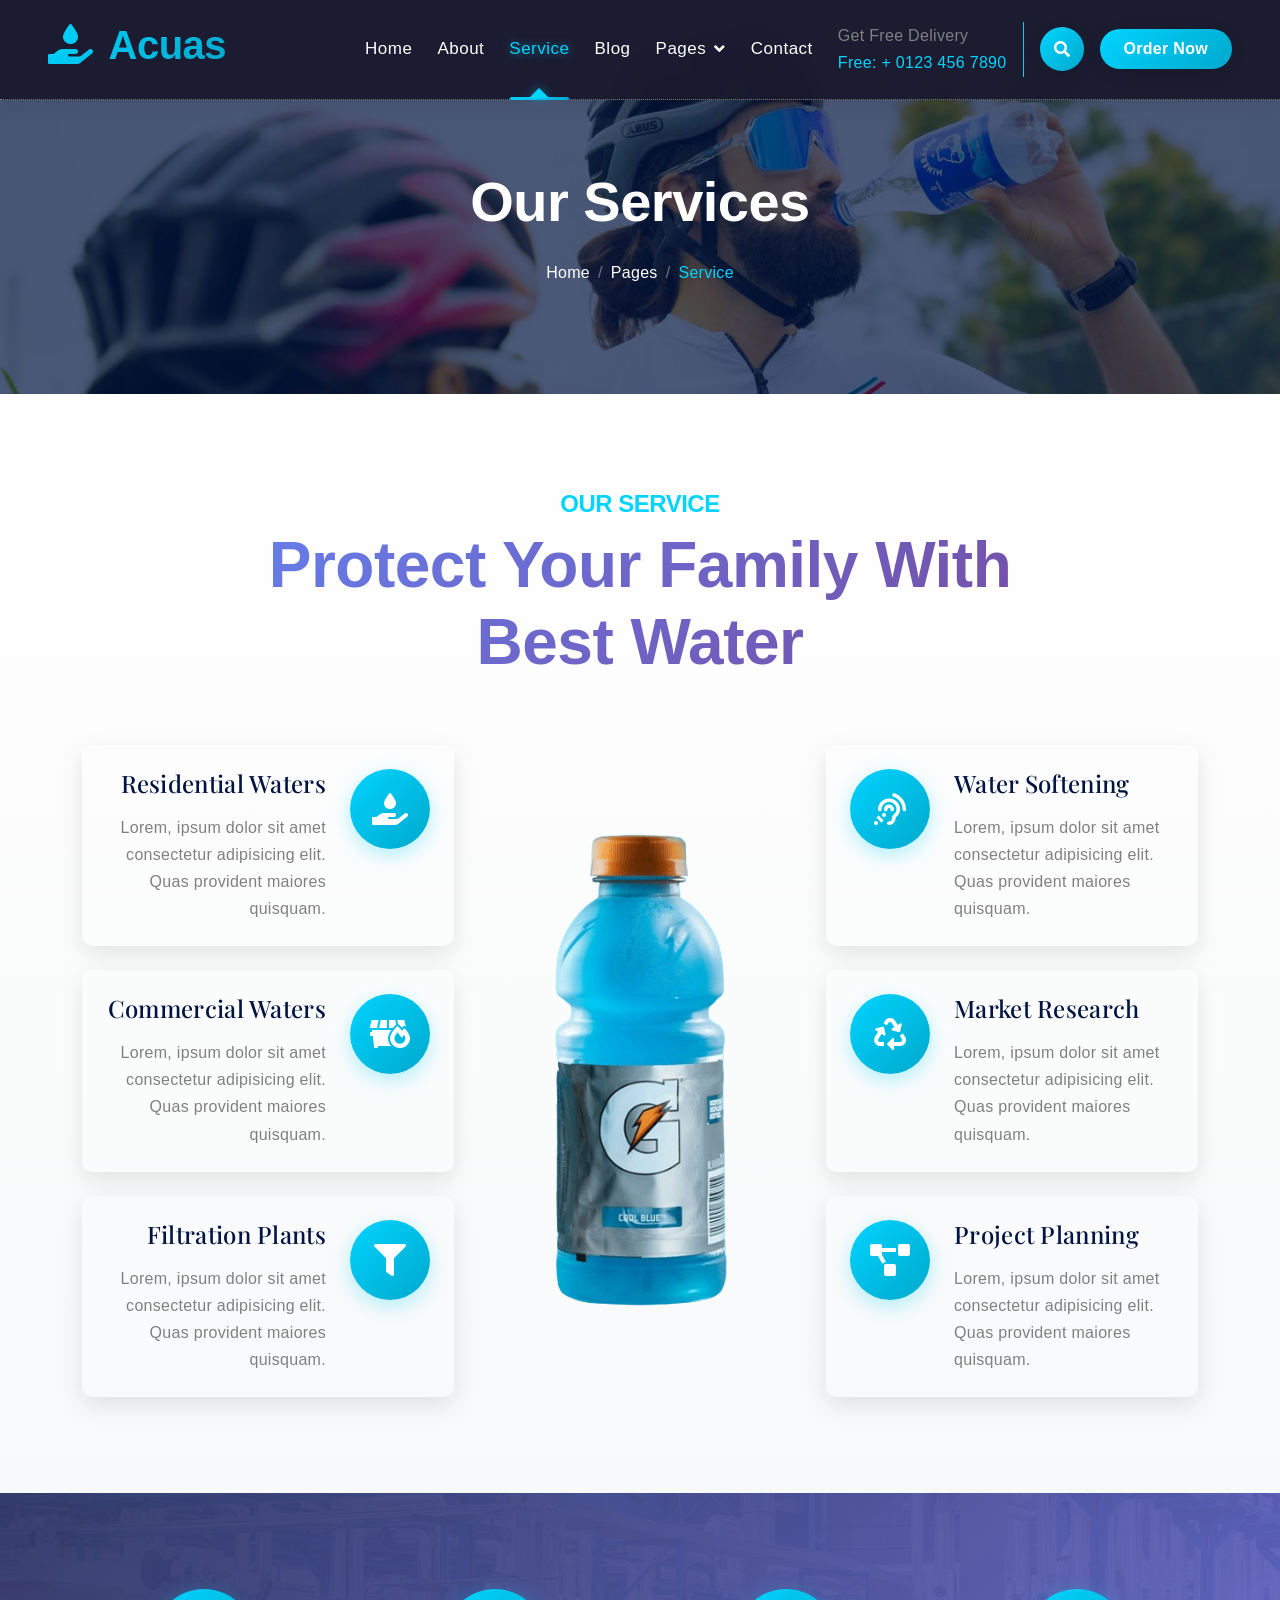
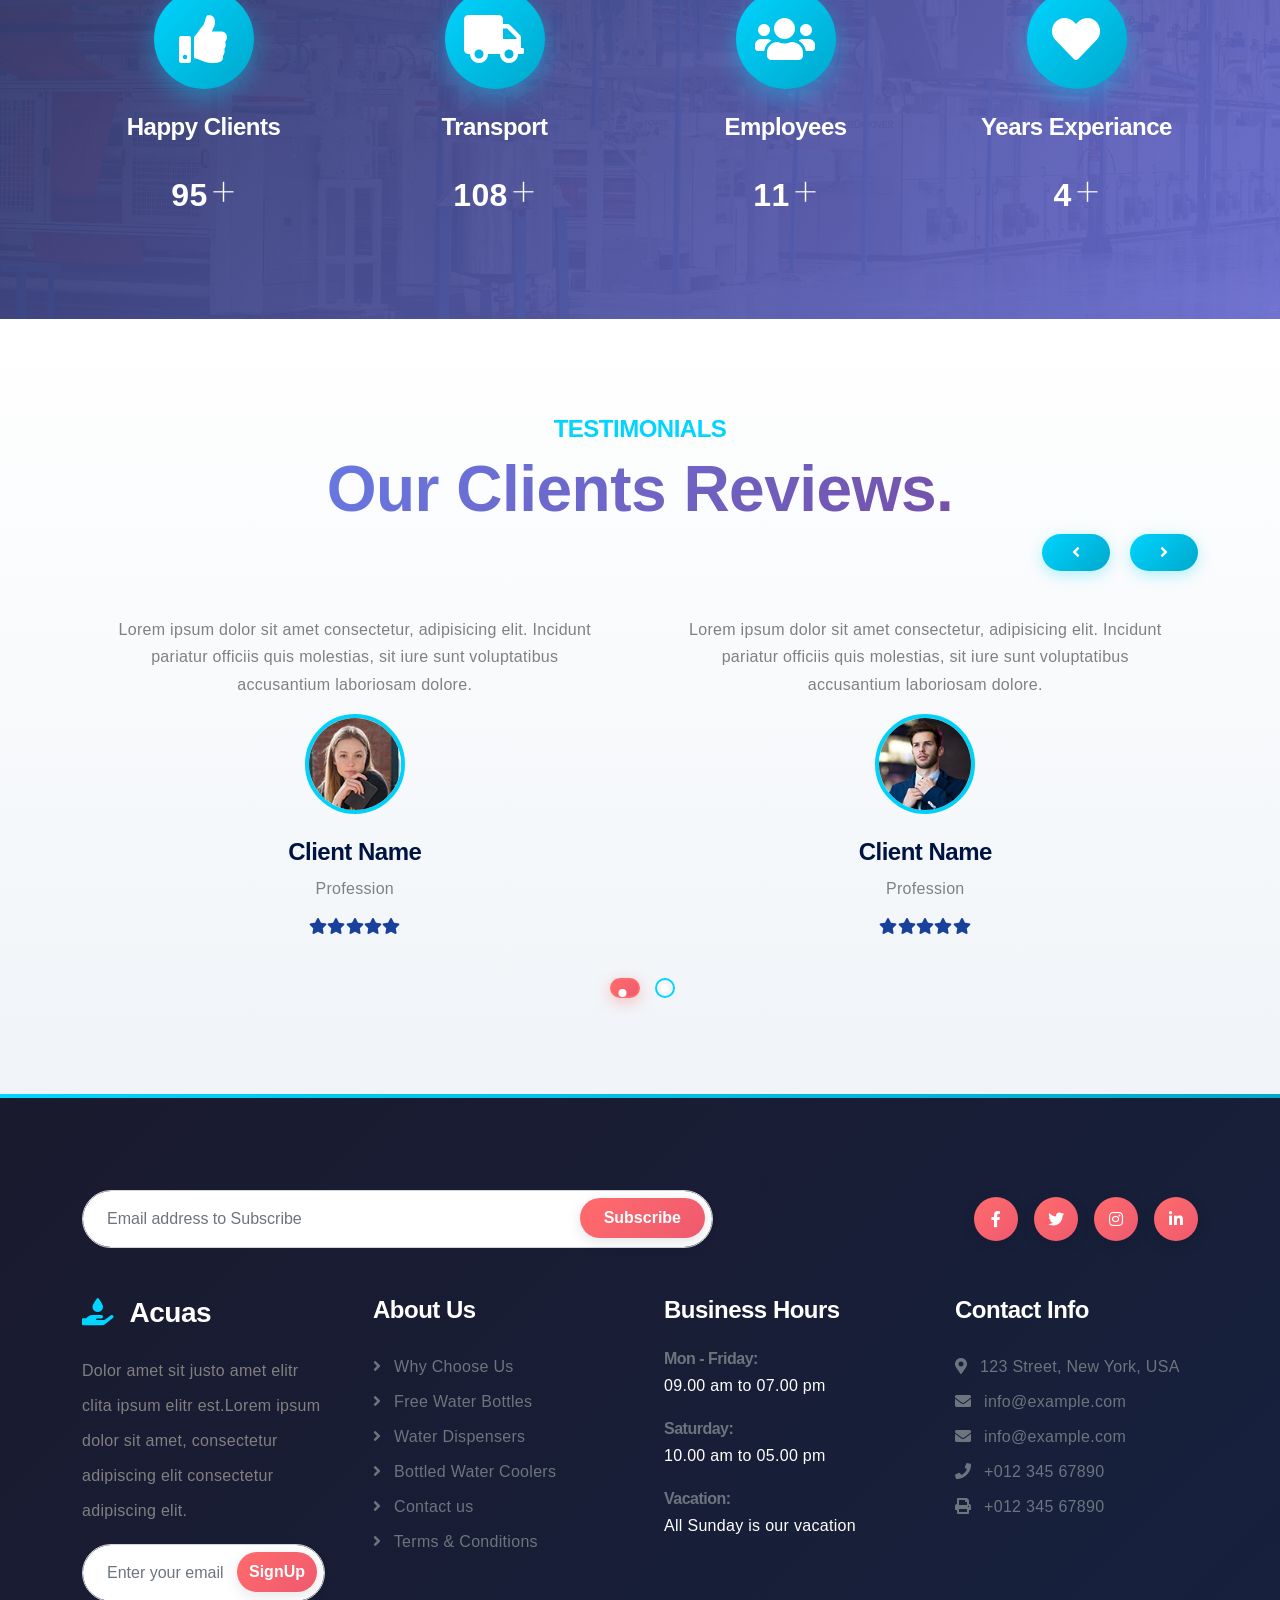
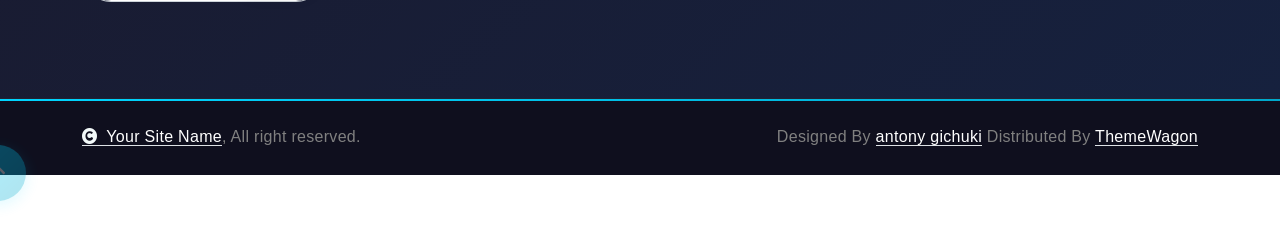
<file: service.html>
<!DOCTYPE html>
<html lang="en">

    <head>
        <meta charset="utf-8">
        <title>Acuas - Drinking Water Website Template</title>
        <meta content="width=device-width, initial-scale=1.0" name="viewport">
        <meta content="" name="keywords">
        <meta content="" name="description">

        <!-- Google Web Fonts -->
        <link rel="preconnect" href="https://fonts.googleapis.com">
        <link rel="preconnect" href="https://fonts.gstatic.com" crossorigin>
        <link href="https://fonts.googleapis.com/css2?family=Open+Sans:ital,wdth,wght@0,75..100,300..800;1,75..100,300..800&family=Playfair+Display:ital,wght@0,400..900;1,400..900&display=swap" rel="stylesheet"> 

        <!-- Icon Font Stylesheet -->
        <link rel="stylesheet" href="https://use.fontawesome.com/releases/v5.15.4/css/all.css"/>
        <link href="https://cdn.jsdelivr.net/npm/bootstrap-icons@1.4.1/font/bootstrap-icons.css" rel="stylesheet">

        <!-- Libraries Stylesheet -->
        <link href="lib/animate/animate.min.css" rel="stylesheet">
        <link href="lib/owlcarousel/assets/owl.carousel.min.css" rel="stylesheet">


        <!-- Customized Bootstrap Stylesheet -->
        <link href="css/bootstrap.min.css" rel="stylesheet">

        <!-- Template Stylesheet -->
        <link href="css/style.css" rel="stylesheet">
    </head>

    <body>

        <!-- Spinner Start -->
        <div id="spinner" class="show bg-white position-fixed translate-middle w-100 vh-100 top-50 start-50 d-flex align-items-center justify-content-center">
            <div class="spinner-border text-primary" style="width: 3rem; height: 3rem;" role="status">
                <span class="sr-only">Loading...</span>
            </div>
        </div>
        <!-- Spinner End -->

        <!-- Navbar & Hero Start -->
        <div class="container-fluid position-relative p-0">
            <nav class="navbar navbar-expand-lg navbar-light px-4 px-lg-5 py-3 py-lg-0">
                <a href="" class="navbar-brand p-0">
                    <h1 class="text-primary"><i class="fas fa-hand-holding-water me-3"></i>Acuas</h1>
                    <!-- <img src="img/logo.png" alt="Logo"> -->
                </a>
                <button class="navbar-toggler" type="button" data-bs-toggle="collapse" data-bs-target="#navbarCollapse">
                    <span class="fa fa-bars"></span>
                </button>
                <div class="collapse navbar-collapse" id="navbarCollapse">
                    <div class="navbar-nav ms-auto py-0">
                        <a href="index.html" class="nav-item nav-link">Home</a>
                        <a href="about.html" class="nav-item nav-link">About</a>
                        <a href="service.html" class="nav-item nav-link active">Service</a>
                        <a href="blog.html" class="nav-item nav-link">Blog</a>
                        <div class="nav-item dropdown">
                            <a href="#" class="nav-link dropdown-toggle" data-bs-toggle="dropdown">Pages</a>
                            <div class="dropdown-menu m-0">
                                <a href="feature.html" class="dropdown-item">Our Feature</a>
                                <a href="product.html" class="dropdown-item">Our Product</a>
                                <a href="team.html" class="dropdown-item">Our Team</a>
                                <a href="testimonial.html" class="dropdown-item">Testimonial</a>
                                <a href="404.html" class="dropdown-item">404 Page</a>
                            </div>
                        </div>
                        <a href="contact.html" class="nav-item nav-link">Contact</a>
                    </div>
                    <div class="d-none d-xl-flex me-3">
                        <div class="d-flex flex-column pe-3 border-end border-primary">
                            <span class="text-body">Get Free Delivery</span>
                            <a href="tel:+4733378901"><span class="text-primary">Free: + 0123 456 7890</span></a>
                        </div>
                    </div>
                    <button class="btn btn-primary btn-md-square d-flex flex-shrink-0 mb-3 mb-lg-0 rounded-circle me-3" data-bs-toggle="modal" data-bs-target="#searchModal"><i class="fas fa-search"></i></button>
                    <a href="" class="btn btn-primary rounded-pill d-inline-flex flex-shrink-0 py-2 px-4">Order Now</a>
                </div>
            </nav>

            <!-- Header Start -->
            <div class="container-fluid bg-breadcrumb">
                <div class="container text-center py-5" style="max-width: 900px;">
                    <h4 class="text-white display-4 mb-4 wow fadeInDown" data-wow-delay="0.1s">Our Services</h4>
                    <ol class="breadcrumb d-flex justify-content-center mb-0 wow fadeInDown" data-wow-delay="0.3s">
                        <li class="breadcrumb-item"><a href="index.html">Home</a></li>
                        <li class="breadcrumb-item"><a href="#">Pages</a></li>
                        <li class="breadcrumb-item active text-primary">Service</li>
                    </ol>    
                </div>
            </div>
            <!-- Header End -->
        </div>
        <!-- Navbar & Hero End -->

        <!-- Modal Search Start -->
        <div class="modal fade" id="searchModal" tabindex="-1" aria-labelledby="exampleModalLabel" aria-hidden="true">
            <div class="modal-dialog modal-fullscreen">
                <div class="modal-content rounded-0">
                    <div class="modal-header">
                        <h4 class="modal-title mb-0" id="exampleModalLabel">Search by keyword</h4>
                        <button type="button" class="btn-close" data-bs-dismiss="modal" aria-label="Close"></button>
                    </div>
                    <div class="modal-body d-flex align-items-center">
                        <div class="input-group w-75 mx-auto d-flex">
                            <input type="search" class="form-control p-3" placeholder="keywords" aria-describedby="search-icon-1">
                            <span id="search-icon-1" class="input-group-text btn border p-3"><i class="fa fa-search text-white"></i></span>
                        </div>
                    </div>
                </div>
            </div>
        </div>
        <!-- Modal Search End -->

        <!-- Service Start -->
        <div class="container-fluid service bg-light overflow-hidden py-5">
            <div class="container py-5">
                <div class="text-center mx-auto pb-5 wow fadeInUp" data-wow-delay="0.2s" style="max-width: 800px;">
                    <h4 class="text-uppercase text-primary">Our Service</h4>
                    <h1 class="display-3 text-capitalize mb-3">Protect Your Family with Best Water</h1>
                </div>
                <div class="row gx-0 gy-4 align-items-center">
                    <div class="col-lg-6 col-xl-4 wow fadeInLeft" data-wow-delay="0.2s">
                        <div class="service-item rounded p-4 mb-4">
                            <div class="row">
                                <div class="col-12">
                                    <div class="d-flex">
                                        <div class="service-content text-end">
                                            <a href="#" class="h4 d-inline-block mb-3">Residential Waters</a>
                                            <p class="mb-0">Lorem, ipsum dolor sit amet consectetur adipisicing elit. Quas provident maiores quisquam.</p>
                                        </div>
                                        <div class="ps-4">
                                            <div class="service-btn"><i class="fas fa-hand-holding-water text-white fa-2x"></i></div>
                                        </div>
                                    </div>
                                </div>
                            </div>
                        </div>
                        <div class="service-item rounded p-4 mb-4">
                            <div class="row">
                                <div class="col-12">
                                    <div class="d-flex">
                                        <div class="service-content text-end">
                                            <a href="#" class="h4 d-inline-block mb-3">Commercial Waters</a>
                                            <p class="mb-0">Lorem, ipsum dolor sit amet consectetur adipisicing elit. Quas provident maiores quisquam.</p>
                                        </div>
                                        <div class="ps-4">
                                            <div class="service-btn"><i class="fas fa-dumpster-fire text-white fa-2x"></i></div>
                                        </div>
                                    </div>
                                </div>
                            </div>
                        </div>
                        <div class="service-item rounded p-4 mb-0">
                            <div class="row">
                                <div class="col-12">
                                    <div class="d-flex">
                                        <div class="service-content text-end">
                                            <a href="#" class="h4 d-inline-block mb-3">Filtration Plants</a>
                                            <p class="mb-0">Lorem, ipsum dolor sit amet consectetur adipisicing elit. Quas provident maiores quisquam.</p>
                                        </div>
                                        <div class="ps-4">
                                            <div class="service-btn"><i class="fas fa-filter text-white fa-2x"></i></div>
                                        </div>
                                    </div>
                                </div>
                            </div>
                        </div>
                    </div>
                    <div class="col-lg-6 col-xl-4 wow fadeInUp" data-wow-delay="0.3s">
                        <div class="bg-transparent">
                            <img src="img/water.png" class="img-fluid w-100" alt="">
                        </div>
                    </div>
                    <div class="col-lg-6 col-xl-4 wow fadeInRight" data-wow-delay="0.2s">
                        <div class="service-item rounded p-4 mb-4">
                            <div class="row">
                                <div class="col-12">
                                    <div class="d-flex">
                                        <div class="pe-4">
                                            <div class="service-btn"><i class="fas fa-assistive-listening-systems text-white fa-2x"></i></div>
                                        </div>
                                        <div class="service-content">
                                            <a href="#" class="h4 d-inline-block mb-3">Water Softening</a>
                                            <p class="mb-0">Lorem, ipsum dolor sit amet consectetur adipisicing elit. Quas provident maiores quisquam.</p>
                                        </div>
                                    </div>
                                </div>
                            </div>
                        </div>
                        <div class="service-item rounded p-4 mb-4">
                            <div class="row">
                                <div class="col-12">
                                    <div class="d-flex">
                                        <div class="pe-4">
                                            <div class="service-btn"><i class="fas fa-recycle text-white fa-2x"></i></div>
                                        </div>
                                        <div class="service-content">
                                            <a href="#" class="h4 d-inline-block mb-3">Market Research</a>
                                            <p class="mb-0">Lorem, ipsum dolor sit amet consectetur adipisicing elit. Quas provident maiores quisquam.</p>
                                        </div>
                                    </div>
                                </div>
                            </div>
                        </div>
                        <div class="service-item rounded p-4 mb-0">
                            <div class="row">
                                <div class="col-12">
                                    <div class="d-flex">
                                        <div class="pe-4">
                                            <div class="service-btn"><i class="fas fa-project-diagram text-white fa-2x"></i></div>
                                        </div>
                                        <div class="service-content">
                                            <a href="#" class="h4 d-inline-block mb-3">Project Planning</a>
                                            <p class="mb-0">Lorem, ipsum dolor sit amet consectetur adipisicing elit. Quas provident maiores quisquam.</p>
                                        </div>
                                    </div>
                                </div>
                            </div>
                        </div>
                    </div>
                </div>
            </div>
        </div>
        <!-- Service End -->

        <!-- Fact Counter -->
        <div class="container-fluid counter py-5">
            <div class="container py-5">
                <div class="row g-5">
                    <div class="col-md-6 col-lg-6 col-xl-3 wow fadeInUp" data-wow-delay="0.2s">
                        <div class="counter-item">
                            <div class="counter-item-icon mx-auto">
                                <i class="fas fa-thumbs-up fa-3x text-white"></i>
                            </div>
                            <h4 class="text-white my-4">Happy Clients</h4>
                            <div class="counter-counting">
                                <span class="text-white fs-2 fw-bold" data-toggle="counter-up">456</span>
                                <span class="h1 fw-bold text-white">+</span>
                            </div>
                        </div>
                    </div>
                    <div class="col-md-6 col-lg-6 col-xl-3 wow fadeInUp" data-wow-delay="0.4s">
                        <div class="counter-item">
                            <div class="counter-item-icon mx-auto">
                                <i class="fas fa-truck fa-3x text-white"></i>
                            </div>
                            <h4 class="text-white my-4">Transport</h4>
                            <div class="counter-counting">
                                <span class="text-white fs-2 fw-bold" data-toggle="counter-up">513</span>
                                <span class="h1 fw-bold text-white">+</span>
                            </div>
                        </div>
                    </div>
                    <div class="col-md-6 col-lg-6 col-xl-3 wow fadeInUp" data-wow-delay="0.6s">
                        <div class="counter-item">
                            <div class="counter-item-icon mx-auto">
                                <i class="fas fa-users fa-3x text-white"></i>
                            </div>
                            <h4 class="text-white my-4">Employees</h4>
                            <div class="counter-counting">
                                <span class="text-white fs-2 fw-bold" data-toggle="counter-up">53</span>
                                <span class="h1 fw-bold text-white">+</span>
                            </div>
                        </div>
                    </div>
                    <div class="col-md-6 col-lg-6 col-xl-3 wow fadeInUp" data-wow-delay="0.8s">
                        <div class="counter-item">
                            <div class="counter-item-icon mx-auto">
                                <i class="fas fa-heart fa-3x text-white"></i>
                            </div>
                            <h4 class="text-white my-4">Years Experiance</h4>
                            <div class="counter-counting">
                                <span class="text-white fs-2 fw-bold" data-toggle="counter-up">17</span>
                                <span class="h1 fw-bold text-white">+</span>
                            </div>
                        </div>
                    </div>
                </div>
            </div>
        </div>
        <!-- Fact Counter -->

        <!-- Testimonial Start -->
        <div class="container-fluid testimonial py-5">
            <div class="container py-5">
                <div class="text-center mx-auto pb-5 wow fadeInUp" data-wow-delay="0.2s" style="max-width: 800px;">
                    <h4 class="text-uppercase text-primary">Testimonials</h4>
                    <h1 class="display-3 text-capitalize mb-3">Our clients reviews.</h1>
                </div>
                <div class="owl-carousel testimonial-carousel wow fadeInUp" data-wow-delay="0.3s">
                    <div class="testimonial-item text-center p-4">
                        <p>Lorem ipsum dolor sit amet consectetur, adipisicing elit. Incidunt pariatur officiis quis molestias, sit iure sunt voluptatibus accusantium laboriosam dolore.
                        </p>
                        <div class="d-flex justify-content-center mb-4">
                            <img src="img/testimonial-1.jpg" class="img-fluid border border-4 border-primary" style="width: 100px; height: 100px; border-radius: 50px;" alt="">
                        </div>
                        <div class="d-block">
                            <h4 class="text-dark">Client Name</h4>
                            <p class="m-0 pb-3">Profession</p>
                            <div class="d-flex justify-content-center text-secondary">
                                <i class="fas fa-star"></i>
                                <i class="fas fa-star"></i>
                                <i class="fas fa-star"></i>
                                <i class="fas fa-star"></i>
                                <i class="fas fa-star"></i>
                            </div>
                        </div>
                    </div>
                    <div class="testimonial-item text-center p-4">
                        <p>Lorem ipsum dolor sit amet consectetur, adipisicing elit. Incidunt pariatur officiis quis molestias, sit iure sunt voluptatibus accusantium laboriosam dolore.
                        </p>
                        <div class="d-flex justify-content-center mb-4">
                            <img src="img/testimonial-2.jpg" class="img-fluid border border-4 border-primary" style="width: 100px; height: 100px; border-radius: 50px;" alt="">
                        </div>
                        <div class="d-block">
                            <h4 class="text-dark">Client Name</h4>
                            <p class="m-0 pb-3">Profession</p>
                            <div class="d-flex justify-content-center text-secondary">
                                <i class="fas fa-star"></i>
                                <i class="fas fa-star"></i>
                                <i class="fas fa-star"></i>
                                <i class="fas fa-star"></i>
                                <i class="fas fa-star"></i>
                            </div>
                        </div>
                    </div>
                    <div class="testimonial-item text-center p-4">
                        <p>Lorem ipsum dolor sit amet consectetur, adipisicing elit. Incidunt pariatur officiis quis molestias, sit iure sunt voluptatibus accusantium laboriosam dolore.
                        </p>
                        <div class="d-flex justify-content-center mb-4">
                            <img src="img/testimonial-3.jpg" class="img-fluid border border-4 border-primary" style="width: 100px; height: 100px; border-radius: 50px;" alt="">
                        </div>
                        <div class="d-block">
                            <h4 class="text-dark">Client Name</h4>
                            <p class="m-0 pb-3">Profession</p>
                            <div class="d-flex justify-content-center text-secondary">
                                <i class="fas fa-star"></i>
                                <i class="fas fa-star"></i>
                                <i class="fas fa-star"></i>
                                <i class="fas fa-star"></i>
                                <i class="fas fa-star"></i>
                            </div>
                        </div>
                    </div>
                    <div class="testimonial-item text-center p-4">
                        <p>Lorem ipsum dolor sit amet consectetur, adipisicing elit. Incidunt pariatur officiis quis molestias, sit iure sunt voluptatibus accusantium laboriosam dolore.
                        </p>
                        <div class="d-flex justify-content-center mb-4">
                            <img src="img/testimonial-3.jpg" class="img-fluid border border-4 border-primary" style="width: 100px; height: 100px; border-radius: 50px;" alt="">
                        </div>
                        <div class="d-block">
                            <h4 class="text-dark">Client Name</h4>
                            <p class="m-0 pb-3">Profession</p>
                            <div class="d-flex justify-content-center text-secondary">
                                <i class="fas fa-star"></i>
                                <i class="fas fa-star"></i>
                                <i class="fas fa-star"></i>
                                <i class="fas fa-star"></i>
                                <i class="fas fa-star"></i>
                            </div>
                        </div>
                    </div>
                </div>
            </div>
        </div>
        <!-- Testimonial End -->

        <!-- Footer Start -->
        <div class="container-fluid footer py-5 wow fadeIn" data-wow-delay="0.2s">
            <div class="container py-5">
                <div class="row g-5 mb-5 align-items-center">
                    <div class="col-lg-7">
                        <div class="position-relative mx-auto">
                            <input class="form-control rounded-pill w-100 py-3 ps-4 pe-5" type="text" placeholder="Email address to Subscribe">
                            <button type="button" class="btn btn-secondary rounded-pill position-absolute top-0 end-0 py-2 px-4 mt-2 me-2">Subscribe</button>
                        </div>
                    </div>
                    <div class="col-lg-5">
                        <div class="d-flex align-items-center justify-content-center justify-content-lg-end">
                            <a class="btn btn-secondary btn-md-square rounded-circle me-3" href=""><i class="fab fa-facebook-f"></i></a>
                            <a class="btn btn-secondary btn-md-square rounded-circle me-3" href=""><i class="fab fa-twitter"></i></a>
                            <a class="btn btn-secondary btn-md-square rounded-circle me-3" href=""><i class="fab fa-instagram"></i></a>
                            <a class="btn btn-secondary btn-md-square rounded-circle me-0" href=""><i class="fab fa-linkedin-in"></i></a>
                        </div>
                    </div>
                </div>
                <div class="row g-5">
                    <div class="col-md-6 col-lg-6 col-xl-3">
                        <div class="footer-item d-flex flex-column">
                            <div class="footer-item">
                                <h3 class="text-white mb-4"><i class="fas fa-hand-holding-water text-primary me-3"></i>Acuas</h3>
                                <p class="mb-3">Dolor amet sit justo amet elitr clita ipsum elitr est.Lorem ipsum dolor sit amet, consectetur adipiscing elit consectetur adipiscing elit.</p>
                            </div>
                            <div class="position-relative">
                                <input class="form-control rounded-pill w-100 py-3 ps-4 pe-5" type="text" placeholder="Enter your email">
                                <button type="button" class="btn btn-secondary rounded-pill position-absolute top-0 end-0 py-2 mt-2 me-2">SignUp</button>
                            </div>
                        </div>
                    </div>
                    <div class="col-md-6 col-lg-6 col-xl-3">
                        <div class="footer-item d-flex flex-column">
                            <h4 class="text-white mb-4">About Us</h4>
                            <a href="#"><i class="fas fa-angle-right me-2"></i> Why Choose Us</a>
                            <a href="#"><i class="fas fa-angle-right me-2"></i> Free Water Bottles</a>
                            <a href="#"><i class="fas fa-angle-right me-2"></i> Water Dispensers</a>
                            <a href="#"><i class="fas fa-angle-right me-2"></i> Bottled Water Coolers</a>
                            <a href="#"><i class="fas fa-angle-right me-2"></i> Contact us</a>
                            <a href="#"><i class="fas fa-angle-right me-2"></i> Terms & Conditions</a>
                        </div>
                    </div>
                    <div class="col-md-6 col-lg-6 col-xl-3">
                        <div class="footer-item d-flex flex-column">
                            <h4 class="text-white mb-4">Business Hours</h4>
                            <div class="mb-3">
                                <h6 class="text-muted mb-0">Mon - Friday:</h6>
                                <p class="text-white mb-0">09.00 am to 07.00 pm</p>
                            </div>
                            <div class="mb-3">
                                <h6 class="text-muted mb-0">Saturday:</h6>
                                <p class="text-white mb-0">10.00 am to 05.00 pm</p>
                            </div>
                            <div class="mb-3">
                                <h6 class="text-muted mb-0">Vacation:</h6>
                                <p class="text-white mb-0">All Sunday is our vacation</p>
                            </div>
                        </div>
                    </div>
                    <div class="col-md-6 col-lg-6 col-xl-3">
                        <div class="footer-item d-flex flex-column">
                            <h4 class="text-white mb-4">Contact Info</h4>
                            <a href="#"><i class="fa fa-map-marker-alt me-2"></i> 123 Street, New York, USA</a>
                            <a href="mailto:info@example.com"><i class="fas fa-envelope me-2"></i> info@example.com</a>
                            <a href="mailto:info@example.com"><i class="fas fa-envelope me-2"></i> info@example.com</a>
                            <a href="tel:+012 345 67890"><i class="fas fa-phone me-2"></i> +012 345 67890</a>
                            <a href="tel:+012 345 67890" class="mb-3"><i class="fas fa-print me-2"></i> +012 345 67890</a>
                        </div>
                    </div>
                </div>
            </div>
        </div>
        <!-- Footer End -->

        
        <!-- Copyright Start -->
        <div class="container-fluid copyright py-4">
            <div class="container">
                <div class="row g-4 align-items-center">
                    <div class="col-md-6 text-center text-md-start mb-md-0">
                        <span class="text-body"><a href="#" class="border-bottom text-white"><i class="fas fa-copyright text-light me-2"></i>Your Site Name</a>, All right reserved.</span>
                    </div>
                    <div class="col-md-6 text-center text-md-end text-body">
                        <!--/*** This template is free as long as you keep the below author’s credit link/attribution link/backlink. ***/-->
                        <!--/*** If you'd like to use the template without the below author’s credit link/attribution link/backlink, ***/-->
                        <!--/*** you can purchase the Credit Removal License from "https://htmlcodex.com/credit-removal". ***/-->
                        Designed By <a class="border-bottom text-white" href="https://htmlcodex.com">antony gichuki</a> Distributed By <a class="border-bottom text-white" href="https://themewagon.com">ThemeWagon</a>
                    </div>
                </div>
            </div>
        </div>
        <!-- Copyright End -->


        <!-- Back to Top -->
        <a href="#" class="btn btn-secondary btn-lg-square rounded-circle back-to-top"><i class="fa fa-arrow-up"></i></a>   

        
    <!-- JavaScript Libraries -->
    <script src="https://ajax.googleapis.com/ajax/libs/jquery/3.6.4/jquery.min.js"></script>
    <script src="https://cdn.jsdelivr.net/npm/bootstrap@5.0.0/dist/js/bootstrap.bundle.min.js"></script>
    <script src="lib/wow/wow.min.js"></script>
    <script src="lib/easing/easing.min.js"></script>
    <script src="lib/waypoints/waypoints.min.js"></script>
    <script src="lib/counterup/counterup.min.js"></script>
    <script src="lib/owlcarousel/owl.carousel.min.js"></script>
    

    <!-- Template Javascript -->
    <script src="js/main.js"></script>
    </body>

</html>
</file>
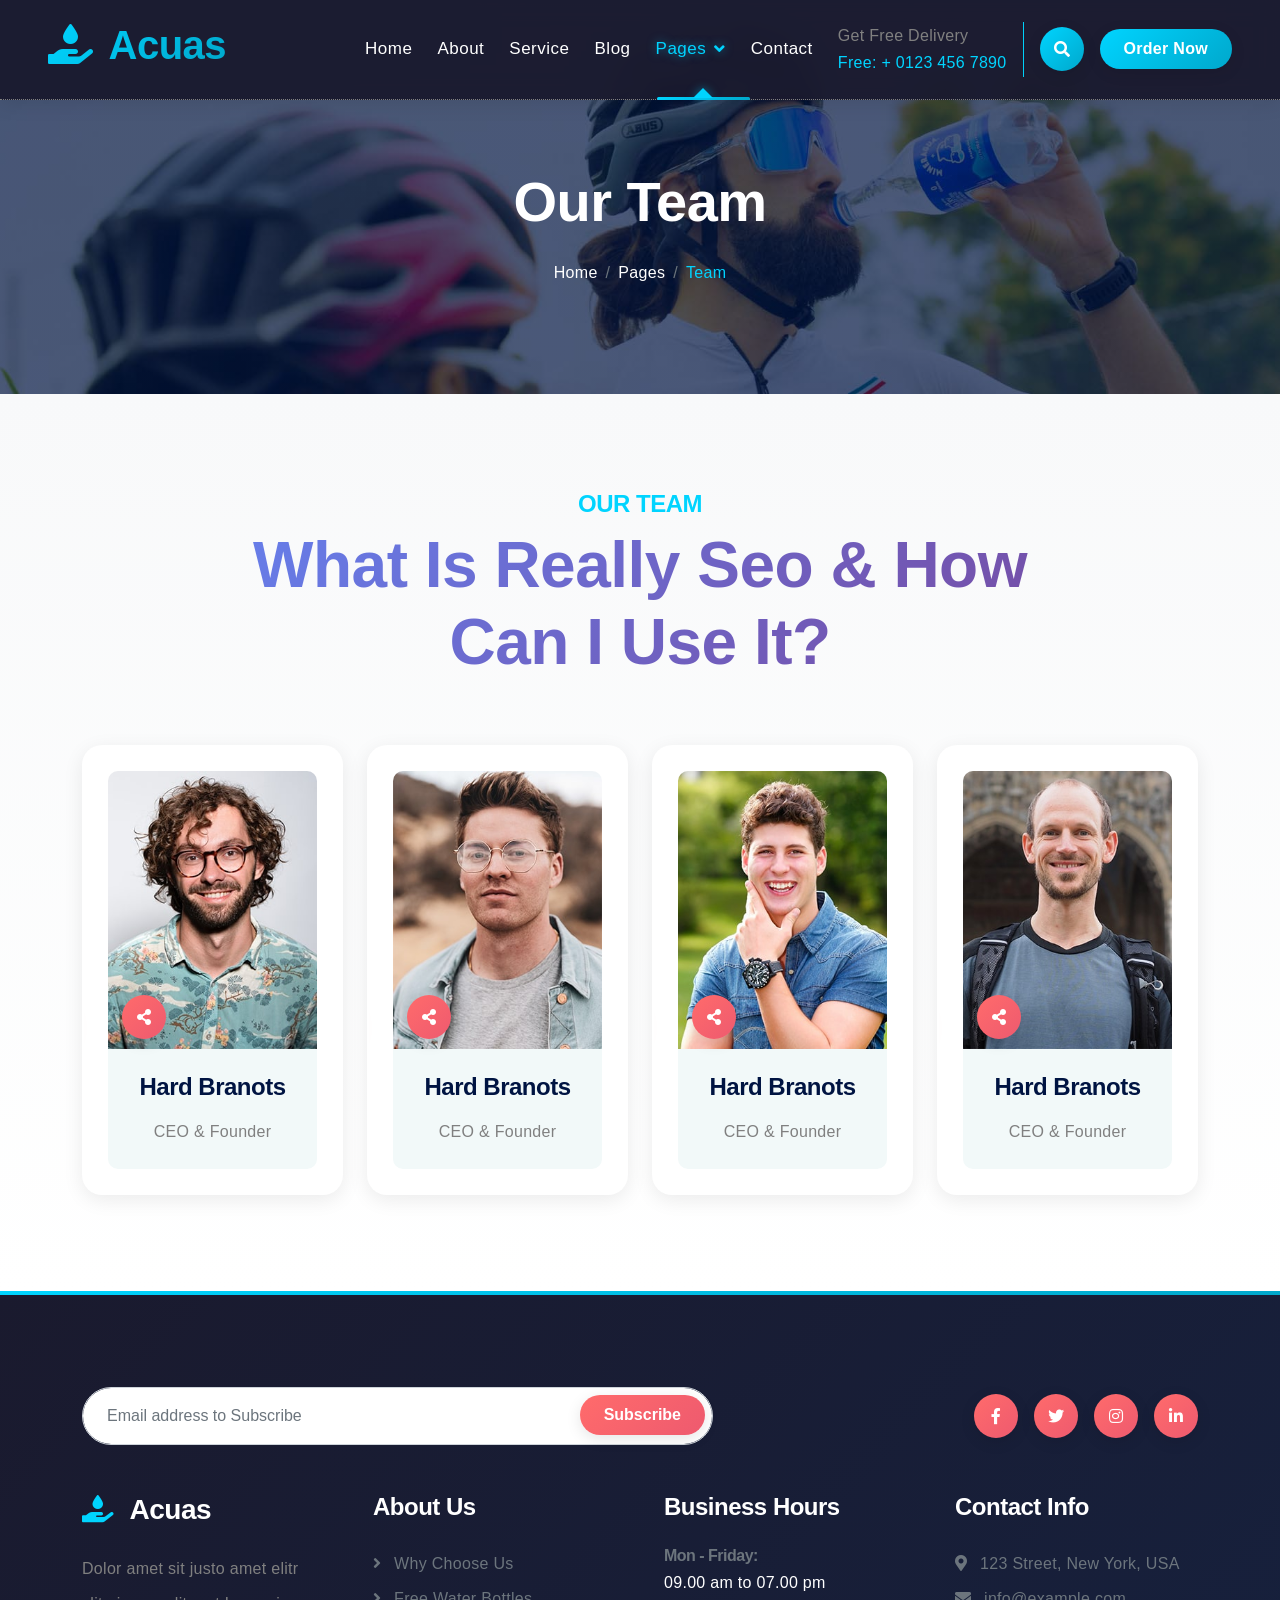
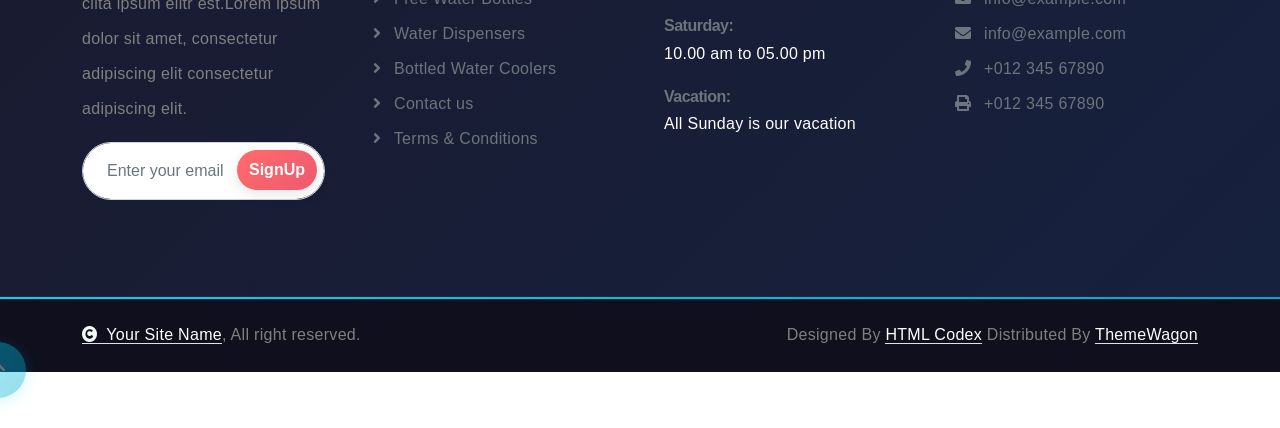
<file: team.html>
<!DOCTYPE html>
<html lang="en">

    <head>
        <meta charset="utf-8">
        <title>Acuas - Drinking Water Website Template</title>
        <meta content="width=device-width, initial-scale=1.0" name="viewport">
        <meta content="" name="keywords">
        <meta content="" name="description">

        <!-- Google Web Fonts -->
        <link rel="preconnect" href="https://fonts.googleapis.com">
        <link rel="preconnect" href="https://fonts.gstatic.com" crossorigin>
        <link href="https://fonts.googleapis.com/css2?family=Open+Sans:ital,wdth,wght@0,75..100,300..800;1,75..100,300..800&family=Playfair+Display:ital,wght@0,400..900;1,400..900&display=swap" rel="stylesheet"> 

        <!-- Icon Font Stylesheet -->
        <link rel="stylesheet" href="https://use.fontawesome.com/releases/v5.15.4/css/all.css"/>
        <link href="https://cdn.jsdelivr.net/npm/bootstrap-icons@1.4.1/font/bootstrap-icons.css" rel="stylesheet">

        <!-- Libraries Stylesheet -->
        <link href="lib/animate/animate.min.css" rel="stylesheet">
        <link href="lib/owlcarousel/assets/owl.carousel.min.css" rel="stylesheet">


        <!-- Customized Bootstrap Stylesheet -->
        <link href="css/bootstrap.min.css" rel="stylesheet">

        <!-- Template Stylesheet -->
        <link href="css/style.css" rel="stylesheet">
    </head>

    <body>

        <!-- Spinner Start -->
        <div id="spinner" class="show bg-white position-fixed translate-middle w-100 vh-100 top-50 start-50 d-flex align-items-center justify-content-center">
            <div class="spinner-border text-primary" style="width: 3rem; height: 3rem;" role="status">
                <span class="sr-only">Loading...</span>
            </div>
        </div>
        <!-- Spinner End -->

        <!-- Navbar & Hero Start -->
        <div class="container-fluid position-relative p-0">
            <nav class="navbar navbar-expand-lg navbar-light px-4 px-lg-5 py-3 py-lg-0">
                <a href="" class="navbar-brand p-0">
                    <h1 class="text-primary"><i class="fas fa-hand-holding-water me-3"></i>Acuas</h1>
                    <!-- <img src="img/logo.png" alt="Logo"> -->
                </a>
                <button class="navbar-toggler" type="button" data-bs-toggle="collapse" data-bs-target="#navbarCollapse">
                    <span class="fa fa-bars"></span>
                </button>
                <div class="collapse navbar-collapse" id="navbarCollapse">
                    <div class="navbar-nav ms-auto py-0">
                        <a href="index.html" class="nav-item nav-link">Home</a>
                        <a href="about.html" class="nav-item nav-link">About</a>
                        <a href="service.html" class="nav-item nav-link">Service</a>
                        <a href="blog.html" class="nav-item nav-link">Blog</a>
                        <div class="nav-item dropdown active">
                            <a href="#" class="nav-link dropdown-toggle active" data-bs-toggle="dropdown">Pages</a>
                            <div class="dropdown-menu m-0">
                                <a href="feature.html" class="dropdown-item">Our Feature</a>
                                <a href="product.html" class="dropdown-item">Our Product</a>
                                <a href="team.html" class="dropdown-item active">Our Team</a>
                                <a href="testimonial.html" class="dropdown-item">Testimonial</a>
                                <a href="404.html" class="dropdown-item">404 Page</a>
                            </div>
                        </div>
                        <a href="contact.html" class="nav-item nav-link">Contact</a>
                    </div>
                    <div class="d-none d-xl-flex me-3">
                        <div class="d-flex flex-column pe-3 border-end border-primary">
                            <span class="text-body">Get Free Delivery</span>
                            <a href="tel:+4733378901"><span class="text-primary">Free: + 0123 456 7890</span></a>
                        </div>
                    </div>
                    <button class="btn btn-primary btn-md-square d-flex flex-shrink-0 mb-3 mb-lg-0 rounded-circle me-3" data-bs-toggle="modal" data-bs-target="#searchModal"><i class="fas fa-search"></i></button>
                    <a href="" class="btn btn-primary rounded-pill d-inline-flex flex-shrink-0 py-2 px-4">Order Now</a>
                </div>
            </nav>

            <!-- Header Start -->
            <div class="container-fluid bg-breadcrumb">
                <div class="container text-center py-5" style="max-width: 900px;">
                    <h4 class="text-white display-4 mb-4 wow fadeInDown" data-wow-delay="0.1s">Our Team</h4>
                    <ol class="breadcrumb d-flex justify-content-center mb-0 wow fadeInDown" data-wow-delay="0.3s">
                        <li class="breadcrumb-item"><a href="index.html">Home</a></li>
                        <li class="breadcrumb-item"><a href="#">Pages</a></li>
                        <li class="breadcrumb-item active text-primary">Team</li>
                    </ol>    
                </div>
            </div>
            <!-- Header End -->
        </div>
        <!-- Navbar & Hero End -->

        <!-- Modal Search Start -->
        <div class="modal fade" id="searchModal" tabindex="-1" aria-labelledby="exampleModalLabel" aria-hidden="true">
            <div class="modal-dialog modal-fullscreen">
                <div class="modal-content rounded-0">
                    <div class="modal-header">
                        <h4 class="modal-title mb-0" id="exampleModalLabel">Search by keyword</h4>
                        <button type="button" class="btn-close" data-bs-dismiss="modal" aria-label="Close"></button>
                    </div>
                    <div class="modal-body d-flex align-items-center">
                        <div class="input-group w-75 mx-auto d-flex">
                            <input type="search" class="form-control p-3" placeholder="keywords" aria-describedby="search-icon-1">
                            <span id="search-icon-1" class="input-group-text btn border p-3"><i class="fa fa-search text-white"></i></span>
                        </div>
                    </div>
                </div>
            </div>
        </div>
        <!-- Modal Search End -->

        <!-- Team Start -->
        <div class="container-fluid team py-5">
            <div class="container py-5">
                <div class="text-center mx-auto pb-5 wow fadeInUp" data-wow-delay="0.2s" style="max-width: 800px;">
                    <h4 class="text-uppercase text-primary">Our Team</h4>
                    <h1 class="display-3 text-capitalize mb-3">What is Really seo & How Can I Use It?</h1>
                </div>
                <div class="row g-4">
                    <div class="col-md-6 col-lg-6 col-xl-3 wow fadeInUp" data-wow-delay="0.2s">
                        <div class="team-item p-4">
                            <div class="team-inner rounded">
                                <div class="team-img">
                                    <img src="img/team-1.jpg" class="img-fluid rounded-top w-100" alt="Image">
                                    <div class="team-share">
                                        <a class="btn btn-secondary btn-md-square rounded-pill text-white mx-1" href=""><i class="fas fa-share-alt"></i></a>
                                    </div>
                                    <div class="team-icon rounded-pill py-2 px-2">
                                        <a class="btn btn-secondary btn-sm-square rounded-pill mx-1" href=""><i class="fab fa-facebook-f"></i></a>
                                        <a class="btn btn-secondary btn-sm-square rounded-pill me-1" href=""><i class="fab fa-twitter"></i></a>
                                        <a class="btn btn-secondary btn-sm-square rounded-pill me-1" href=""><i class="fab fa-linkedin-in"></i></a>
                                        <a class="btn btn-secondary btn-sm-square rounded-pill me-1" href=""><i class="fab fa-instagram"></i></a>
                                    </div>
                                </div>
                                <div class="bg-light rounded-bottom text-center py-4">
                                    <h4 class="mb-3">Hard Branots</h4>
                                    <p class="mb-0">CEO & Founder</p>
                                </div>
                            </div>
                        </div>
                    </div>
                    <div class="col-md-6 col-lg-6 col-xl-3 wow fadeInUp" data-wow-delay="0.4s">
                        <div class="team-item p-4">
                            <div class="team-inner rounded">
                                <div class="team-img">
                                    <img src="img/team-2.jpg" class="img-fluid rounded-top w-100" alt="Image">
                                    <div class="team-share">
                                        <a class="btn btn-secondary btn-md-square rounded-pill text-white mx-1" href=""><i class="fas fa-share-alt"></i></a>
                                    </div>
                                    <div class="team-icon rounded-pill py-2 px-2">
                                        <a class="btn btn-secondary btn-sm-square rounded-pill mx-1" href=""><i class="fab fa-facebook-f"></i></a>
                                        <a class="btn btn-secondary btn-sm-square rounded-pill me-1" href=""><i class="fab fa-twitter"></i></a>
                                        <a class="btn btn-secondary btn-sm-square rounded-pill me-1" href=""><i class="fab fa-linkedin-in"></i></a>
                                        <a class="btn btn-secondary btn-sm-square rounded-pill me-1" href=""><i class="fab fa-instagram"></i></a>
                                    </div>
                                </div>
                                <div class="bg-light rounded-bottom text-center py-4">
                                    <h4 class="mb-3">Hard Branots</h4>
                                    <p class="mb-0">CEO & Founder</p>
                                </div>
                            </div>
                        </div>
                    </div>
                    <div class="col-md-6 col-lg-6 col-xl-3 wow fadeInUp" data-wow-delay="0.6s">
                        <div class="team-item p-4">
                            <div class="team-inner rounded">
                                <div class="team-img">
                                    <img src="img/team-3.jpg" class="img-fluid rounded-top w-100" alt="Image">
                                    <div class="team-share">
                                        <a class="btn btn-secondary btn-md-square rounded-pill text-white mx-1" href=""><i class="fas fa-share-alt"></i></a>
                                    </div>
                                    <div class="team-icon rounded-pill py-2 px-2">
                                        <a class="btn btn-secondary btn-sm-square rounded-pill mx-1" href=""><i class="fab fa-facebook-f"></i></a>
                                        <a class="btn btn-secondary btn-sm-square rounded-pill me-1" href=""><i class="fab fa-twitter"></i></a>
                                        <a class="btn btn-secondary btn-sm-square rounded-pill me-1" href=""><i class="fab fa-linkedin-in"></i></a>
                                        <a class="btn btn-secondary btn-sm-square rounded-pill me-1" href=""><i class="fab fa-instagram"></i></a>
                                    </div>
                                </div>
                                <div class="bg-light rounded-bottom text-center py-4">
                                    <h4 class="mb-3">Hard Branots</h4>
                                    <p class="mb-0">CEO & Founder</p>
                                </div>
                            </div>
                        </div>
                    </div>
                    <div class="col-md-6 col-lg-6 col-xl-3 wow fadeInUp" data-wow-delay="0.8s">
                        <div class="team-item p-4">
                            <div class="team-inner rounded">
                                <div class="team-img">
                                    <img src="img/team-4.jpg" class="img-fluid rounded-top w-100" alt="Image">
                                    <div class="team-share">
                                        <a class="btn btn-secondary btn-md-square rounded-pill text-white mx-1" href=""><i class="fas fa-share-alt"></i></a>
                                    </div>
                                    <div class="team-icon rounded-pill py-2 px-2">
                                        <a class="btn btn-secondary btn-sm-square rounded-pill mx-1" href=""><i class="fab fa-facebook-f"></i></a>
                                        <a class="btn btn-secondary btn-sm-square rounded-pill me-1" href=""><i class="fab fa-twitter"></i></a>
                                        <a class="btn btn-secondary btn-sm-square rounded-pill me-1" href=""><i class="fab fa-linkedin-in"></i></a>
                                        <a class="btn btn-secondary btn-sm-square rounded-pill me-1" href=""><i class="fab fa-instagram"></i></a>
                                    </div>
                                </div>
                                <div class="bg-light rounded-bottom text-center py-4">
                                    <h4 class="mb-3">Hard Branots</h4>
                                    <p class="mb-0">CEO & Founder</p>
                                </div>
                            </div>
                        </div>
                    </div>
                </div>
            </div>
        </div>
        <!-- Team End -->

        <!-- Footer Start -->
        <div class="container-fluid footer py-5 wow fadeIn" data-wow-delay="0.2s">
            <div class="container py-5">
                <div class="row g-5 mb-5 align-items-center">
                    <div class="col-lg-7">
                        <div class="position-relative mx-auto">
                            <input class="form-control rounded-pill w-100 py-3 ps-4 pe-5" type="text" placeholder="Email address to Subscribe">
                            <button type="button" class="btn btn-secondary rounded-pill position-absolute top-0 end-0 py-2 px-4 mt-2 me-2">Subscribe</button>
                        </div>
                    </div>
                    <div class="col-lg-5">
                        <div class="d-flex align-items-center justify-content-center justify-content-lg-end">
                            <a class="btn btn-secondary btn-md-square rounded-circle me-3" href=""><i class="fab fa-facebook-f"></i></a>
                            <a class="btn btn-secondary btn-md-square rounded-circle me-3" href=""><i class="fab fa-twitter"></i></a>
                            <a class="btn btn-secondary btn-md-square rounded-circle me-3" href=""><i class="fab fa-instagram"></i></a>
                            <a class="btn btn-secondary btn-md-square rounded-circle me-0" href=""><i class="fab fa-linkedin-in"></i></a>
                        </div>
                    </div>
                </div>
                <div class="row g-5">
                    <div class="col-md-6 col-lg-6 col-xl-3">
                        <div class="footer-item d-flex flex-column">
                            <div class="footer-item">
                                <h3 class="text-white mb-4"><i class="fas fa-hand-holding-water text-primary me-3"></i>Acuas</h3>
                                <p class="mb-3">Dolor amet sit justo amet elitr clita ipsum elitr est.Lorem ipsum dolor sit amet, consectetur adipiscing elit consectetur adipiscing elit.</p>
                            </div>
                            <div class="position-relative">
                                <input class="form-control rounded-pill w-100 py-3 ps-4 pe-5" type="text" placeholder="Enter your email">
                                <button type="button" class="btn btn-secondary rounded-pill position-absolute top-0 end-0 py-2 mt-2 me-2">SignUp</button>
                            </div>
                        </div>
                    </div>
                    <div class="col-md-6 col-lg-6 col-xl-3">
                        <div class="footer-item d-flex flex-column">
                            <h4 class="text-white mb-4">About Us</h4>
                            <a href="#"><i class="fas fa-angle-right me-2"></i> Why Choose Us</a>
                            <a href="#"><i class="fas fa-angle-right me-2"></i> Free Water Bottles</a>
                            <a href="#"><i class="fas fa-angle-right me-2"></i> Water Dispensers</a>
                            <a href="#"><i class="fas fa-angle-right me-2"></i> Bottled Water Coolers</a>
                            <a href="#"><i class="fas fa-angle-right me-2"></i> Contact us</a>
                            <a href="#"><i class="fas fa-angle-right me-2"></i> Terms & Conditions</a>
                        </div>
                    </div>
                    <div class="col-md-6 col-lg-6 col-xl-3">
                        <div class="footer-item d-flex flex-column">
                            <h4 class="text-white mb-4">Business Hours</h4>
                            <div class="mb-3">
                                <h6 class="text-muted mb-0">Mon - Friday:</h6>
                                <p class="text-white mb-0">09.00 am to 07.00 pm</p>
                            </div>
                            <div class="mb-3">
                                <h6 class="text-muted mb-0">Saturday:</h6>
                                <p class="text-white mb-0">10.00 am to 05.00 pm</p>
                            </div>
                            <div class="mb-3">
                                <h6 class="text-muted mb-0">Vacation:</h6>
                                <p class="text-white mb-0">All Sunday is our vacation</p>
                            </div>
                        </div>
                    </div>
                    <div class="col-md-6 col-lg-6 col-xl-3">
                        <div class="footer-item d-flex flex-column">
                            <h4 class="text-white mb-4">Contact Info</h4>
                            <a href="#"><i class="fa fa-map-marker-alt me-2"></i> 123 Street, New York, USA</a>
                            <a href="mailto:info@example.com"><i class="fas fa-envelope me-2"></i> info@example.com</a>
                            <a href="mailto:info@example.com"><i class="fas fa-envelope me-2"></i> info@example.com</a>
                            <a href="tel:+012 345 67890"><i class="fas fa-phone me-2"></i> +012 345 67890</a>
                            <a href="tel:+012 345 67890" class="mb-3"><i class="fas fa-print me-2"></i> +012 345 67890</a>
                        </div>
                    </div>
                </div>
            </div>
        </div>
        <!-- Footer End -->

        
        <!-- Copyright Start -->
        <div class="container-fluid copyright py-4">
            <div class="container">
                <div class="row g-4 align-items-center">
                    <div class="col-md-6 text-center text-md-start mb-md-0">
                        <span class="text-body"><a href="#" class="border-bottom text-white"><i class="fas fa-copyright text-light me-2"></i>Your Site Name</a>, All right reserved.</span>
                    </div>
                    <div class="col-md-6 text-center text-md-end text-body">
                        <!--/*** This template is free as long as you keep the below author’s credit link/attribution link/backlink. ***/-->
                        <!--/*** If you'd like to use the template without the below author’s credit link/attribution link/backlink, ***/-->
                        <!--/*** you can purchase the Credit Removal License from "https://htmlcodex.com/credit-removal". ***/-->
                        Designed By <a class="border-bottom text-white" href="https://htmlcodex.com">HTML Codex</a> Distributed By <a class="border-bottom text-white" href="https://themewagon.com">ThemeWagon</a>
                    </div>
                </div>
            </div>
        </div>
        <!-- Copyright End -->


        <!-- Back to Top -->
        <a href="#" class="btn btn-secondary btn-lg-square rounded-circle back-to-top"><i class="fa fa-arrow-up"></i></a>   

        
    <!-- JavaScript Libraries -->
    <script src="https://ajax.googleapis.com/ajax/libs/jquery/3.6.4/jquery.min.js"></script>
    <script src="https://cdn.jsdelivr.net/npm/bootstrap@5.0.0/dist/js/bootstrap.bundle.min.js"></script>
    <script src="lib/wow/wow.min.js"></script>
    <script src="lib/easing/easing.min.js"></script>
    <script src="lib/waypoints/waypoints.min.js"></script>
    <script src="lib/counterup/counterup.min.js"></script>
    <script src="lib/owlcarousel/owl.carousel.min.js"></script>
    

    <!-- Template Javascript -->
    <script src="js/main.js"></script>
    </body>

</html>
</file>
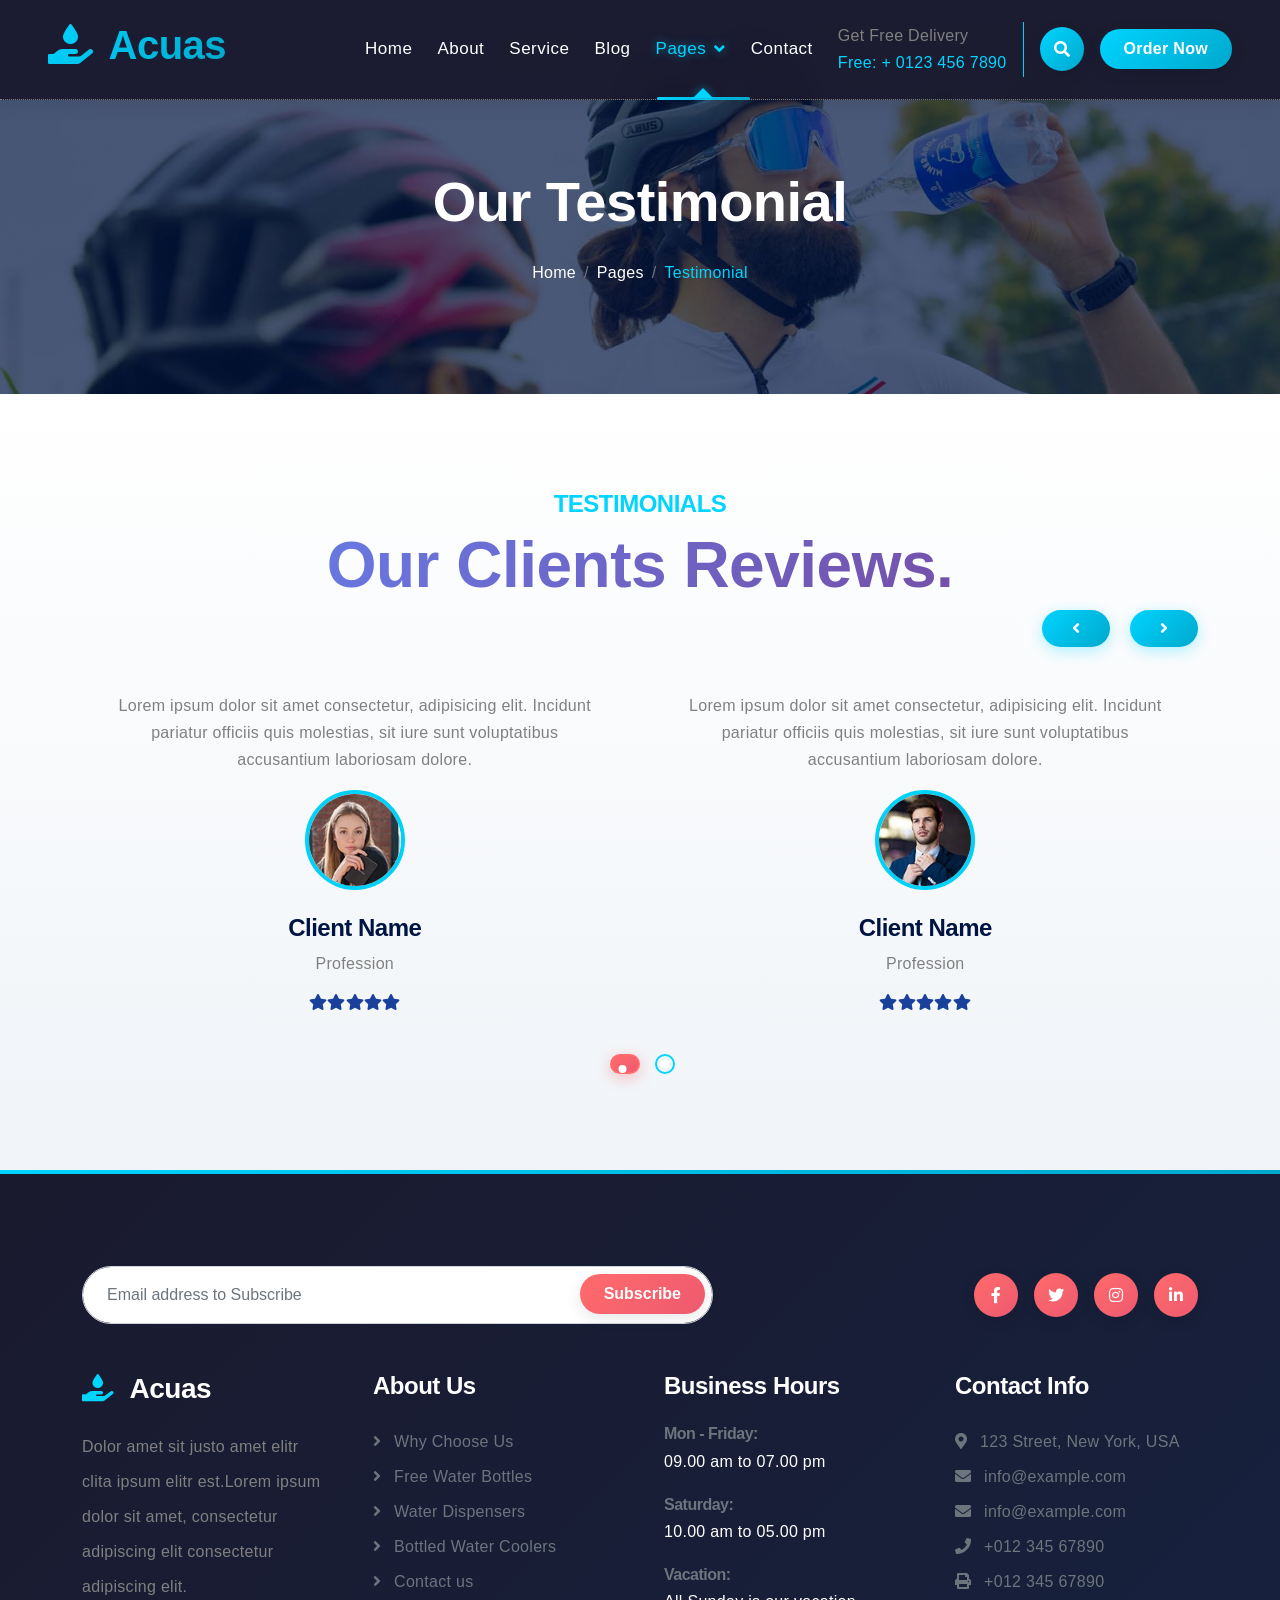
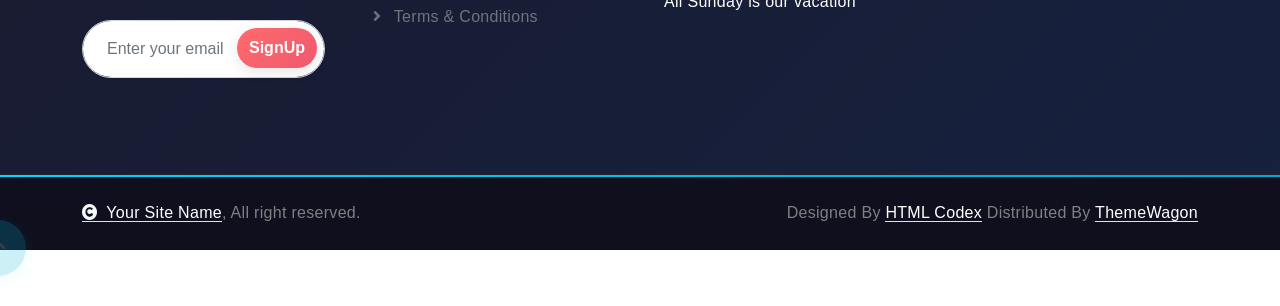
<file: testimonial.html>
<!DOCTYPE html>
<html lang="en">

    <head>
        <meta charset="utf-8">
        <title>Acuas - Drinking Water Website Template</title>
        <meta content="width=device-width, initial-scale=1.0" name="viewport">
        <meta content="" name="keywords">
        <meta content="" name="description">

        <!-- Google Web Fonts -->
        <link rel="preconnect" href="https://fonts.googleapis.com">
        <link rel="preconnect" href="https://fonts.gstatic.com" crossorigin>
        <link href="https://fonts.googleapis.com/css2?family=Open+Sans:ital,wdth,wght@0,75..100,300..800;1,75..100,300..800&family=Playfair+Display:ital,wght@0,400..900;1,400..900&display=swap" rel="stylesheet"> 

        <!-- Icon Font Stylesheet -->
        <link rel="stylesheet" href="https://use.fontawesome.com/releases/v5.15.4/css/all.css"/>
        <link href="https://cdn.jsdelivr.net/npm/bootstrap-icons@1.4.1/font/bootstrap-icons.css" rel="stylesheet">

        <!-- Libraries Stylesheet -->
        <link href="lib/animate/animate.min.css" rel="stylesheet">
        <link href="lib/owlcarousel/assets/owl.carousel.min.css" rel="stylesheet">


        <!-- Customized Bootstrap Stylesheet -->
        <link href="css/bootstrap.min.css" rel="stylesheet">

        <!-- Template Stylesheet -->
        <link href="css/style.css" rel="stylesheet">
    </head>

    <body>

        <!-- Spinner Start -->
        <div id="spinner" class="show bg-white position-fixed translate-middle w-100 vh-100 top-50 start-50 d-flex align-items-center justify-content-center">
            <div class="spinner-border text-primary" style="width: 3rem; height: 3rem;" role="status">
                <span class="sr-only">Loading...</span>
            </div>
        </div>
        <!-- Spinner End -->

        <!-- Navbar & Hero Start -->
        <div class="container-fluid position-relative p-0">
            <nav class="navbar navbar-expand-lg navbar-light px-4 px-lg-5 py-3 py-lg-0">
                <a href="" class="navbar-brand p-0">
                    <h1 class="text-primary"><i class="fas fa-hand-holding-water me-3"></i>Acuas</h1>
                    <!-- <img src="img/logo.png" alt="Logo"> -->
                </a>
                <button class="navbar-toggler" type="button" data-bs-toggle="collapse" data-bs-target="#navbarCollapse">
                    <span class="fa fa-bars"></span>
                </button>
                <div class="collapse navbar-collapse" id="navbarCollapse">
                    <div class="navbar-nav ms-auto py-0">
                        <a href="index.html" class="nav-item nav-link">Home</a>
                        <a href="about.html" class="nav-item nav-link">About</a>
                        <a href="service.html" class="nav-item nav-link">Service</a>
                        <a href="blog.html" class="nav-item nav-link">Blog</a>
                        <div class="nav-item dropdown active">
                            <a href="#" class="nav-link dropdown-toggle active" data-bs-toggle="dropdown">Pages</a>
                            <div class="dropdown-menu m-0">
                                <a href="feature.html" class="dropdown-item">Our Feature</a>
                                <a href="product.html" class="dropdown-item">Our Product</a>
                                <a href="team.html" class="dropdown-item">Our Team</a>
                                <a href="testimonial.html" class="dropdown-item active">Testimonial</a>
                                <a href="404.html" class="dropdown-item">404 Page</a>
                            </div>
                        </div>
                        <a href="contact.html" class="nav-item nav-link">Contact</a>
                    </div>
                    <div class="d-none d-xl-flex me-3">
                        <div class="d-flex flex-column pe-3 border-end border-primary">
                            <span class="text-body">Get Free Delivery</span>
                            <a href="tel:+4733378901"><span class="text-primary">Free: + 0123 456 7890</span></a>
                        </div>
                    </div>
                    <button class="btn btn-primary btn-md-square d-flex flex-shrink-0 mb-3 mb-lg-0 rounded-circle me-3" data-bs-toggle="modal" data-bs-target="#searchModal"><i class="fas fa-search"></i></button>
                    <a href="" class="btn btn-primary rounded-pill d-inline-flex flex-shrink-0 py-2 px-4">Order Now</a>
                </div>
            </nav>

            <!-- Header Start -->
            <div class="container-fluid bg-breadcrumb">
                <div class="container text-center py-5" style="max-width: 900px;">
                    <h4 class="text-white display-4 mb-4 wow fadeInDown" data-wow-delay="0.1s">Our Testimonial</h4>
                    <ol class="breadcrumb d-flex justify-content-center mb-0 wow fadeInDown" data-wow-delay="0.3s">
                        <li class="breadcrumb-item"><a href="index.html">Home</a></li>
                        <li class="breadcrumb-item"><a href="#">Pages</a></li>
                        <li class="breadcrumb-item active text-primary">Testimonial</li>
                    </ol>    
                </div>
            </div>
            <!-- Header End -->
        </div>
        <!-- Navbar & Hero End -->

        <!-- Modal Search Start -->
        <div class="modal fade" id="searchModal" tabindex="-1" aria-labelledby="exampleModalLabel" aria-hidden="true">
            <div class="modal-dialog modal-fullscreen">
                <div class="modal-content rounded-0">
                    <div class="modal-header">
                        <h4 class="modal-title mb-0" id="exampleModalLabel">Search by keyword</h4>
                        <button type="button" class="btn-close" data-bs-dismiss="modal" aria-label="Close"></button>
                    </div>
                    <div class="modal-body d-flex align-items-center">
                        <div class="input-group w-75 mx-auto d-flex">
                            <input type="search" class="form-control p-3" placeholder="keywords" aria-describedby="search-icon-1">
                            <span id="search-icon-1" class="input-group-text btn border p-3"><i class="fa fa-search text-white"></i></span>
                        </div>
                    </div>
                </div>
            </div>
        </div>
        <!-- Modal Search End -->

        <!-- Testimonial Start -->
        <div class="container-fluid testimonial py-5">
            <div class="container py-5">
                <div class="text-center mx-auto pb-5 wow fadeInUp" data-wow-delay="0.2s" style="max-width: 800px;">
                    <h4 class="text-uppercase text-primary">Testimonials</h4>
                    <h1 class="display-3 text-capitalize mb-3">Our clients reviews.</h1>
                </div>
                <div class="owl-carousel testimonial-carousel wow fadeInUp" data-wow-delay="0.3s">
                    <div class="testimonial-item text-center p-4">
                        <p>Lorem ipsum dolor sit amet consectetur, adipisicing elit. Incidunt pariatur officiis quis molestias, sit iure sunt voluptatibus accusantium laboriosam dolore.
                        </p>
                        <div class="d-flex justify-content-center mb-4">
                            <img src="img/testimonial-1.jpg" class="img-fluid border border-4 border-primary" style="width: 100px; height: 100px; border-radius: 50px;" alt="">
                        </div>
                        <div class="d-block">
                            <h4 class="text-dark">Client Name</h4>
                            <p class="m-0 pb-3">Profession</p>
                            <div class="d-flex justify-content-center text-secondary">
                                <i class="fas fa-star"></i>
                                <i class="fas fa-star"></i>
                                <i class="fas fa-star"></i>
                                <i class="fas fa-star"></i>
                                <i class="fas fa-star"></i>
                            </div>
                        </div>
                    </div>
                    <div class="testimonial-item text-center p-4">
                        <p>Lorem ipsum dolor sit amet consectetur, adipisicing elit. Incidunt pariatur officiis quis molestias, sit iure sunt voluptatibus accusantium laboriosam dolore.
                        </p>
                        <div class="d-flex justify-content-center mb-4">
                            <img src="img/testimonial-2.jpg" class="img-fluid border border-4 border-primary" style="width: 100px; height: 100px; border-radius: 50px;" alt="">
                        </div>
                        <div class="d-block">
                            <h4 class="text-dark">Client Name</h4>
                            <p class="m-0 pb-3">Profession</p>
                            <div class="d-flex justify-content-center text-secondary">
                                <i class="fas fa-star"></i>
                                <i class="fas fa-star"></i>
                                <i class="fas fa-star"></i>
                                <i class="fas fa-star"></i>
                                <i class="fas fa-star"></i>
                            </div>
                        </div>
                    </div>
                    <div class="testimonial-item text-center p-4">
                        <p>Lorem ipsum dolor sit amet consectetur, adipisicing elit. Incidunt pariatur officiis quis molestias, sit iure sunt voluptatibus accusantium laboriosam dolore.
                        </p>
                        <div class="d-flex justify-content-center mb-4">
                            <img src="img/testimonial-3.jpg" class="img-fluid border border-4 border-primary" style="width: 100px; height: 100px; border-radius: 50px;" alt="">
                        </div>
                        <div class="d-block">
                            <h4 class="text-dark">Client Name</h4>
                            <p class="m-0 pb-3">Profession</p>
                            <div class="d-flex justify-content-center text-secondary">
                                <i class="fas fa-star"></i>
                                <i class="fas fa-star"></i>
                                <i class="fas fa-star"></i>
                                <i class="fas fa-star"></i>
                                <i class="fas fa-star"></i>
                            </div>
                        </div>
                    </div>
                    <div class="testimonial-item text-center p-4">
                        <p>Lorem ipsum dolor sit amet consectetur, adipisicing elit. Incidunt pariatur officiis quis molestias, sit iure sunt voluptatibus accusantium laboriosam dolore.
                        </p>
                        <div class="d-flex justify-content-center mb-4">
                            <img src="img/testimonial-3.jpg" class="img-fluid border border-4 border-primary" style="width: 100px; height: 100px; border-radius: 50px;" alt="">
                        </div>
                        <div class="d-block">
                            <h4 class="text-dark">Client Name</h4>
                            <p class="m-0 pb-3">Profession</p>
                            <div class="d-flex justify-content-center text-secondary">
                                <i class="fas fa-star"></i>
                                <i class="fas fa-star"></i>
                                <i class="fas fa-star"></i>
                                <i class="fas fa-star"></i>
                                <i class="fas fa-star"></i>
                            </div>
                        </div>
                    </div>
                </div>
            </div>
        </div>
        <!-- Testimonial End -->

        <!-- Footer Start -->
        <div class="container-fluid footer py-5 wow fadeIn" data-wow-delay="0.2s">
            <div class="container py-5">
                <div class="row g-5 mb-5 align-items-center">
                    <div class="col-lg-7">
                        <div class="position-relative mx-auto">
                            <input class="form-control rounded-pill w-100 py-3 ps-4 pe-5" type="text" placeholder="Email address to Subscribe">
                            <button type="button" class="btn btn-secondary rounded-pill position-absolute top-0 end-0 py-2 px-4 mt-2 me-2">Subscribe</button>
                        </div>
                    </div>
                    <div class="col-lg-5">
                        <div class="d-flex align-items-center justify-content-center justify-content-lg-end">
                            <a class="btn btn-secondary btn-md-square rounded-circle me-3" href=""><i class="fab fa-facebook-f"></i></a>
                            <a class="btn btn-secondary btn-md-square rounded-circle me-3" href=""><i class="fab fa-twitter"></i></a>
                            <a class="btn btn-secondary btn-md-square rounded-circle me-3" href=""><i class="fab fa-instagram"></i></a>
                            <a class="btn btn-secondary btn-md-square rounded-circle me-0" href=""><i class="fab fa-linkedin-in"></i></a>
                        </div>
                    </div>
                </div>
                <div class="row g-5">
                    <div class="col-md-6 col-lg-6 col-xl-3">
                        <div class="footer-item d-flex flex-column">
                            <div class="footer-item">
                                <h3 class="text-white mb-4"><i class="fas fa-hand-holding-water text-primary me-3"></i>Acuas</h3>
                                <p class="mb-3">Dolor amet sit justo amet elitr clita ipsum elitr est.Lorem ipsum dolor sit amet, consectetur adipiscing elit consectetur adipiscing elit.</p>
                            </div>
                            <div class="position-relative">
                                <input class="form-control rounded-pill w-100 py-3 ps-4 pe-5" type="text" placeholder="Enter your email">
                                <button type="button" class="btn btn-secondary rounded-pill position-absolute top-0 end-0 py-2 mt-2 me-2">SignUp</button>
                            </div>
                        </div>
                    </div>
                    <div class="col-md-6 col-lg-6 col-xl-3">
                        <div class="footer-item d-flex flex-column">
                            <h4 class="text-white mb-4">About Us</h4>
                            <a href="#"><i class="fas fa-angle-right me-2"></i> Why Choose Us</a>
                            <a href="#"><i class="fas fa-angle-right me-2"></i> Free Water Bottles</a>
                            <a href="#"><i class="fas fa-angle-right me-2"></i> Water Dispensers</a>
                            <a href="#"><i class="fas fa-angle-right me-2"></i> Bottled Water Coolers</a>
                            <a href="#"><i class="fas fa-angle-right me-2"></i> Contact us</a>
                            <a href="#"><i class="fas fa-angle-right me-2"></i> Terms & Conditions</a>
                        </div>
                    </div>
                    <div class="col-md-6 col-lg-6 col-xl-3">
                        <div class="footer-item d-flex flex-column">
                            <h4 class="text-white mb-4">Business Hours</h4>
                            <div class="mb-3">
                                <h6 class="text-muted mb-0">Mon - Friday:</h6>
                                <p class="text-white mb-0">09.00 am to 07.00 pm</p>
                            </div>
                            <div class="mb-3">
                                <h6 class="text-muted mb-0">Saturday:</h6>
                                <p class="text-white mb-0">10.00 am to 05.00 pm</p>
                            </div>
                            <div class="mb-3">
                                <h6 class="text-muted mb-0">Vacation:</h6>
                                <p class="text-white mb-0">All Sunday is our vacation</p>
                            </div>
                        </div>
                    </div>
                    <div class="col-md-6 col-lg-6 col-xl-3">
                        <div class="footer-item d-flex flex-column">
                            <h4 class="text-white mb-4">Contact Info</h4>
                            <a href="#"><i class="fa fa-map-marker-alt me-2"></i> 123 Street, New York, USA</a>
                            <a href="mailto:info@example.com"><i class="fas fa-envelope me-2"></i> info@example.com</a>
                            <a href="mailto:info@example.com"><i class="fas fa-envelope me-2"></i> info@example.com</a>
                            <a href="tel:+012 345 67890"><i class="fas fa-phone me-2"></i> +012 345 67890</a>
                            <a href="tel:+012 345 67890" class="mb-3"><i class="fas fa-print me-2"></i> +012 345 67890</a>
                        </div>
                    </div>
                </div>
            </div>
        </div>
        <!-- Footer End -->

        
        <!-- Copyright Start -->
        <div class="container-fluid copyright py-4">
            <div class="container">
                <div class="row g-4 align-items-center">
                    <div class="col-md-6 text-center text-md-start mb-md-0">
                        <span class="text-body"><a href="#" class="border-bottom text-white"><i class="fas fa-copyright text-light me-2"></i>Your Site Name</a>, All right reserved.</span>
                    </div>
                    <div class="col-md-6 text-center text-md-end text-body">
                        <!--/*** This template is free as long as you keep the below author’s credit link/attribution link/backlink. ***/-->
                        <!--/*** If you'd like to use the template without the below author’s credit link/attribution link/backlink, ***/-->
                        <!--/*** you can purchase the Credit Removal License from "https://htmlcodex.com/credit-removal". ***/-->
                        Designed By <a class="border-bottom text-white" href="https://htmlcodex.com">HTML Codex</a> Distributed By <a class="border-bottom text-white" href="https://themewagon.com">ThemeWagon</a>
                    </div>
                </div>
            </div>
        </div>
        <!-- Copyright End -->


        <!-- Back to Top -->
        <a href="#" class="btn btn-secondary btn-lg-square rounded-circle back-to-top"><i class="fa fa-arrow-up"></i></a>   

        
    <!-- JavaScript Libraries -->
    <script src="https://ajax.googleapis.com/ajax/libs/jquery/3.6.4/jquery.min.js"></script>
    <script src="https://cdn.jsdelivr.net/npm/bootstrap@5.0.0/dist/js/bootstrap.bundle.min.js"></script>
    <script src="lib/wow/wow.min.js"></script>
    <script src="lib/easing/easing.min.js"></script>
    <script src="lib/waypoints/waypoints.min.js"></script>
    <script src="lib/counterup/counterup.min.js"></script>
    <script src="lib/owlcarousel/owl.carousel.min.js"></script>
    

    <!-- Template Javascript -->
    <script src="js/main.js"></script>
    </body>

</html>
</file>
<file: css/style.css>
/* Custom Color Variables - Modern Palette */
:root {
    --bs-primary: #00d4ff;
    --bs-secondary: #ff6b6b;
    --bs-white: #ffffff;
    --bs-dark: #1a1a2e;
    --bs-light: #f8f9fa;
    --bs-body: #6c757d;
    --bs-primary-rgb: 0, 212, 255;
    --bs-secondary-rgb: 255, 107, 107;
    --gradient-primary: linear-gradient(135deg, #667eea 0%, #764ba2 100%);
    --gradient-secondary: linear-gradient(135deg, #f093fb 0%, #f5576c 100%);
    --gradient-teal: linear-gradient(135deg, #00d4ff 0%, #00a8cc 100%);
    --gradient-coral: linear-gradient(135deg, #ff6b6b 0%, #ee5a6f 100%);
    --gradient-dark: linear-gradient(135deg, #1a1a2e 0%, #16213e 100%);
}

/*** Spinner Start ***/
/*** Spinner ***/
#spinner {
    opacity: 0;
    visibility: hidden;
    transition: opacity .5s ease-out, visibility 0s linear .5s;
    z-index: 99999;
}

#spinner.show {
    transition: opacity .5s ease-out, visibility 0s linear 0s;
    visibility: visible;
    opacity: 1;
}
/*** Spinner End ***/

.back-to-top {
    position: fixed;
    right: 30px;
    bottom: 30px;
    transition: 0.5s;
    z-index: 99;
}

/*** Button Start ***/
.btn {
    font-weight: 600;
    transition: all 0.4s cubic-bezier(0.175, 0.885, 0.32, 1.275);
    position: relative;
    overflow: hidden;
    box-shadow: 0 4px 15px rgba(0, 0, 0, 0.1);
}

.btn::before {
    content: '';
    position: absolute;
    top: 50%;
    left: 50%;
    width: 0;
    height: 0;
    border-radius: 50%;
    background: rgba(255, 255, 255, 0.3);
    transform: translate(-50%, -50%);
    transition: width 0.6s, height 0.6s;
}

.btn:hover::before {
    width: 300px;
    height: 300px;
}

.btn-square {
    width: 32px;
    height: 32px;
}

.btn-sm-square {
    width: 34px;
    height: 34px;
}

.btn-md-square {
    width: 44px;
    height: 44px;
}

.btn-lg-square {
    width: 56px;
    height: 56px;
}

.btn-xl-square {
    width: 66px;
    height: 66px;
}

.btn-square,
.btn-sm-square,
.btn-md-square,
.btn-lg-square,
.btn-xl-square {
    padding: 0;
    display: flex;
    align-items: center;
    justify-content: center;
    font-weight: normal;
}

.btn.btn-primary {
    color: var(--bs-white);
    background: var(--gradient-teal);
    border: none;
    transform: translateY(0);
}

.btn.btn-primary:hover {
    background: var(--gradient-secondary);
    border: none;
    transform: translateY(-3px);
    box-shadow: 0 8px 25px rgba(102, 126, 234, 0.4);
}

.btn.btn-secondary {
    color: var(--bs-white);
    background: var(--gradient-coral);
    border: none;
    transform: translateY(0);
}

.btn.btn-secondary:hover {
    background: var(--gradient-primary);
    border: none;
    transform: translateY(-3px);
    box-shadow: 0 8px 25px rgba(245, 87, 108, 0.4);
}
/*** Topbar Start ***/

/*** Navbar ***/
.navbar-light {
    background: rgba(26, 26, 46, 0.95) !important;
    backdrop-filter: blur(10px);
    box-shadow: 0 2px 20px rgba(0, 0, 0, 0.1);
}

.navbar-light .navbar-nav .nav-link {
    position: relative;
    margin-right: 25px;
    padding: 35px 0;
    color: var(--bs-white);
    font-size: 17px;
    font-weight: 500;
    outline: none;
    transition: all 0.3s ease;
    letter-spacing: 0.5px;
}

.navbar-brand h1 {
    background: var(--gradient-teal);
    -webkit-background-clip: text;
    -webkit-text-fill-color: transparent;
    background-clip: text;
    font-weight: 700;
}

.sticky-top.navbar-light .navbar-nav .nav-link {
    padding: 20px 0;
    color: var(--bs-dark);
}

.navbar-light .navbar-nav .nav-link:hover,
.navbar-light .navbar-nav .nav-link.active {
    color: #00d4ff;
    text-shadow: 0 0 10px rgba(0, 212, 255, 0.5);
}

.navbar-light .navbar-brand img {
    max-height: 60px;
    transition: .5s;
}

.sticky-top.navbar-light .navbar-brand img {
    max-height: 45px;
}

.navbar .dropdown-toggle::after {
    border: none;
    content: "\f107";
    font-family: "Font Awesome 5 Free";
    font-weight: 600;
    vertical-align: middle;
    margin-left: 8px;
}

.dropdown .dropdown-menu a:hover {
    background: var(--bs-primary);
    color: var(--bs-white);
}

.navbar .nav-item:hover .dropdown-menu {
    transform: rotateX(0deg);
    visibility: visible;
    background: var(--bs-light);
    transition: .5s;
    opacity: 1;
}

@media (max-width: 991.98px) {
    .sticky-top.navbar-light {
        position: relative;
        background: var(--bs-white);
    }

    .navbar.navbar-expand-lg .navbar-toggler {
        padding: 10px 20px;
        border: 1px solid var(--bs-primary);
        color: var(--bs-primary);
    }

    .navbar-light .navbar-collapse {
        margin-top: 15px;
        border-top: 1px solid rgba(0, 0, 0, .08);
    }

    .navbar-light .navbar-nav .nav-link,
    .sticky-top.navbar-light .navbar-nav .nav-link {
        padding: 10px 0;
        margin-left: 0;
        color: var(--bs-dark);
    }

    .navbar-light .navbar-brand img {
        max-height: 45px;
    }
}

@media (min-width: 992px) {
    .navbar .nav-item .dropdown-menu {
        display: block;
        visibility: hidden;
        top: 100%;
        transform: rotateX(-75deg);
        transform-origin: 0% 0%;
        border: 0;
        border-radius: 10px;
        transition: .5s;
        opacity: 0;
    }

    .navbar-light {
        position: absolute;
        width: 100%;
        top: 0;
        left: 0;
        border-top: 0;
        border-right: 0;
        border-bottom: 1px solid;
        border-left: 0;
        border-style: dotted;
        z-index: 999;
    }
    
    .sticky-top.navbar-light {
        position: fixed;
        background: var(--bs-light);
        border: none;
    }

    .navbar-light .navbar-nav .nav-item::before {
        position: absolute;
        content: "";
        width: 0;
        height: 3px;
        bottom: -1px;
        left: 50%;
        background: var(--gradient-teal);
        transition: all 0.4s cubic-bezier(0.175, 0.885, 0.32, 1.275);
        border-radius: 2px;
    }

    .sticky-top.navbar-light .navbar-nav .nav-item::before {
        bottom: 0;
    }

    .navbar-light .navbar-nav .nav-item::after {
        content: "";
        position: absolute;
        bottom: 1px;
        left: 50%;
        transform: translateX(-50%);
        border: 10px solid;
        border-color: transparent transparent #00d4ff transparent;
        opacity: 0;
        transition: 0.5s;
        filter: drop-shadow(0 0 5px rgba(0, 212, 255, 0.5));
    }

    .navbar-light .navbar-nav .nav-item:hover::after,
    .navbar-light .navbar-nav .nav-item.active::after {
        bottom: 1px;
        opacity: 1;
    }

    .navbar-light .navbar-nav .nav-item:hover::before,
    .navbar-light .navbar-nav .nav-item.active::before {
        width: calc(100% - 2px);
        left: 1px;
    }

    .navbar-light .navbar-nav .nav-link.nav-contact::before {
        display: none;
    }
}
/*** Carousel Hero Header Start ***/
.carousel-header {
    position: relative;
    overflow: hidden;
}

.carousel-indicators {
    display: none;
}

.carousel .carousel-control-prev,
.carousel .carousel-control-next {
    width: 0;
}

.carousel .carousel-control-prev .carousel-control-prev-icon,
.carousel .carousel-control-next .carousel-control-next-icon {
    position: absolute;
    top: 50%;
    transform: translateY(-50%);
    padding: 25px 25px;
    display: flex;
    align-items: center;
    justify-content: center;
    background: var(--gradient-teal);
    transition: all 0.4s ease;
    box-shadow: 0 4px 15px rgba(0, 212, 255, 0.3);
}

.carousel .carousel-control-prev .carousel-control-prev-icon:hover,
.carousel .carousel-control-next .carousel-control-next-icon:hover {
    transform: translateY(-50%) scale(1.1);
}

.carousel .carousel-control-prev .carousel-control-prev-icon {
    left: 0;
    border-left: 0;
    border-top-left-radius: 0;
    border-top-right-radius: 50px;
    border-bottom-left-radius: 0;
    border-bottom-right-radius: 50px;

}

.carousel .carousel-control-next .carousel-control-next-icon {
    right: 0;
    border-right: 0;
    border-top-left-radius: 50px;
    border-top-right-radius: 0;
    border-bottom-left-radius: 50px;
    border-bottom-right-radius: 0;
}

.carousel .carousel-control-prev .carousel-control-prev-icon:hover,
.carousel .carousel-control-next .carousel-control-next-icon:hover {
    background: var(--gradient-secondary);
    box-shadow: 0 6px 20px rgba(245, 87, 108, 0.4);
}

.carousel .carousel-inner .carousel-item {
    position: relative;
}

.carousel .carousel-inner .carousel-item .carousel-caption-1  {
    position: absolute;
    width: 100%;
    height: 100%;
    top: 0;
    left: 0;
    padding-top: 100px;
    display: flex;
    align-items: center;
    justify-content: end;
    background: linear-gradient(135deg, rgba(26, 26, 46, 0.85) 0%, rgba(102, 126, 234, 0.6) 100%);
    background-size: cover;
}

.carousel-caption-1-content {
    text-align: end;
    padding-right: 100px;
}

.carousel-caption-1-content .carousel-caption-1-content-btn {
    display: flex;
    justify-content: end;
}

.carousel .carousel-inner .carousel-item .carousel-caption-2  {
    position: absolute;
    width: 100%;
    height: 100%;
    top: 0;
    left: 0;
    padding-top: 100px;
    display: flex;
    align-items: center;
    text-align: center;
    background: linear-gradient(135deg, rgba(245, 87, 108, 0.7) 0%, rgba(26, 26, 46, 0.85) 100%);
    background-size: cover;
}

.carousel-caption-2-content {
    text-align: start;
    padding-left: 100px;
}

.carousel-caption-2-content .carousel-caption-2-content-btn {
    display: flex;
    justify-content: start;
}


@media (max-width: 992px) {
    .carousel .carousel-inner .carousel-item {
        height: 700px;
        margin-top: -100px;
    }

    .carousel .carousel-inner .carousel-item img {
        height: 700px;
        object-fit: cover;
    }


    .carousel .carousel-inner .carousel-item .carousel-caption-1 {
        max-width: 100% !important;
        justify-content: center;
    }

    .carousel-caption-1-content {
        padding: 0 20px !important;
        text-align: center !important;
    }

    .carousel-caption-1-content .carousel-caption-1-content-btn {
        justify-content: center;
    }


    .carousel .carousel-inner .carousel-item .carousel-caption-2 {
        max-width: 100% !important;
        justify-content: center;
    }

    .carousel-caption-2-content {
        padding: 0 20px !important;
        text-align: center !important;
    }

    .carousel-caption-2-content .carousel-caption-2-content-btn {
        justify-content: center;
    }



    .carousel .carousel-control-prev .carousel-control-prev-icon,
    .carousel .carousel-control-next .carousel-control-next-icon {
        display: none;
    }
}

.modal .modal-header {
    height: 100px;
}

#searchModal .modal-content {
    background: rgba(255, 255, 255, .6);
}
/*** Carousel Hero Header End ***/

/*** Single Page Hero Header Start ***/
.bg-breadcrumb {
    position: relative;
    overflow: hidden;
    background: linear-gradient(rgba(0, 20, 66, 0.7), rgba(0, 20, 66, 0.7)), url(../img/breadcrumb.jpg);
    background-position: center top;
    background-repeat: no-repeat;
    background-size: cover;
    padding: 120px 0 60px 0;
    transition: 0.5s;
}

.bg-breadcrumb .breadcrumb {
    position: relative;
}

.bg-breadcrumb .breadcrumb .breadcrumb-item a {
    color: var(--bs-white);
}

@media (max-width: 992px) {
    .bg-breadcrumb {
        padding: 60px 0 60px 0;
    }
}
/*** Single Page Hero Header End ***/


/*** Features Start ***/
.feature {
    background: linear-gradient(180deg, #f8f9fa 0%, #ffffff 100%);
}

.feature .feature-item {
    display: flex;
    flex-direction: column;
    align-items: center;
    text-align: center;
    background: var(--bs-white);
    border-radius: 20px;
    transition: all 0.4s cubic-bezier(0.175, 0.885, 0.32, 1.275);
    border: 2px solid transparent;
    padding: 2rem !important;
}

.feature .feature-item:hover {
    box-shadow: 0 15px 50px rgba(102, 126, 234, 0.2);
    transform: translateY(-10px);
    border-color: #00d4ff;
}

.feature .feature-item .feature-icon {
    width: 100px;
    height: 100px;
    border-radius: 50px;
    display: flex;
    align-items: center;
    justify-content: center;
    background: var(--gradient-teal);
    box-shadow: 0 8px 20px rgba(0, 212, 255, 0.3);
    transition: all 0.4s ease;
}

.feature .feature-item:hover .feature-icon {
    transform: scale(1.1) rotate(5deg);
    box-shadow: 0 12px 30px rgba(0, 212, 255, 0.5);
}

.feature .feature-item .feature-icon i {
    transition: 0.5s;
}

.feature .feature-item:hover .feature-icon i {
    transform: rotate(360deg);
}

.feature .feature-item a.btn {
    transition: 0.5s;
}

.feature .feature-item:hover a.btn:hover {
    color: var(--bs-primary) !important;
}
/*** Features End ***/

/*** About Start ***/
.about {
    background: linear-gradient(135deg, #ffffff 0%, #f0f4f8 100%);
}

.about .about-img {
    position: relative;
    padding-bottom: 30px;
    margin-top: 30px; 
    margin-left: 30px;
    border-radius: 20px;
    overflow: hidden;
    box-shadow: 0 15px 40px rgba(0, 0, 0, 0.1);
    transition: all 0.4s ease;
}

.about .about-img:hover {
    transform: scale(1.02);
    box-shadow: 0 20px 50px rgba(102, 126, 234, 0.2);
}

.about .about-img::before {
    content: "";
    position: absolute;
    width: 100%;
    height: 10px;
    top: -30px;
    right: 0;
    border-radius: 10px;
    background: var(--gradient-coral);
    box-shadow: 0 4px 15px rgba(255, 107, 107, 0.3);
}

.about .about-img::after {
    content: "";
    position: absolute;
    width: 10px;
    height: 100%;
    left: -30px;
    bottom: 30px;
    border-radius: 10px;
    background: var(--gradient-coral);
    box-shadow: -4px 0 15px rgba(255, 107, 107, 0.3);
}

.about .about-img .about-exp {
    position: absolute;
    top: 0;
    left: 0;
    padding: 25px;
    font-size: 30px;
    font-weight: bold;
    background: var(--gradient-coral);
    color: var(--bs-white);
    border: none;
    margin-top: -30px;
    margin-left: -30px;
    border-radius: 15px;
    box-shadow: 0 8px 25px rgba(255, 107, 107, 0.4);
    z-index: 2;
}
/*** About End ***/

/*** Service Start ***/
.service {
    background: linear-gradient(180deg, #ffffff 0%, #f8f9fa 100%);
}

.service-item {
    position: relative;
    box-shadow: 0 8px 25px rgba(0, 0, 0, 0.1);
    border-radius: 15px;
    overflow: hidden;
    transition: all 0.4s ease;
}

.service-item:hover {
    transform: translateY(-5px);
    box-shadow: 0 15px 40px rgba(102, 126, 234, 0.25);
}

.service-item::after {
    content: "";
    position: absolute;
    width: 0;
    height: 0;
    left: 0;
    bottom: 0;
    border-radius: 15px;
    background: var(--gradient-teal);
    transition: all 0.5s cubic-bezier(0.175, 0.885, 0.32, 1.275);
    z-index: 1;
}

.service-item:hover::after {
    width: 100%;
    height: 100%;
}

.service-item:hover .service-content,
.service-item:hover .service-btn {
    position: relative;
    z-index: 2;
}

.service-item .service-content a,
.service-item .service-content p {
    transition: 0.5s;
}

.service-item:hover .service-content a:hover {
    color: var(--bs-secondary);
}

.service-item:hover .service-content p {
    color: var(--bs-white);
} 

.service-item .service-btn {
    width: 80px;
    height: 80px;
    border-radius: 50px;
    display: flex;
    align-items: center;
    justify-content: center;
    background: var(--gradient-teal);
    transition: all 0.4s ease;
    box-shadow: 0 6px 20px rgba(0, 212, 255, 0.3);
}

.service-item:hover .service-btn {
    box-shadow: 0 10px 30px rgba(0, 212, 255, 0.5);
}

.service-item .service-btn i {
    transition: 0.5s;
}

.service-item:hover .service-btn {
    background: var(--bs-white);
}

.service-item:hover .service-btn i {
    transform: rotate(360deg);
    color: var(--bs-primary) !important;
}
/*** Service End ***/


/*** Counter Start ***/
.counter {
    position: relative;
    overflow: hidden;
    background: linear-gradient(135deg, rgba(26, 26, 46, 0.95) 0%, rgba(102, 126, 234, 0.9) 100%), url(../img/fact-bg.jpg);
    background-position: center top;
    background-repeat: no-repeat;
    background-size: cover;
    position: relative;
}

.counter::before {
    content: '';
    position: absolute;
    top: 0;
    left: 0;
    right: 0;
    bottom: 0;
    background: linear-gradient(135deg, rgba(102, 126, 234, 0.3) 0%, rgba(118, 75, 162, 0.3) 100%);
    z-index: 1;
}

.counter .counter-item {
    display: flex;
    flex-direction: column;
    justify-content: center;
    text-align: center;
    position: relative;
    z-index: 2;
}

.counter .counter-item .counter-item-icon {
    width: 100px;
    height: 100px;
    border-radius: 50px;
    background: var(--gradient-teal);
    display: inline-flex;
    align-items: center;
    justify-content: center;
    box-shadow: 0 8px 25px rgba(0, 212, 255, 0.4);
    transition: all 0.4s ease;
}

.counter .counter-item:hover .counter-item-icon {
    transform: scale(1.1) rotate(5deg);
    box-shadow: 0 12px 35px rgba(0, 212, 255, 0.6);
}
/*** Counter End ***/


/*** Products Start ***/
.product {
    background: linear-gradient(180deg, #f8f9fa 0%, #ffffff 100%);
}

.product .product-item {
    border: 2px solid transparent;
    border-radius: 20px;
    overflow: hidden;
    transition: all 0.4s cubic-bezier(0.175, 0.885, 0.32, 1.275);
    background: var(--bs-white);
    box-shadow: 0 5px 20px rgba(0, 0, 0, 0.08);
}

.product .product-item:hover {
    transform: translateY(-10px);
    box-shadow: 0 20px 50px rgba(102, 126, 234, 0.25);
    border-color: #00d4ff;
}

.product .product-item img {
    transition: all 0.4s ease;
}

.product .product-item:hover img {
    transform: scale(1.05);
}

.product .product-item .product-content {
    background: linear-gradient(180deg, #ffffff 0%, #f8f9fa 100%);
    text-align: center;
    border-radius: 0 0 20px 20px;
    padding: 1.5rem;
}

.product .product-item .product-content p.fs-4 {
    background: var(--gradient-teal);
    -webkit-background-clip: text;
    -webkit-text-fill-color: transparent;
    background-clip: text;
    font-weight: 700;
}

/*** Products End ***/

/*** Blog Start ***/
.blog {
    background: linear-gradient(180deg, #ffffff 0%, #f0f4f8 100%);
}

.blog .blog-item {
    border-radius: 20px;
    background: var(--bs-white);
    transition: all 0.4s cubic-bezier(0.175, 0.885, 0.32, 1.275);
    border: 2px solid transparent;
    overflow: hidden;
    box-shadow: 0 5px 20px rgba(0, 0, 0, 0.08);
}

.blog .blog-item:hover {
    box-shadow: 0 20px 50px rgba(102, 126, 234, 0.25);
    transform: translateY(-10px);
    border-color: #00d4ff;
}

.blog .blog-item .blog-img {
    position: relative;
    overflow: hidden;
    border-top-left-radius: 10px;
    border-top-right-radius: 10px;
}

.blog .blog-item .blog-img::after {
    content: "";
    position: absolute;
    width: 100%;
    height: 100%;
    top: 0;
    left: 0;
    border-top-left-radius: 10px;
    border-top-right-radius: 10px;
    transition: 0.5s;
    z-index: 1;
}

.blog .blog-item .blog-img img {
    transition: 0.5s;
}

.blog .blog-item:hover .blog-img img {
    transform: scale(1.2);
}

.blog .blog-item:hover .blog-img::after {
    background: linear-gradient(135deg, rgba(0, 212, 255, 0.3) 0%, rgba(102, 126, 234, 0.3) 100%);
}

.blog .blog-item .blog-date {
    position: absolute;
    top: 25px;
    left: 25px;
    border-radius: 15px;
    background: var(--gradient-teal);
    color: var(--bs-white);
    z-index: 2;
    box-shadow: 0 4px 15px rgba(0, 212, 255, 0.4);
    font-weight: 600;
}

.blog .blog-item .blog-content a {
    transition: 0.5s;
}

.blog .blog-item:hover .blog-content a:hover {
    color: var(--bs-primary) !important;
}
/*** Blog End ***/

/*** Team Start ***/
.team {
    background: linear-gradient(180deg, #f8f9fa 0%, #ffffff 100%);
}

.team .team-item {
    position: relative;
    overflow: hidden;
    background: var(--bs-white);
    border: 2px solid transparent;
    border-radius: 20px;
    transition: all 0.4s ease;
    box-shadow: 0 5px 20px rgba(0, 0, 0, 0.08);
}

.team .team-item:hover {
    border-color: #ff6b6b;
    box-shadow: 0 20px 50px rgba(255, 107, 107, 0.25);
    transform: translateY(-10px);
}

.team .team-item .team-inner {
    transition: 0.5s;
}
.team .team-item:hover .team-inner {
    box-shadow: 0 0 45px rgba(0, 0, 0, 0.2);
}

.team .team-item .team-inner .team-img {
    position: relative;
    z-index: 2;
}

.team .team-item .team-inner .team-img::after {
    content: "";
    width: 100%;
    height: 0;
    position: absolute;
    top: 0;
    left: 0;
    border-top-left-radius: 20px;
    border-top-right-radius: 20px;
    background: linear-gradient(135deg, rgba(255, 107, 107, 0.4) 0%, rgba(102, 126, 234, 0.4) 100%);
    transition: all 0.5s cubic-bezier(0.175, 0.885, 0.32, 1.275);
    z-index: 3;
}

.team .team-item:hover .team-inner .team-img::after {
    height: 100%;
}

.team .team-item .team-inner .team-img .team-share {
    position: absolute;
    left: 10px;
    bottom: 10px;
    transition: 0.5s;
    z-index: 2;
}

.team .team-item:hover .team-inner .team-img .team-share {
    opacity: 0;
}

.team .team-item .team-inner .team-img .team-icon {
    position: absolute;
    bottom: 0;
    left: -100%;
    border-bottom-left-radius: 0 !important; 
    border-top-left-radius: 0 !important;
    display: inline-flex;
    background: var(--gradient-coral);
    transition: all 0.5s cubic-bezier(0.175, 0.885, 0.32, 1.275);
    z-index: 4;
    box-shadow: 0 4px 15px rgba(255, 107, 107, 0.4);
}

.team .team-item:hover .team-inner .team-img .team-icon { 
    left: -25px; 
}
/*** Team End ***/


/*** testimonial Start ***/
.testimonial {
    background: linear-gradient(180deg, #ffffff 0%, #f0f4f8 100%);
}

.testimonial .owl-nav .owl-prev {
    position: absolute;
    top: -58px;
    right: 0;
    background: var(--gradient-teal);
    color: var(--bs-white);
    padding: 5px 30px;
    border-radius: 30px;
    transition: all 0.4s ease;
    border: none;
    box-shadow: 0 4px 15px rgba(0, 212, 255, 0.3);
}

.testimonial .owl-nav .owl-prev:hover {
    background: var(--gradient-secondary);
    color: var(--bs-white);
    transform: translateX(-5px);
    box-shadow: 0 6px 20px rgba(245, 87, 108, 0.4);
}

.testimonial .owl-nav .owl-next {
    position: absolute;
    top: -58px;
    right: 88px;
    background: var(--gradient-teal);
    color: var(--bs-white);
    padding: 5px 30px;
    border-radius: 30px;
    transition: all 0.4s ease;
    border: none;
    box-shadow: 0 4px 15px rgba(0, 212, 255, 0.3);
}

.testimonial .owl-nav .owl-next:hover {
    background: var(--gradient-secondary);
    color: var(--bs-white);
    transform: translateX(5px);
    box-shadow: 0 6px 20px rgba(245, 87, 108, 0.4);
}

.testimonial-carousel .owl-dots {
    display: flex;
    justify-content: center;
    margin-left: 20px;
    margin-top: 20px;
}

.testimonial-carousel .owl-dots .owl-dot {
    width: 20px;
    height: 20px;
    border-radius: 20px;
    margin-right: 15px;
    border: 2px solid #00d4ff;
    background: transparent;
    transition: all 0.4s ease;
}

.testimonial-carousel .owl-dots .owl-dot.active {
    width: 30px;
    height: 20px;
    border-radius: 20px;
    border: 2px solid #ff6b6b;
    background: var(--gradient-coral) !important;
    transition: all 0.4s ease;
    box-shadow: 0 4px 15px rgba(255, 107, 107, 0.4);
}

.testimonial-carousel .owl-dots .owl-dot span {
    position: relative;
    margin-top: 50%;
    margin-left: 50%;
    transform: translate(-50%, -50%);
    display: flex;
    align-items: center;
    justify-content: center;
    text-align: center;
}

.testimonial-carousel .owl-dots .owl-dot span::after {
    content: "";
    width: 8px;
    height: 8px;
    border-radius: 8px;
    position: absolute;
    top: 50%;
    left: 0;
    transform: translateY(-50%);
    display: flex;
    align-items: center;
    justify-content: center;
    text-align: center;
    background: var(--bs-white);
}

@media (max-width: 992px) {
    .owl-carousel.testimonial-carousel {
        padding-top: 30px;
    }

    .testimonial .owl-nav .owl-prev,
    .testimonial .owl-nav .owl-next {
        top: -30px;
    }
}
/*** testimonial End ***/

/*** Footer Start ***/
.footer {
    background: var(--gradient-dark);
    position: relative;
    overflow: hidden;
}

.footer::before {
    content: '';
    position: absolute;
    top: 0;
    left: 0;
    right: 0;
    height: 4px;
    background: var(--gradient-teal);
}

.footer .footer-item a {
    line-height: 35px;
    color: var(--bs-body);
    transition: 0.5s;
}

.footer .footer-item p {
    line-height: 35px;
}

.footer .footer-item a:hover {
    letter-spacing: 1px;
    color: #00d4ff;
    text-shadow: 0 0 10px rgba(0, 212, 255, 0.5);
}

.footer .footer-item .footer-btn a,
.footer .footer-item .footer-btn a i {
    transition: 0.5s;
}

.footer .footer-item .footer-btn a:hover {
    background: var(--bs-white);
}

.footer .footer-item .footer-btn a:hover i {
    color: var(--bs-primary) !important;
}
/*** Footer End ***/

/*** copyright Start ***/
.copyright {
    border-top: 1px solid rgba(255, 255, 255, 0.08);
    background: #0f0f1e;
    position: relative;
}

.copyright::before {
    content: '';
    position: absolute;
    top: 0;
    left: 0;
    right: 0;
    height: 2px;
    background: var(--gradient-teal);
}
/*** copyright end ***/

/* Additional Modern Styling */
.text-primary {
    color: #00d4ff !important;
}

body {
    font-family: 'Inter', 'Poppins', sans-serif;
    letter-spacing: 0.3px;
    line-height: 1.7;
}

h1, h2, h3, h4, h5, h6 {
    font-family: 'Poppins', sans-serif;
    font-weight: 700;
    letter-spacing: -0.5px;
}

.display-2, .display-3 {
    background: var(--gradient-primary);
    -webkit-background-clip: text;
    -webkit-text-fill-color: transparent;
    background-clip: text;
    font-weight: 800;
}

.back-to-top {
    background: var(--gradient-teal) !important;
    box-shadow: 0 4px 15px rgba(0, 212, 255, 0.4);
    border: none;
}

.back-to-top:hover {
    background: var(--gradient-secondary) !important;
    transform: translateY(-5px);
    box-shadow: 0 8px 25px rgba(245, 87, 108, 0.5);
}

/* Smooth scroll */
html {
    scroll-behavior: smooth;
}

/* Enhanced animations */
@keyframes float {
    0%, 100% {
        transform: translateY(0px);
    }
    50% {
        transform: translateY(-20px);
    }
}

.feature-item, .service-item, .product-item, .blog-item, .team-item {
    animation: fadeInUp 0.6s ease-out;
}

@keyframes fadeInUp {
    from {
        opacity: 0;
        transform: translateY(30px);
    }
    to {
        opacity: 1;
        transform: translateY(0);
    }
}
</file>
